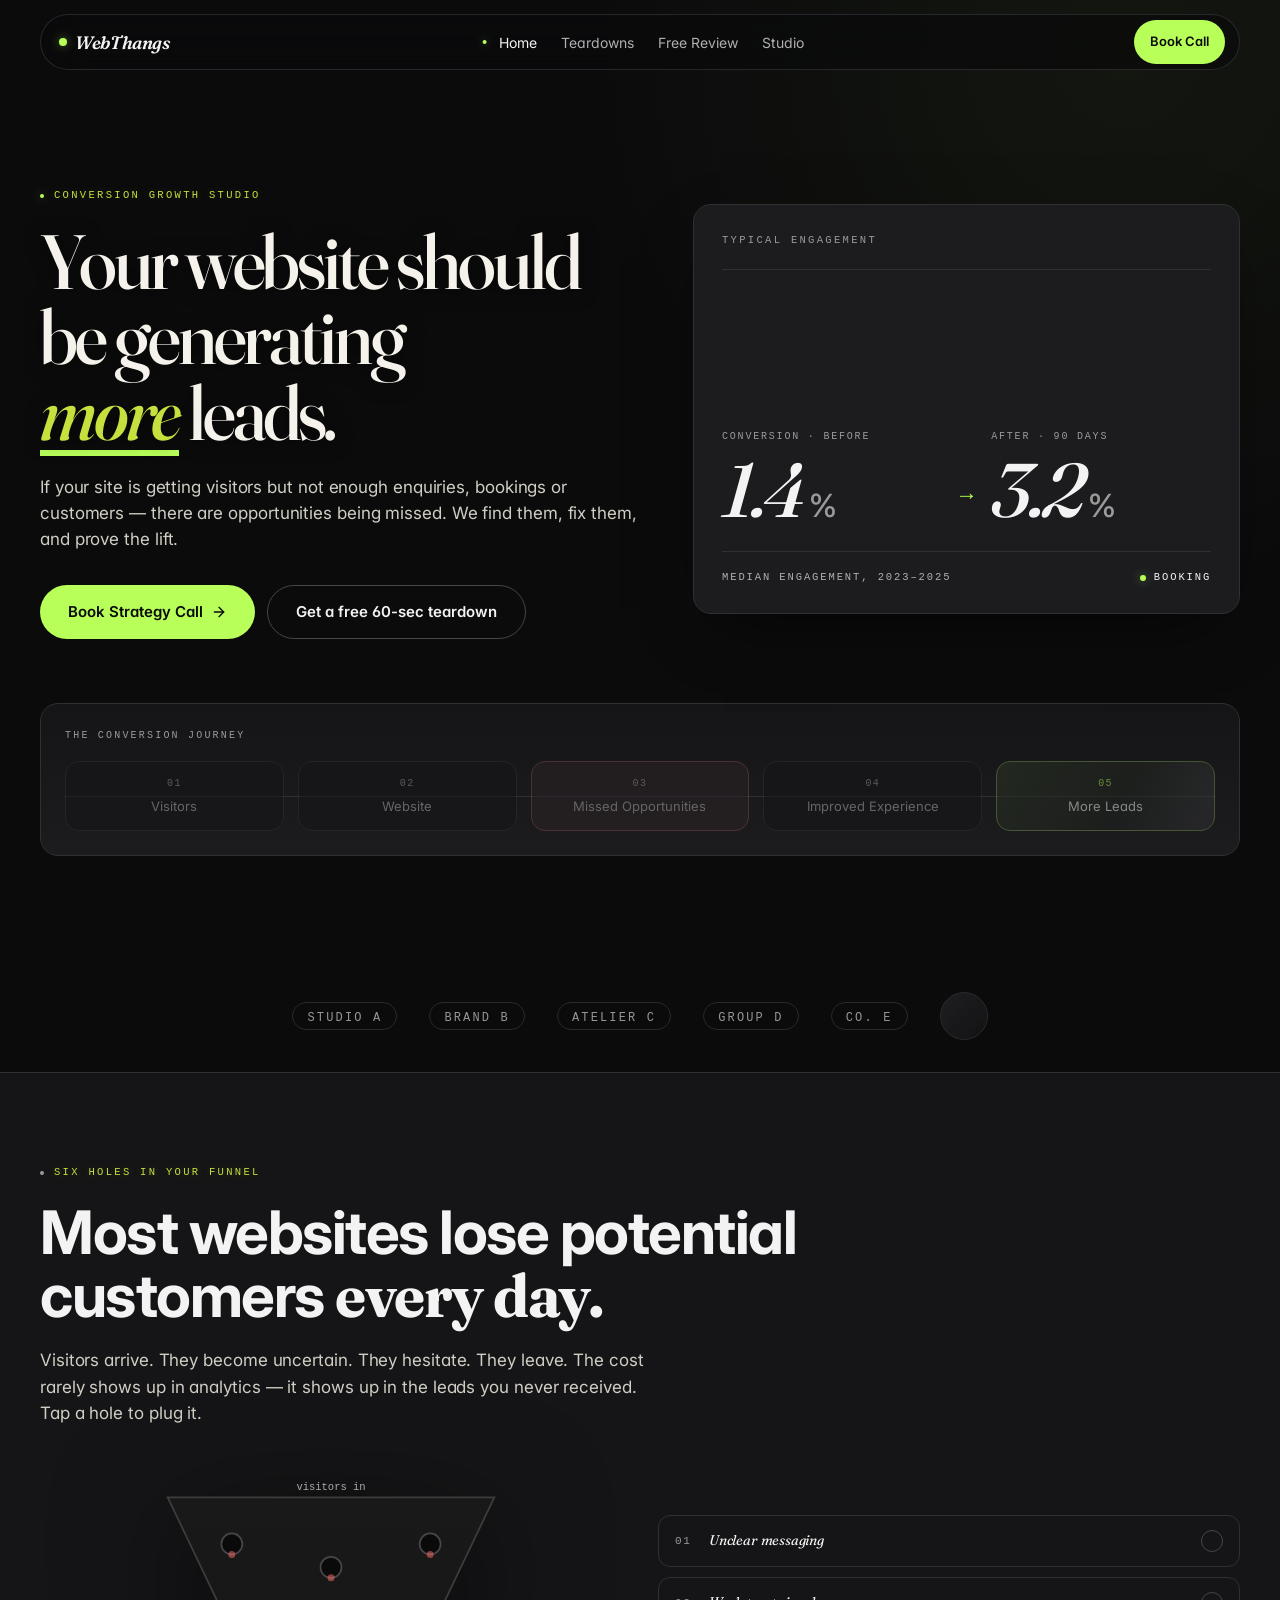
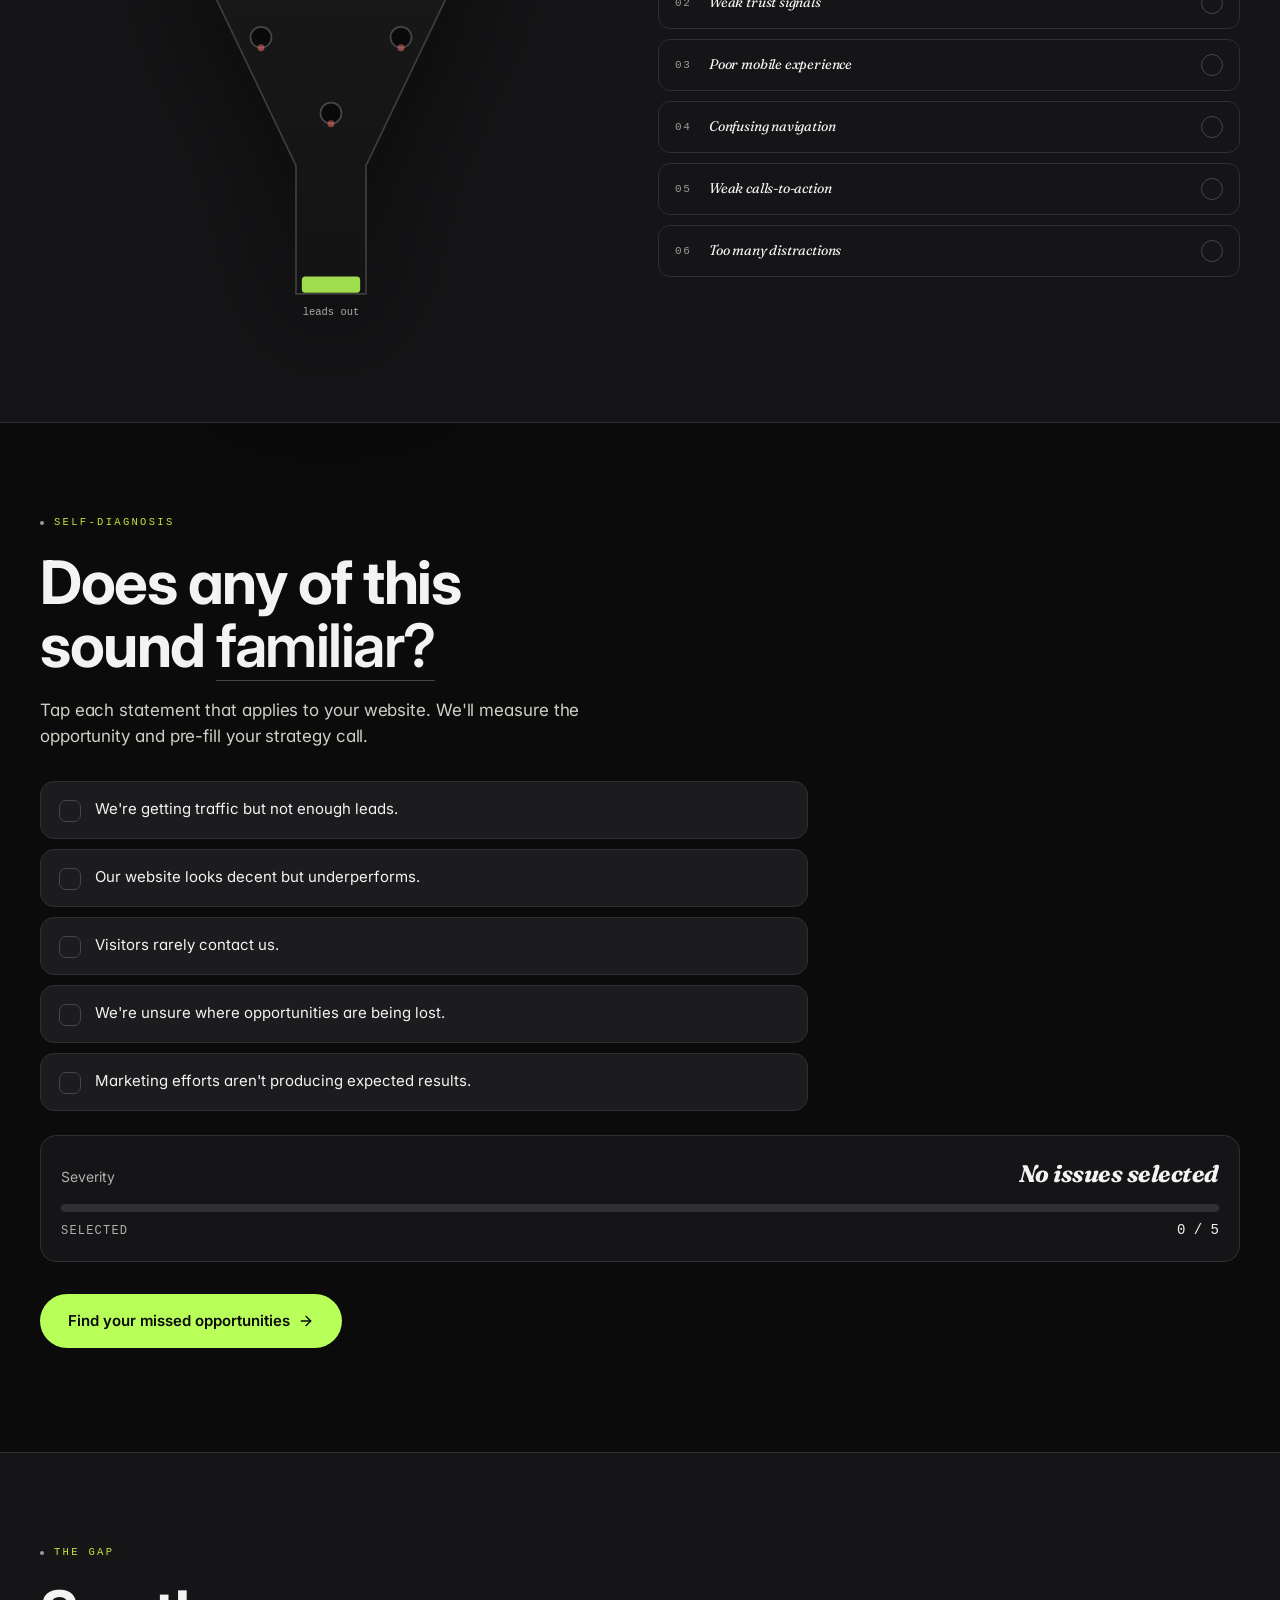
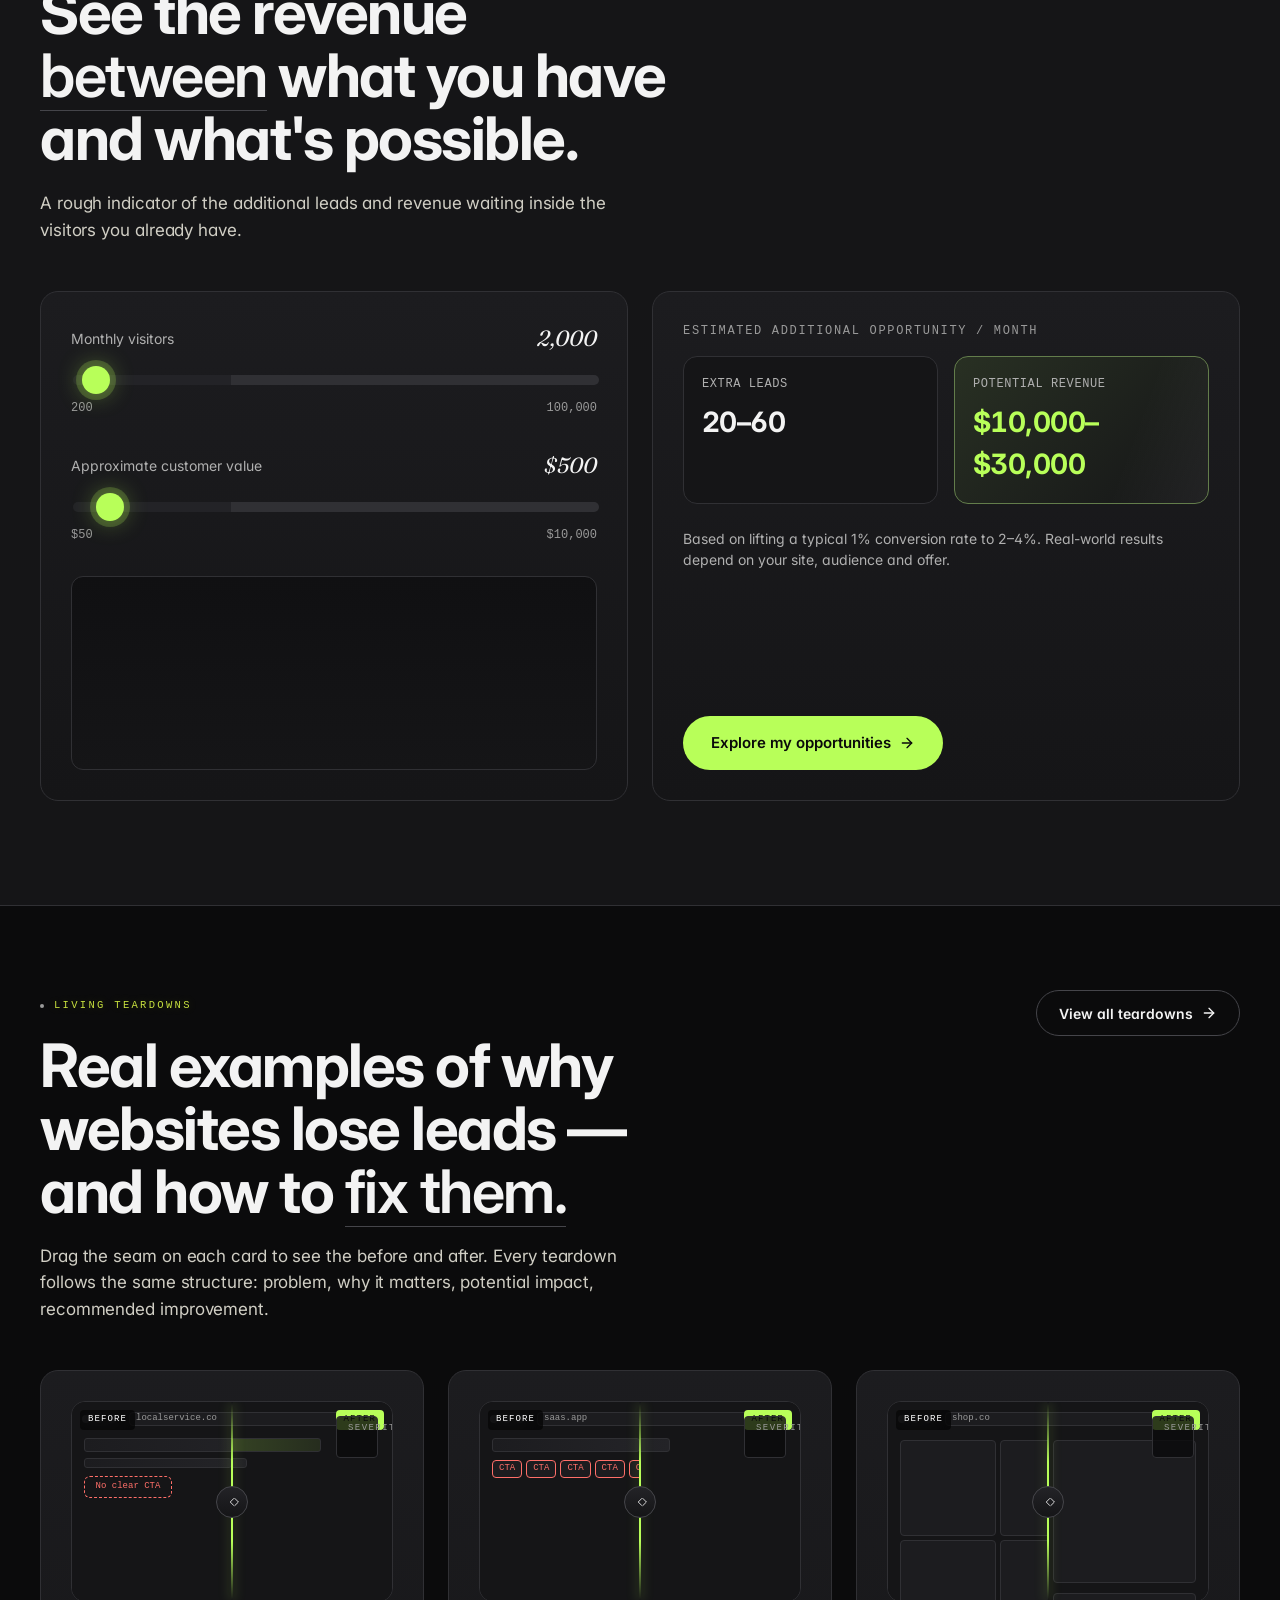
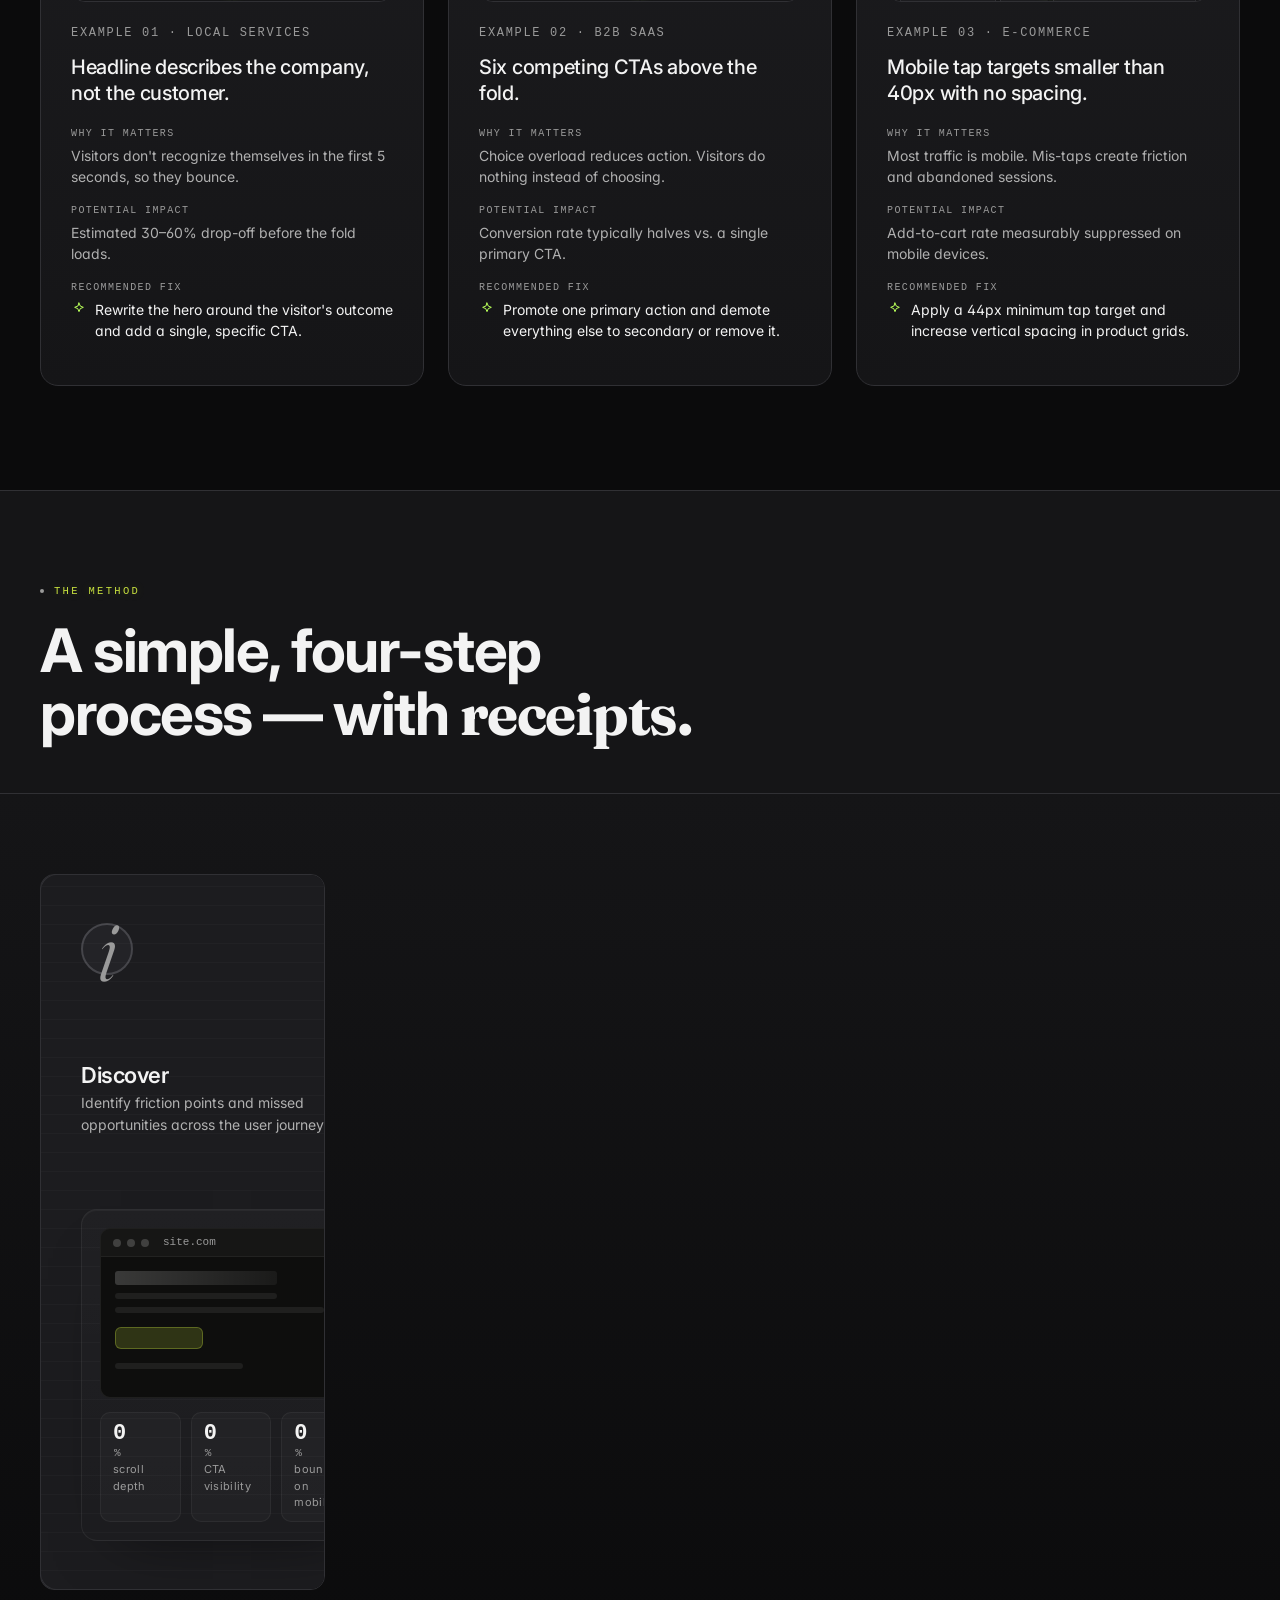
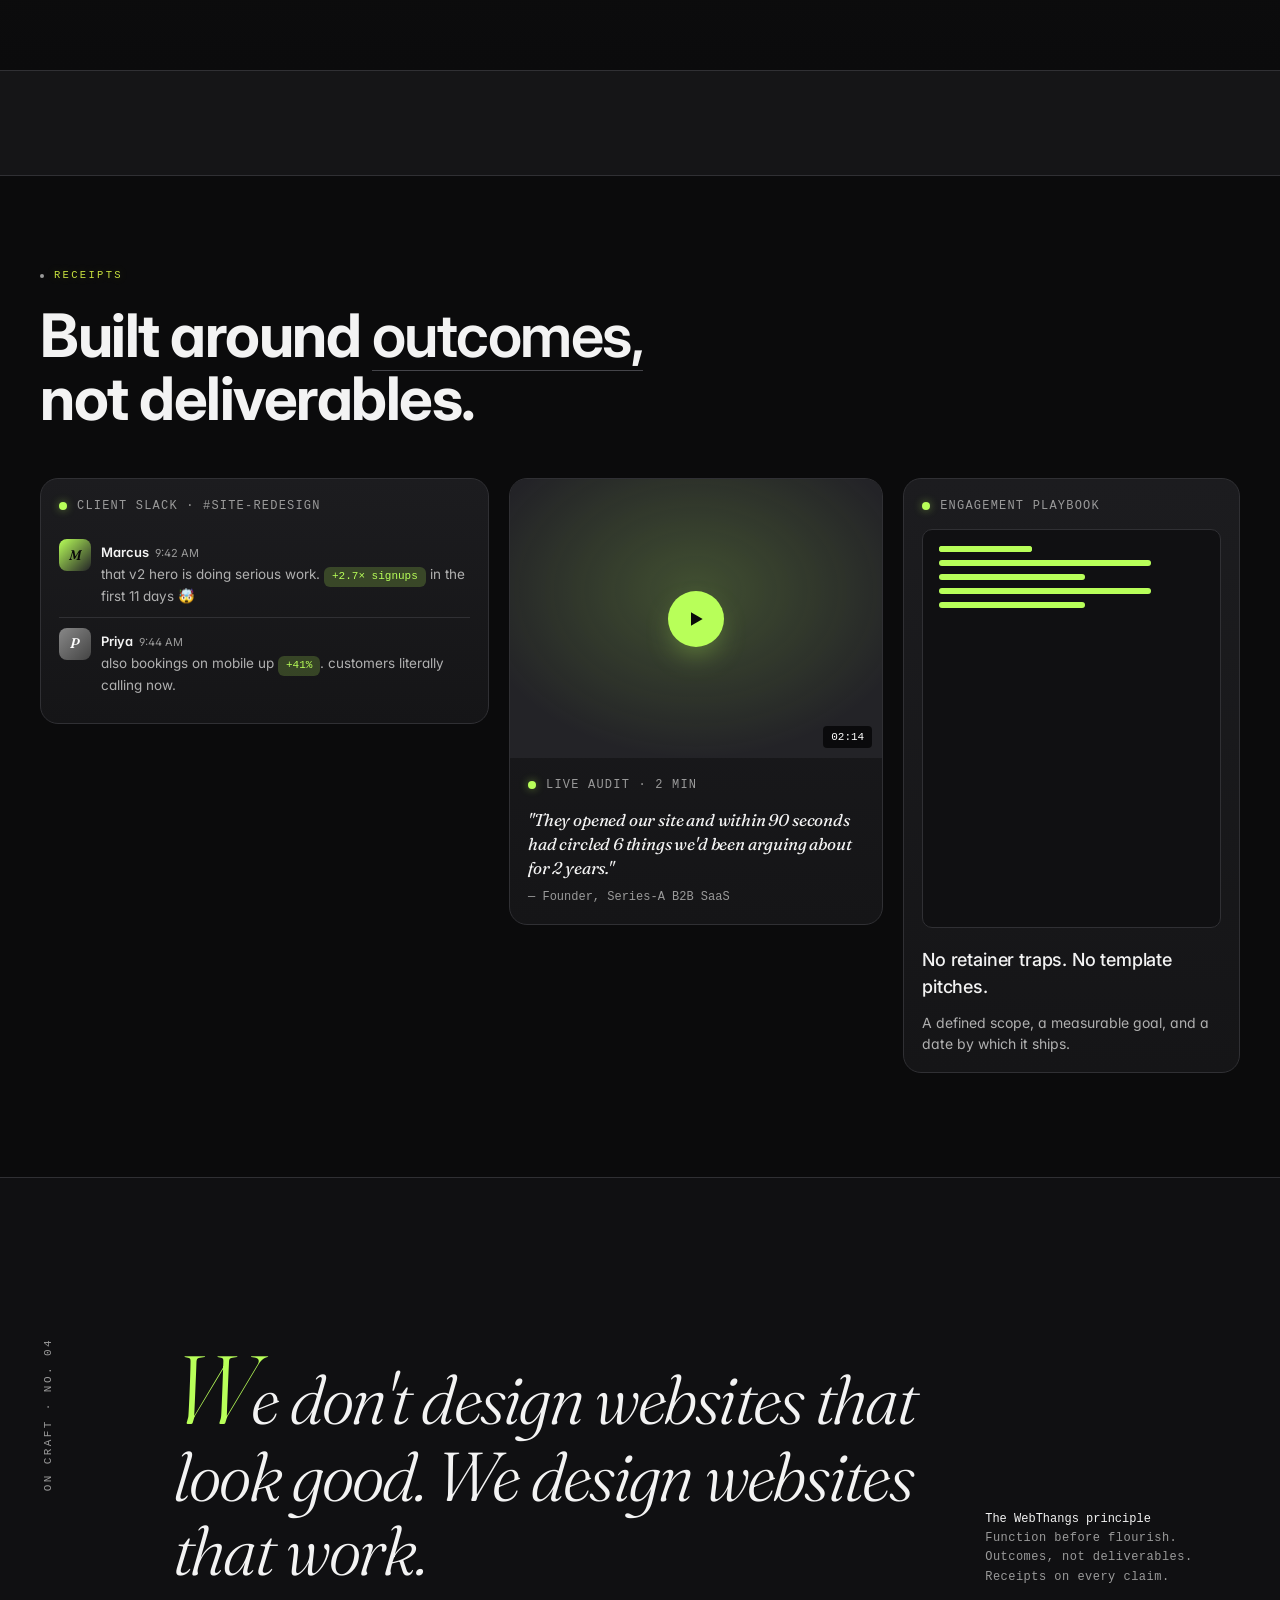
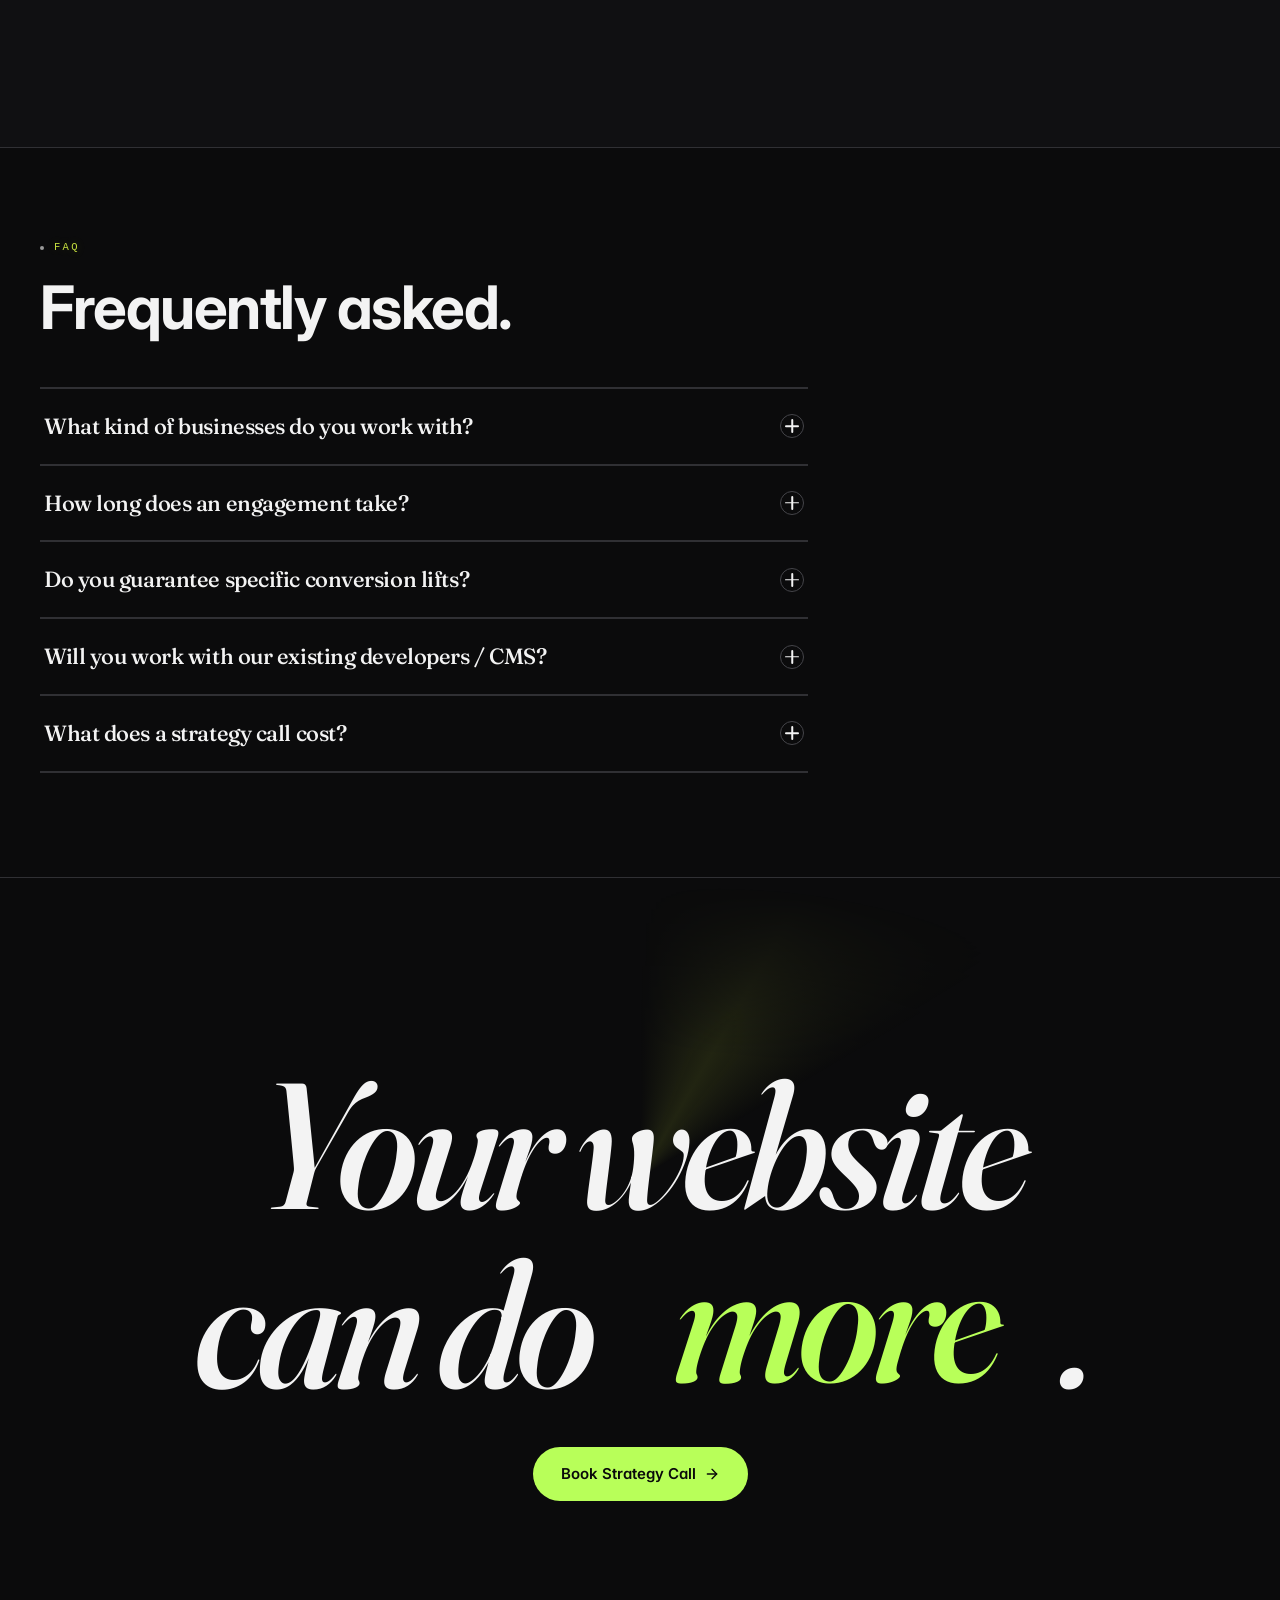
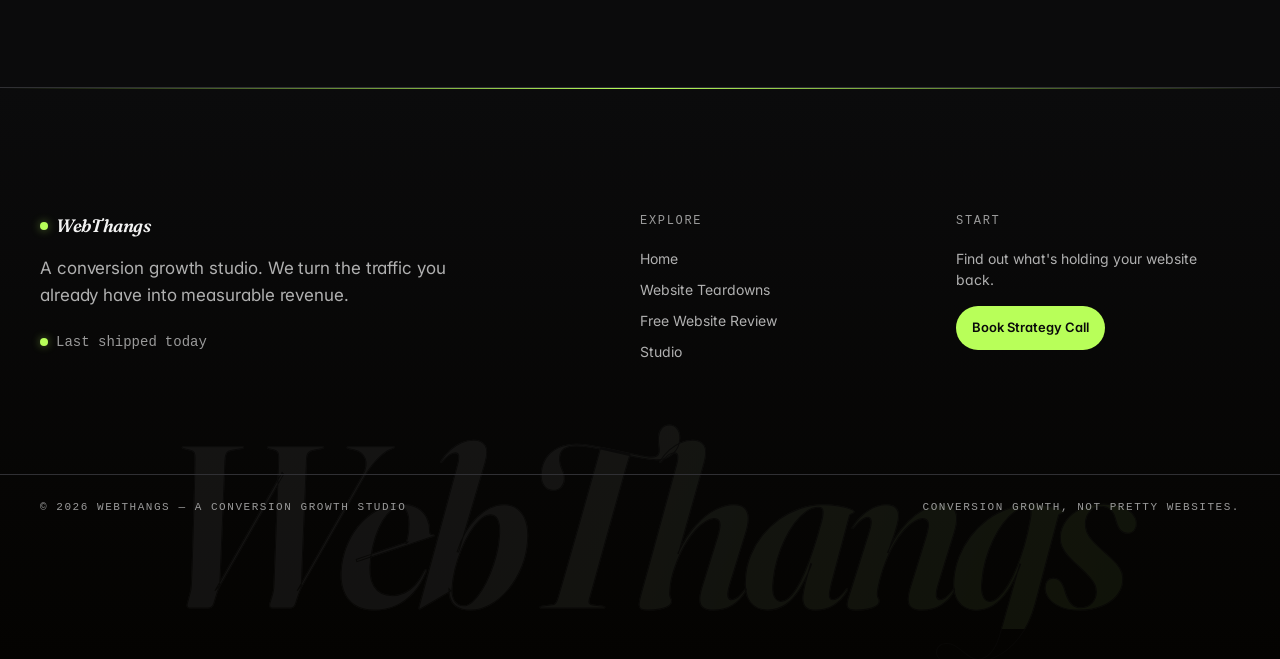
<file: index.html>
<!doctype html>
<html lang="en">
<head>
<meta charset="utf-8" />
<meta name="viewport" content="width=device-width, initial-scale=1, viewport-fit=cover" />
<title>WebThangs — Turn website visitors into customers</title>
<meta name="description" content="WebThangs is a conversion growth studio. We help businesses generate more leads from the traffic they already have." />
<meta property="og:title" content="WebThangs — Turn website visitors into customers" />
<meta property="og:description" content="A conversion growth studio. Live audits, real teardowns, measurable lift." />
<meta property="og:type" content="website" />
<meta name="theme-color" content="#0B0B0B" />

<link rel="preconnect" href="https://fonts.googleapis.com" />
<link rel="preconnect" href="https://fonts.gstatic.com" crossorigin />
<link rel="stylesheet" href="assets/fonts/inter.css" />
<link rel="stylesheet" href="assets/fonts/fraunces.css" />
<link rel="stylesheet" href="assets/fonts/jetbrains.css" />
<link rel="stylesheet" href="assets/styles.css" />
</head>
<body>
<a class="skip-link" href="#main">Skip to main content</a>

<div id="site-header"></div>

<main id="main" tabindex="-1">

<!-- HERO ─────────────────────────────────────────────────── -->
<section class="relative overflow-hidden">
  <div class="hero-glow" aria-hidden="true"></div>
  <div class="container-wt section-y relative">
    <div class="hero-grid">
      <div>
        <span class="eyebrow">Conversion Growth Studio</span>
        <h1 class="h-hero mt-5 text-balance" data-words>Your website should be generating <span class="hero-accent">more</span> leads.</h1>
        <p class="body-lg mt-6 reading">If your site is getting visitors but not enough enquiries, bookings or customers — there are opportunities being missed. We find them, fix them, and prove the lift.</p>
        <div class="mt-8 flex flex-wrap items-center gap-3">
          <a class="btn btn-primary btn-lg" href="book.html">Book Strategy Call
            <svg class="icon" viewBox="0 0 24 24" fill="none" stroke="currentColor" stroke-width="2" stroke-linecap="round" stroke-linejoin="round"><line x1="5" y1="12" x2="19" y2="12"/><polyline points="12 5 19 12 12 19"/></svg>
          </a>
          <a class="btn btn-secondary btn-lg" href="free-review.html">Get a free 60-sec teardown</a>
        </div>
      </div>

      <!-- Editorial hero card (static; replaces looping audit-mock) -->
      <aside class="audit-mock">
        <div class="editorial">
          <div>
            <div class="label">Conversion · before</div>
            <div class="value">1.4<span class="unit">%</span></div>
          </div>
          <div class="arrow">→</div>
          <div>
            <div class="label">After · 90 days</div>
            <div class="value after">3.2<span class="unit">%</span></div>
          </div>
        </div>
        <div class="foot">
          <span class="tag">Median engagement, 2023–2025</span>
          <span class="live">Booking</span>
        </div>
      </aside>
    </div>

    <!-- Journey rail -->
    <div class="journey-rail">
      <div class="label">The conversion journey</div>
      <div class="journey-track">
        <div class="journey-node"><span class="num">01</span><span>Visitors</span></div>
        <div class="journey-node"><span class="num">02</span><span>Website</span></div>
        <div class="journey-node warn"><span class="num">03</span><span>Missed Opportunities</span></div>
        <div class="journey-node"><span class="num">04</span><span>Improved Experience</span></div>
        <div class="journey-node accent"><span class="num">05</span><span>More Leads</span></div>
      </div>
    </div>
  </div>

<!-- AUDIT: trust band — placeholder slots for real logos / headshot -->
<section aria-label="Studios and brands we've shipped lift for" class="container-wt">
  <div class="trust-band">
    <span class="trust-logo" data-trust-logo="1">Studio A</span>
    <span class="trust-logo" data-trust-logo="2">Brand B</span>
    <span class="trust-logo" data-trust-logo="3">Atelier C</span>
    <span class="trust-logo" data-trust-logo="4">Group D</span>
    <span class="trust-logo" data-trust-logo="5">Co. E</span>
    <span class="trust-portrait" data-portrait="founder" aria-label="Founder portrait placeholder"></span>
  </div>
</section>

<!-- PROBLEM (Funnel) ──────────────────────────────────────── -->
<section class="bg-surface border-y">
  <div class="container-wt section-y">
    <div class="max-w-3xl">
      <span class="eyebrow">Six Holes In Your Funnel</span>
      <h2 class="h-section mt-5 text-balance">Most websites lose potential customers <span class="font-serif allow-italic u-color-fg">every day.</span></h2>
      <p class="body-lg mt-5 reading">Visitors arrive. They become uncertain. They hesitate. They leave. The cost rarely shows up in analytics — it shows up in the leads you never received. Tap a hole to plug it.</p>
    </div>

    <div class="funnel-wrap">
      <!-- Funnel SVG -->
      <svg class="funnel-svg" viewBox="0 0 360 380" role="img" aria-label="Conversion funnel diagram showing six holes where visitors drop off">
        <defs>
          <linearGradient id="funnelGrad" x1="0" y1="0" x2="0" y2="1">
            <stop offset="0%" stop-color="#191919"/>
            <stop offset="100%" stop-color="#131313"/>
          </linearGradient>
        </defs>
        <!-- funnel body -->
        <path d="M40,20 L320,20 L210,250 L210,360 L150,360 L150,250 Z"
              fill="url(#funnelGrad)" stroke="#3d3d3d" stroke-width="1.5"/>
        <!-- holes -->
        <g class="funnel-hole" data-idx="1" transform="translate(95,60)">
          <circle class="hole-circle" r="9" fill="#0a0a0a" stroke="#ff6f69" stroke-width="1.5"/>
          <circle class="drip" cx="0" cy="9" r="3" fill="#ff6f69"/>
        </g>
        <g class="funnel-hole" data-idx="2" transform="translate(180,80)">
          <circle class="hole-circle" r="9" fill="#0a0a0a" stroke="#ff6f69" stroke-width="1.5"/>
          <circle class="drip u-drip-d4" cx="0" cy="9" r="3" fill="#ff6f69"/>
        </g>
        <g class="funnel-hole" data-idx="3" transform="translate(265,60)">
          <circle class="hole-circle" r="9" fill="#0a0a0a" stroke="#ff6f69" stroke-width="1.5"/>
          <circle class="drip u-drip-d8" cx="0" cy="9" r="3" fill="#ff6f69"/>
        </g>
        <g class="funnel-hole" data-idx="4" transform="translate(120,140)">
          <circle class="hole-circle" r="9" fill="#0a0a0a" stroke="#ff6f69" stroke-width="1.5"/>
          <circle class="drip u-drip-d2" cx="0" cy="9" r="3" fill="#ff6f69"/>
        </g>
        <g class="funnel-hole" data-idx="5" transform="translate(240,140)">
          <circle class="hole-circle" r="9" fill="#0a0a0a" stroke="#ff6f69" stroke-width="1.5"/>
          <circle class="drip u-drip-d12" cx="0" cy="9" r="3" fill="#ff6f69"/>
        </g>
        <g class="funnel-hole" data-idx="6" transform="translate(180,205)">
          <circle class="hole-circle" r="9" fill="#0a0a0a" stroke="#ff6f69" stroke-width="1.5"/>
          <circle class="drip u-drip-d6" cx="0" cy="9" r="3" fill="#ff6f69"/>
        </g>
        <!-- output drop -->
        <rect x="155" y="345" width="50" height="14" rx="3" fill="#b8ff59" opacity="0.85"/>
        <text x="180" y="378" font-family="ui-monospace,monospace" font-size="9" fill="#ababab" text-anchor="middle">leads out</text>
        <text x="180" y="14" font-family="ui-monospace,monospace" font-size="9" fill="#ababab" text-anchor="middle">visitors in</text>
      </svg>

      <ol class="funnel-labels">
        <li class="funnel-label" data-idx="1"><span class="num">01</span><span>Unclear messaging</span><span class="check"><svg width="12" height="12" viewBox="0 0 24 24" fill="none" stroke="currentColor" stroke-width="3" stroke-linecap="round" stroke-linejoin="round"><polyline points="20 6 9 17 4 12"/></svg></span></li>
        <li class="funnel-label" data-idx="2"><span class="num">02</span><span>Weak trust signals</span><span class="check"><svg width="12" height="12" viewBox="0 0 24 24" fill="none" stroke="currentColor" stroke-width="3" stroke-linecap="round" stroke-linejoin="round"><polyline points="20 6 9 17 4 12"/></svg></span></li>
        <li class="funnel-label" data-idx="3"><span class="num">03</span><span>Poor mobile experience</span><span class="check"><svg width="12" height="12" viewBox="0 0 24 24" fill="none" stroke="currentColor" stroke-width="3" stroke-linecap="round" stroke-linejoin="round"><polyline points="20 6 9 17 4 12"/></svg></span></li>
        <li class="funnel-label" data-idx="4"><span class="num">04</span><span>Confusing navigation</span><span class="check"><svg width="12" height="12" viewBox="0 0 24 24" fill="none" stroke="currentColor" stroke-width="3" stroke-linecap="round" stroke-linejoin="round"><polyline points="20 6 9 17 4 12"/></svg></span></li>
        <li class="funnel-label" data-idx="5"><span class="num">05</span><span>Weak calls-to-action</span><span class="check"><svg width="12" height="12" viewBox="0 0 24 24" fill="none" stroke="currentColor" stroke-width="3" stroke-linecap="round" stroke-linejoin="round"><polyline points="20 6 9 17 4 12"/></svg></span></li>
        <li class="funnel-label" data-idx="6"><span class="num">06</span><span>Too many distractions</span><span class="check"><svg width="12" height="12" viewBox="0 0 24 24" fill="none" stroke="currentColor" stroke-width="3" stroke-linecap="round" stroke-linejoin="round"><polyline points="20 6 9 17 4 12"/></svg></span></li>
      </ol>
    </div>
  </div>
</section>

<!-- TRIAGE ───────────────────────────────────────────────── -->
<section>
  <div class="container-wt section-y">
    <div class="max-w-3xl">
      <span class="eyebrow">Self-Diagnosis</span>
      <h2 class="h-section mt-5 text-balance">Does any of this sound <span class="font-serif italic u-color-primary">familiar?</span></h2>
      <p class="body-lg mt-5 reading">Tap each statement that applies to your website. We'll measure the opportunity and pre-fill your strategy call.</p>
    </div>

    <ul class="triage">
      <li class="triage-item" data-issue="Traffic but not enough leads">
        <span class="triage-check"><svg viewBox="0 0 24 24" fill="none" stroke="currentColor" stroke-width="3" stroke-linecap="round" stroke-linejoin="round"><polyline points="20 6 9 17 4 12"/></svg></span>
        <span class="triage-text">We're getting traffic but not enough leads.</span>
      </li>
      <li class="triage-item" data-issue="Looks decent but underperforms">
        <span class="triage-check"><svg viewBox="0 0 24 24" fill="none" stroke="currentColor" stroke-width="3" stroke-linecap="round" stroke-linejoin="round"><polyline points="20 6 9 17 4 12"/></svg></span>
        <span class="triage-text">Our website looks decent but underperforms.</span>
      </li>
      <li class="triage-item" data-issue="Visitors rarely contact us">
        <span class="triage-check"><svg viewBox="0 0 24 24" fill="none" stroke="currentColor" stroke-width="3" stroke-linecap="round" stroke-linejoin="round"><polyline points="20 6 9 17 4 12"/></svg></span>
        <span class="triage-text">Visitors rarely contact us.</span>
      </li>
      <li class="triage-item" data-issue="Unsure where opportunities are lost">
        <span class="triage-check"><svg viewBox="0 0 24 24" fill="none" stroke="currentColor" stroke-width="3" stroke-linecap="round" stroke-linejoin="round"><polyline points="20 6 9 17 4 12"/></svg></span>
        <span class="triage-text">We're unsure where opportunities are being lost.</span>
      </li>
      <li class="triage-item" data-issue="Marketing not producing results">
        <span class="triage-check"><svg viewBox="0 0 24 24" fill="none" stroke="currentColor" stroke-width="3" stroke-linecap="round" stroke-linejoin="round"><polyline points="20 6 9 17 4 12"/></svg></span>
        <span class="triage-text">Marketing efforts aren't producing expected results.</span>
      </li>
    </ul>

    <div class="triage-meter">
      <div class="triage-readout"><span>Severity</span><strong id="triageLabel">No issues selected</strong></div>
      <div class="triage-bar"><div class="triage-bar-fill"></div></div>
      <div class="triage-readout u-mt-2"><span class="font-mono text-xs uppercase u-track-wide">Selected</span><span id="triageCount" class="font-mono text-sm u-color-fg">0 / 5</span></div>
    </div>

    <div class="mt-8">
      <a class="btn btn-primary btn-lg" href="book.html">
        <span id="triageCta">Find your missed opportunities</span>
        <svg class="icon" viewBox="0 0 24 24" fill="none" stroke="currentColor" stroke-width="2" stroke-linecap="round" stroke-linejoin="round"><line x1="5" y1="12" x2="19" y2="12"/><polyline points="12 5 19 12 12 19"/></svg>
      </a>
    </div>
  </div>
</section>

<!-- ESTIMATOR ────────────────────────────────────────────── -->
<section class="bg-surface border-y">
  <div class="container-wt section-y">
    <div class="max-w-3xl">
      <span class="eyebrow">The Gap</span>
      <h2 class="h-section mt-5 text-balance">See the revenue <span class="font-serif italic u-color-primary">between</span> what you have and what's possible.</h2>
      <p class="body-lg mt-5 reading">A rough indicator of the additional leads and revenue waiting inside the visitors you already have.</p>
    </div>

    <div class="mt-12 u-grid-2">
      <div class="card-wt">
        <div class="u-col">
          <div>
            <div class="u-row-between u-mb-3">
              <label class="text-sm text-muted-foreground" for="visitors">Monthly visitors</label>
              <span id="visitorsOut" class="u-metric">2,000</span>
            </div>
            <input id="visitors" class="range" type="range" min="200" max="100000" step="100" value="2000" />
            <div class="flex justify-between text-xs text-text-muted tabular-nums font-mono u-mt-2"><span>200</span><span>100,000</span></div>
          </div>
          <div>
            <div class="u-row-between u-mb-3">
              <label class="text-sm text-muted-foreground" for="value">Approximate customer value</label>
              <span id="valueOut" class="u-metric">$500</span>
            </div>
            <input id="value" class="range" type="range" min="50" max="10000" step="50" value="500" />
            <div class="flex justify-between text-xs text-text-muted tabular-nums font-mono u-mt-2"><span>$50</span><span>$10,000</span></div>
          </div>
        </div>
        <svg id="gapChart" class="gap-chart mt-8" viewBox="0 0 600 220" preserveAspectRatio="none" aria-hidden="true"></svg>
      </div>
      <div class="card-wt u-col-between">
        <div>
          <div class="text-xs uppercase tracking-wider text-text-muted font-mono">Estimated additional opportunity / month</div>
          <div class="mt-4 u-grid-2-tight">
            <div class="stat"><div class="label">Extra leads</div><div class="value" id="leadsOut">20–60</div></div>
            <div class="stat accent"><div class="label">Potential revenue</div><div class="value" id="revOut">$10,000–$30,000</div></div>
          </div>
          <p class="mt-6 text-sm text-muted-foreground">Based on lifting a typical 1% conversion rate to 2–4%. Real-world results depend on your site, audience and offer.</p>
        </div>
        <div class="mt-8"><a class="btn btn-primary btn-lg" href="book.html">Explore my opportunities <svg class="icon" viewBox="0 0 24 24" fill="none" stroke="currentColor" stroke-width="2" stroke-linecap="round" stroke-linejoin="round"><line x1="5" y1="12" x2="19" y2="12"/><polyline points="12 5 19 12 12 19"/></svg></a></div>
      </div>
    </div>
  </div>
</section>

<style>
@media(min-width:900px){
  section .grid-2{grid-template-columns:1.1fr 1fr!important;}
}
</style>

<!-- TEARDOWN PREVIEW ─────────────────────────────────────── -->
<section id="teardowns-preview">
  <div class="container-wt section-y">
    <div class="md-row">
      <div class="max-w-2xl">
        <span class="eyebrow">Living Teardowns</span>
        <h2 class="h-section mt-5 text-balance">Real examples of why websites lose leads — and how to <span class="font-serif italic u-color-primary">fix them.</span></h2>
        <p class="body-lg mt-5 reading">Drag the seam on each card to see the before and after. Every teardown follows the same structure: problem, why it matters, potential impact, recommended improvement.</p>
      </div>
      <a class="btn btn-secondary self-start" href="teardowns.html">View all teardowns
        <svg class="icon" viewBox="0 0 24 24" fill="none" stroke="currentColor" stroke-width="2" stroke-linecap="round" stroke-linejoin="round"><line x1="5" y1="12" x2="19" y2="12"/><polyline points="12 5 19 12 12 19"/></svg>
      </a>
    </div>

    <div class="teardown-grid">

      <article class="card-wt hover-lift">
        <div class="tc-thumb">
          <div class="sev" data-sev="4"></div>
          <div class="seam-wrap" data-seam="50">
            <div class="seam-before">
              <div class="fake-browser">
                <div class="bar"><span class="b"></span><span class="b"></span><span class="b"></span><span class="url">localservice.co</span></div>
                <div class="body"><div class="skel h u-skel-60"></div><div class="skel u-skel-50"></div><div class="no-cta">No clear CTA</div></div>
              </div>
            </div>
            <div class="seam-after">
              <div class="fake-browser">
                <div class="bar"><span class="b"></span><span class="b"></span><span class="b"></span><span class="url">localservice.co</span></div>
                <div class="body"><div class="skel h u-skel-80"></div><div class="skel u-skel-55"></div><div class="good-cta">Book now</div></div>
              </div>
            </div>
            <span class="seam-tag before">Before</span>
            <span class="seam-tag after">After</span>
            <div class="seam-line"></div>
            <div class="seam-handle"><svg width="14" height="14" viewBox="0 0 24 24" fill="none" stroke="currentColor" stroke-width="2.5" stroke-linecap="round" stroke-linejoin="round"><polyline points="15 18 9 12 15 6"/><polyline points="9 18 15 12 9 6" transform="translate(8 0)"/></svg></div>
          </div>
        </div>
        <div class="text-xs uppercase tracking-wider text-text-muted font-mono">Example 01 · Local services</div>
        <h3 class="mt-3 text-xl leading-snug font-serif italic" style="font-weight:500">Headline describes the company, not the customer.</h3>
        <dl class="mt-5 row" style="display:grid;gap:16px;font-size:14px">
          <div><dt>Why it matters</dt><dd>Visitors don't recognize themselves in the first 5 seconds, so they bounce.</dd></div>
          <div><dt>Potential impact</dt><dd>Estimated 30–60% drop-off before the fold loads.</dd></div>
          <div><dt>Recommended fix</dt><dd class="accent"><svg viewBox="0 0 24 24" fill="none" stroke="currentColor" stroke-width="2" stroke-linecap="round" stroke-linejoin="round"><path d="M12 3l1.9 4.6L18.5 9.5l-4.6 1.9L12 16l-1.9-4.6L5.5 9.5l4.6-1.9z"/></svg><span>Rewrite the hero around the visitor's outcome and add a single, specific CTA.</span></dd></div>
        </dl>
      </article>

      <article class="card-wt hover-lift">
        <div class="tc-thumb">
          <div class="sev" data-sev="5"></div>
          <div class="seam-wrap" data-seam="50">
            <div class="seam-before">
              <div class="fake-browser">
                <div class="bar"><span class="b"></span><span class="b"></span><span class="b"></span><span class="url">saas.app</span></div>
                <div class="body"><div class="skel h" style="width:50%"></div>
                  <div class="cta-row"><span class="cta-chip bad">CTA</span><span class="cta-chip bad">CTA</span><span class="cta-chip bad">CTA</span><span class="cta-chip bad">CTA</span><span class="cta-chip bad">CTA</span><span class="cta-chip bad">CTA</span></div>
                </div>
              </div>
            </div>
            <div class="seam-after">
              <div class="fake-browser">
                <div class="bar"><span class="b"></span><span class="b"></span><span class="b"></span><span class="url">saas.app</span></div>
                <div class="body"><div class="skel h u-skel-60"></div>
                  <div class="cta-row"><span class="cta-chip on">Start free</span></div>
                  <div class="skel" style="width:40%;margin-top:4px"></div>
                </div>
              </div>
            </div>
            <span class="seam-tag before">Before</span>
            <span class="seam-tag after">After</span>
            <div class="seam-line"></div>
            <div class="seam-handle"><svg width="14" height="14" viewBox="0 0 24 24" fill="none" stroke="currentColor" stroke-width="2.5" stroke-linecap="round" stroke-linejoin="round"><polyline points="15 18 9 12 15 6"/><polyline points="9 18 15 12 9 6" transform="translate(8 0)"/></svg></div>
          </div>
        </div>
        <div class="text-xs uppercase tracking-wider text-text-muted font-mono">Example 02 · B2B SaaS</div>
        <h3 class="mt-3 text-xl leading-snug font-serif italic" style="font-weight:500">Six competing CTAs above the fold.</h3>
        <dl class="mt-5 row" style="display:grid;gap:16px;font-size:14px">
          <div><dt>Why it matters</dt><dd>Choice overload reduces action. Visitors do nothing instead of choosing.</dd></div>
          <div><dt>Potential impact</dt><dd>Conversion rate typically halves vs. a single primary CTA.</dd></div>
          <div><dt>Recommended fix</dt><dd class="accent"><svg viewBox="0 0 24 24" fill="none" stroke="currentColor" stroke-width="2" stroke-linecap="round" stroke-linejoin="round"><path d="M12 3l1.9 4.6L18.5 9.5l-4.6 1.9L12 16l-1.9-4.6L5.5 9.5l4.6-1.9z"/></svg><span>Promote one primary action and demote everything else to secondary or remove it.</span></dd></div>
        </dl>
      </article>

      <article class="card-wt hover-lift">
        <div class="tc-thumb">
          <div class="sev" data-sev="3"></div>
          <div class="seam-wrap" data-seam="50">
            <div class="seam-before">
              <div class="fake-browser">
                <div class="bar"><span class="b"></span><span class="b"></span><span class="b"></span><span class="url">shop.co</span></div>
                <div class="body"><div class="grid-mini"><div class="cell"></div><div class="cell"></div><div class="cell"></div><div class="cell"></div><div class="cell"></div><div class="cell"></div></div></div>
              </div>
            </div>
            <div class="seam-after">
              <div class="fake-browser">
                <div class="bar"><span class="b"></span><span class="b"></span><span class="b"></span><span class="url">shop.co</span></div>
                <div class="body"><div class="grid-mini lg"><div class="cell"></div><div class="cell"></div><div class="cell"></div><div class="cell"></div></div></div>
              </div>
            </div>
            <span class="seam-tag before">Before</span>
            <span class="seam-tag after">After</span>
            <div class="seam-line"></div>
            <div class="seam-handle"><svg width="14" height="14" viewBox="0 0 24 24" fill="none" stroke="currentColor" stroke-width="2.5" stroke-linecap="round" stroke-linejoin="round"><polyline points="15 18 9 12 15 6"/><polyline points="9 18 15 12 9 6" transform="translate(8 0)"/></svg></div>
          </div>
        </div>
        <div class="text-xs uppercase tracking-wider text-text-muted font-mono">Example 03 · E-commerce</div>
        <h3 class="mt-3 text-xl leading-snug font-serif italic" style="font-weight:500">Mobile tap targets smaller than 40px with no spacing.</h3>
        <dl class="mt-5 row" style="display:grid;gap:16px;font-size:14px">
          <div><dt>Why it matters</dt><dd>Most traffic is mobile. Mis-taps create friction and abandoned sessions.</dd></div>
          <div><dt>Potential impact</dt><dd>Add-to-cart rate measurably suppressed on mobile devices.</dd></div>
          <div><dt>Recommended fix</dt><dd class="accent"><svg viewBox="0 0 24 24" fill="none" stroke="currentColor" stroke-width="2" stroke-linecap="round" stroke-linejoin="round"><path d="M12 3l1.9 4.6L18.5 9.5l-4.6 1.9L12 16l-1.9-4.6L5.5 9.5l4.6-1.9z"/></svg><span>Apply a 44px minimum tap target and increase vertical spacing in product grids.</span></dd></div>
        </dl>
      </article>

    </div>
  </div>
</section>

<!-- METHOD ───────────────────────────────────────────────── -->
<section id="how-it-works" class="bg-surface border-y">
  <div class="container-wt section-y">
    <div class="max-w-3xl">
      <span class="eyebrow">The Method</span>
      <h2 class="h-section mt-5 text-balance">A simple, four-step process — with <span class="font-serif allow-italic u-color-fg">receipts.</span></h2>
    </div>

    <div class="method method-strip"><div class="method-track">

      <div class="method-step">
        <span class="method-num">i</span>
        <div>
          <h3>Discover</h3>
          <p>Identify friction points and missed opportunities across the user journey.</p>
        </div>
        <div class="vignette v-discover" data-vignette="discover">
          <div class="v-browser">
            <div class="v-bar"><i></i><i></i><i></i><span class="v-url">site.com</span></div>
            <div class="v-wire">
              <div class="v-headline"></div>
              <div class="v-line w70"></div>
              <div class="v-line w90"></div>
              <div class="v-cta"></div>
              <div class="v-line w55"></div>
              <div class="v-heat h1"></div>
              <div class="v-heat h2"></div>
              <div class="v-heat h3"></div>
              <div class="v-cursor" aria-hidden="true"></div>
            </div>
          </div>
          <div class="v-stats">
            <div><span class="v-num" data-count-to="78">0</span><span class="v-suf">%</span><em>scroll depth</em></div>
            <div><span class="v-num" data-count-to="42">0</span><span class="v-suf">%</span><em>CTA visibility</em></div>
            <div><span class="v-num" data-count-to="91">0</span><span class="v-suf">%</span><em>bounce on mobile</em></div>
          </div>
        </div>
      </div>

      <div class="method-step">
        <span class="method-num">ii</span>
        <div>
          <h3>Review</h3>
          <p>Analyze the website experience and user journey, end-to-end.</p>
        </div>
        <div class="vignette v-review" data-vignette="review">
          <div class="v-score">
            <div class="v-score-arc" aria-hidden="true">
              <svg viewBox="0 0 100 100"><circle cx="50" cy="50" r="44" class="track"/><circle cx="50" cy="50" r="44" class="fill" pathLength="100"/></svg>
              <div class="v-score-num"><span data-count-from="62" data-count-to="91">62</span><em>conversion score</em></div>
            </div>
          </div>
          <ul class="v-checks">
            <li data-status="pass"><span class="dot"></span><span>Headline scan</span><b>Pass</b></li>
            <li data-status="fail"><span class="dot"></span><span>CTA hierarchy</span><b>3 competing</b></li>
            <li data-status="fail"><span class="dot"></span><span>Mobile tap targets</span><b>32px avg</b></li>
            <li data-status="warn"><span class="dot"></span><span>Trust signals</span><b>Thin</b></li>
            <li data-status="pass"><span class="dot"></span><span>Page weight</span><b>1.2 MB</b></li>
          </ul>
        </div>
      </div>

      <div class="method-step">
        <span class="method-num">iii</span>
        <div>
          <h3>Recommend</h3>
          <p>Prioritize the most impactful improvements with projected lift.</p>
        </div>
        <div class="vignette v-recommend" data-vignette="recommend">
          <ul class="v-stack">
            <li><span class="r-tag">Rewrite hero copy</span><span class="r-bar"><i style="--w:78%"></i></span><span class="r-lift" data-count-to="18">+0%</span></li>
            <li><span class="r-tag">Single primary CTA</span><span class="r-bar"><i style="--w:62%"></i></span><span class="r-lift" data-count-to="12">+0%</span></li>
            <li><span class="r-tag minus">Remove 4 footer CTAs</span><span class="r-bar"><i style="--w:34%"></i></span><span class="r-lift" data-count-to="6">+0%</span></li>
            <li><span class="r-tag">Mobile spacing fix</span><span class="r-bar"><i style="--w:48%"></i></span><span class="r-lift" data-count-to="9">+0%</span></li>
          </ul>
          <div class="v-total">Projected lift <b><span data-count-to="45">0</span>%</b></div>
        </div>
      </div>

      <div class="method-step">
        <span class="method-num">iv</span>
        <div>
          <h3>Improve</h3>
          <p>Implement changes designed to support measurable business goals.</p>
        </div>
        <div class="vignette v-improve" data-vignette="improve">
          <div class="v-diff">
            <div class="v-diff-row del"><span class="g">−</span><code>&lt;h1&gt;We do many things&lt;/h1&gt;</code></div>
            <div class="v-diff-row add"><span class="g">+</span><code>&lt;h1&gt;Get more bookings in 30 days.&lt;/h1&gt;</code><span class="v-caret" aria-hidden="true"></span></div>
            <div class="v-diff-row del"><span class="g">−</span><code>&lt;Cta /&gt; &lt;Cta /&gt; &lt;Cta /&gt;</code></div>
            <div class="v-diff-row add"><span class="g">+</span><code>&lt;Cta primary="Book a call" /&gt;</code></div>
          </div>
          <div class="v-ship">
            <span class="v-ship-dot"></span>
            <span class="v-ship-text">deployed · <b>+34%</b> bookings in 14 days</span>
            <span class="v-ship-tag">live</span>
          </div>
        </div>
      </div>
    </div></div>
  </div>
</section>

<!-- RECEIPTS (Why work with us) ──────────────────────────── -->
<section>
  <div class="container-wt section-y">
    <div class="max-w-3xl">
      <span class="eyebrow">Receipts</span>
      <h2 class="h-section mt-5 text-balance">Built around <span class="font-serif italic u-color-primary">outcomes,</span> not deliverables.</h2>
    </div>

    <div class="receipts">
      <div class="receipt r-slack">
        <div class="r-head"><span class="r-dot"></span> client slack · #site-redesign</div>
        <div class="msg">
          <div class="av">M</div>
          <div>
            <div><span class="who">Marcus</span><span class="when">9:42 AM</span></div>
            <div class="text">that v2 hero is doing serious work. <span class="lift">+2.7× signups</span> in the first 11 days 🤯</div>
          </div>
        </div>
        <div class="msg">
          <div class="av" style="background:linear-gradient(135deg,#888,#444);color:#fff">P</div>
          <div>
            <div><span class="who">Priya</span><span class="when">9:44 AM</span></div>
            <div class="text">also bookings on mobile up <span class="lift">+41%</span>. customers literally calling now.</div>
          </div>
        </div>
      </div>

      <div class="receipt r-loom">
        <div class="video">
          <div class="play"><svg width="20" height="20" viewBox="0 0 24 24" fill="currentColor"><polygon points="6 4 20 12 6 20"/></svg></div>
          <div class="ts">02:14</div>
        </div>
        <div class="meta">
          <div class="r-head"><span class="r-dot"></span> live audit · 2 min</div>
          <p class="quote">"They opened our site and within 90 seconds had circled 6 things we'd been arguing about for 2 years."</p>
          <p class="by">— Founder, Series-A B2B SaaS</p>
        </div>
      </div>

      <div class="receipt r-play">
        <div class="r-head"><span class="r-dot"></span> engagement playbook</div>
        <div class="play-art">
          <div class="pl h"></div>
          <div class="pl m"></div>
          <div class="pl s"></div>
          <div class="pl m"></div>
          <div class="pl s"></div>
        </div>
        <h3 class="font-serif italic" style="font-size:18px;font-weight:500;letter-spacing:-0.01em">No retainer traps. No template pitches.</h3>
        <p class="mt-3 text-sm text-muted-foreground">A defined scope, a measurable goal, and a date by which it ships.</p>
      </div>
    </div>
  </div>
</section>

<!-- PULL QUOTE — editorial broadsheet (full-bleed asymmetric) ─────── -->
<section>
  <div class="container-wt">
    <div class="pull-quote-editorial">
      <p class="pq-eyebrow">On craft · No. 04</p>
      <blockquote>We don't design websites that look good. We design websites that <em class="font-serif" style="font-style:italic">work.</em></blockquote>
      <div class="pq-meta">
        <strong>The WebThangs principle</strong><br/>
        Function before flourish.<br/>
        Outcomes, not deliverables.<br/>
        Receipts on every claim.
      </div>
    </div>
  </div>
</section>

<!-- FAQ ──────────────────────────────────────────────────── -->
<section>
  <div class="container-wt section-y">
    <div class="max-w-3xl">
      <span class="eyebrow">FAQ</span>
      <h2 class="h-section mt-5 text-balance">Frequently asked.</h2>
    </div>
    <div class="faq mt-12">
      <details><summary>What kind of businesses do you work with?<span class="plus"></span></summary><div class="answer">Service businesses, B2B SaaS, e-commerce, and agencies — anyone with traffic that isn't converting at its potential. We focus on the quality of the opportunity, not the industry.</div></details>
      <details><summary>How long does an engagement take?<span class="plus"></span></summary><div class="answer">Most projects ship measurable improvements within 4–6 weeks. Full rebuilds run 8–12 weeks. We define the timeline upfront and stick to it.</div></details>
      <details><summary>Do you guarantee specific conversion lifts?<span class="plus"></span></summary><div class="answer">No honest agency does. What we guarantee is a clear hypothesis for every change, a measurement plan to validate it, and the honesty to call something that didn't work.</div></details>
      <details><summary>Will you work with our existing developers / CMS?<span class="plus"></span></summary><div class="answer">Yes. We work in Webflow, WordPress, Shopify, Next.js, and most custom stacks. If your team prefers to implement, we'll hand off Figma + Loom walkthroughs and review their work.</div></details>
      <details><summary>What does a strategy call cost?<span class="plus"></span></summary><div class="answer">Nothing. It's a focused 30–45 minute conversation about your goals and the biggest opportunities we can see. If there's a genuine fit, we'll talk scope. If not, we'll tell you what to do anyway.</div></details>
    </div>
  </div>
</section>

<!-- FINAL CTA ────────────────────────────────────────────── -->
<section class="final-cta">
  <div class="glow" aria-hidden="true"></div>
  <div class="container-wt relative">
    <h2 class="final-line">Your website can do <span class="final-rotator" data-words="more,leads,calls,bookings,revenue"><span>more</span></span>.</h2>
    <div class="mt-10 flex justify-center">
      <a class="btn btn-primary btn-lg" href="book.html">Book Strategy Call
        <svg class="icon" viewBox="0 0 24 24" fill="none" stroke="currentColor" stroke-width="2" stroke-linecap="round" stroke-linejoin="round"><line x1="5" y1="12" x2="19" y2="12"/><polyline points="12 5 19 12 12 19"/></svg>
      </a>
    </div>
  </div>
</section>

</main>

<div id="site-footer"></div>

<script src="assets/partials.js" defer></script>
<script src="assets/app.js" defer></script>
</body></html>
</file>
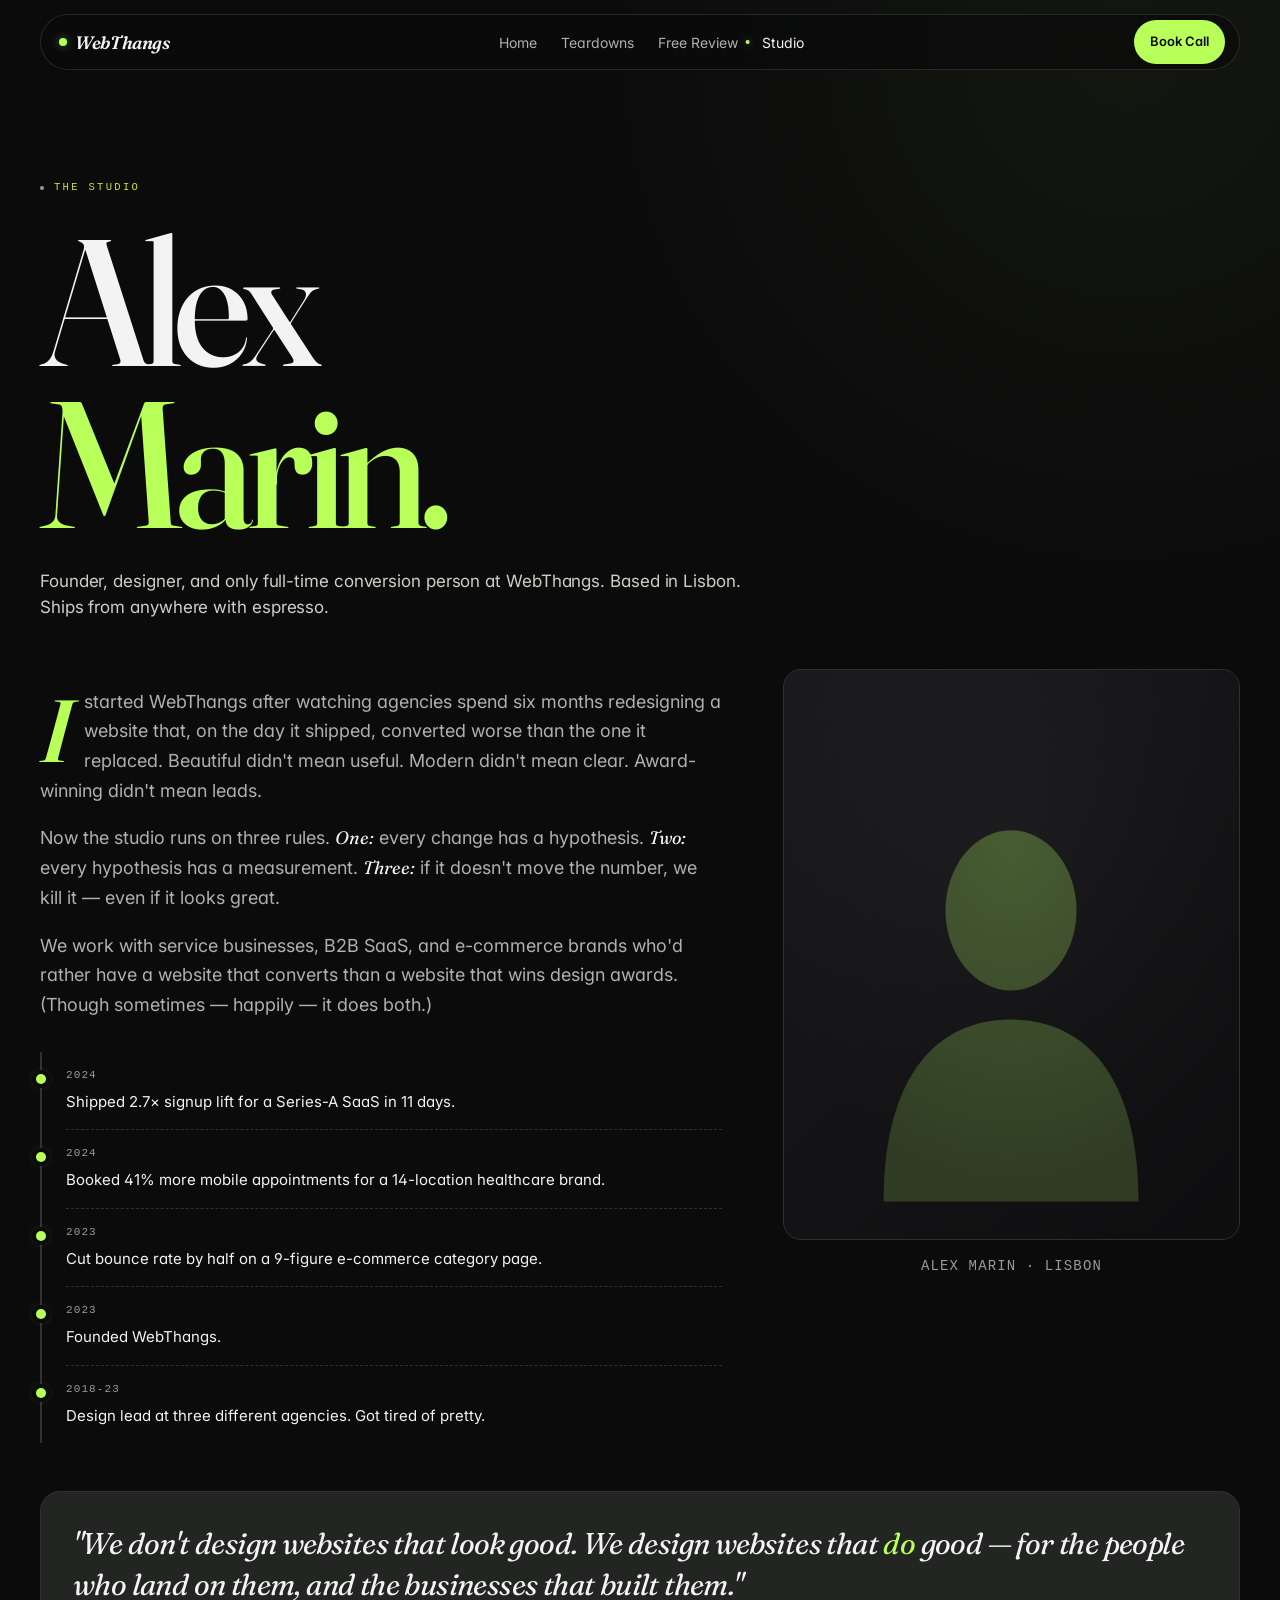
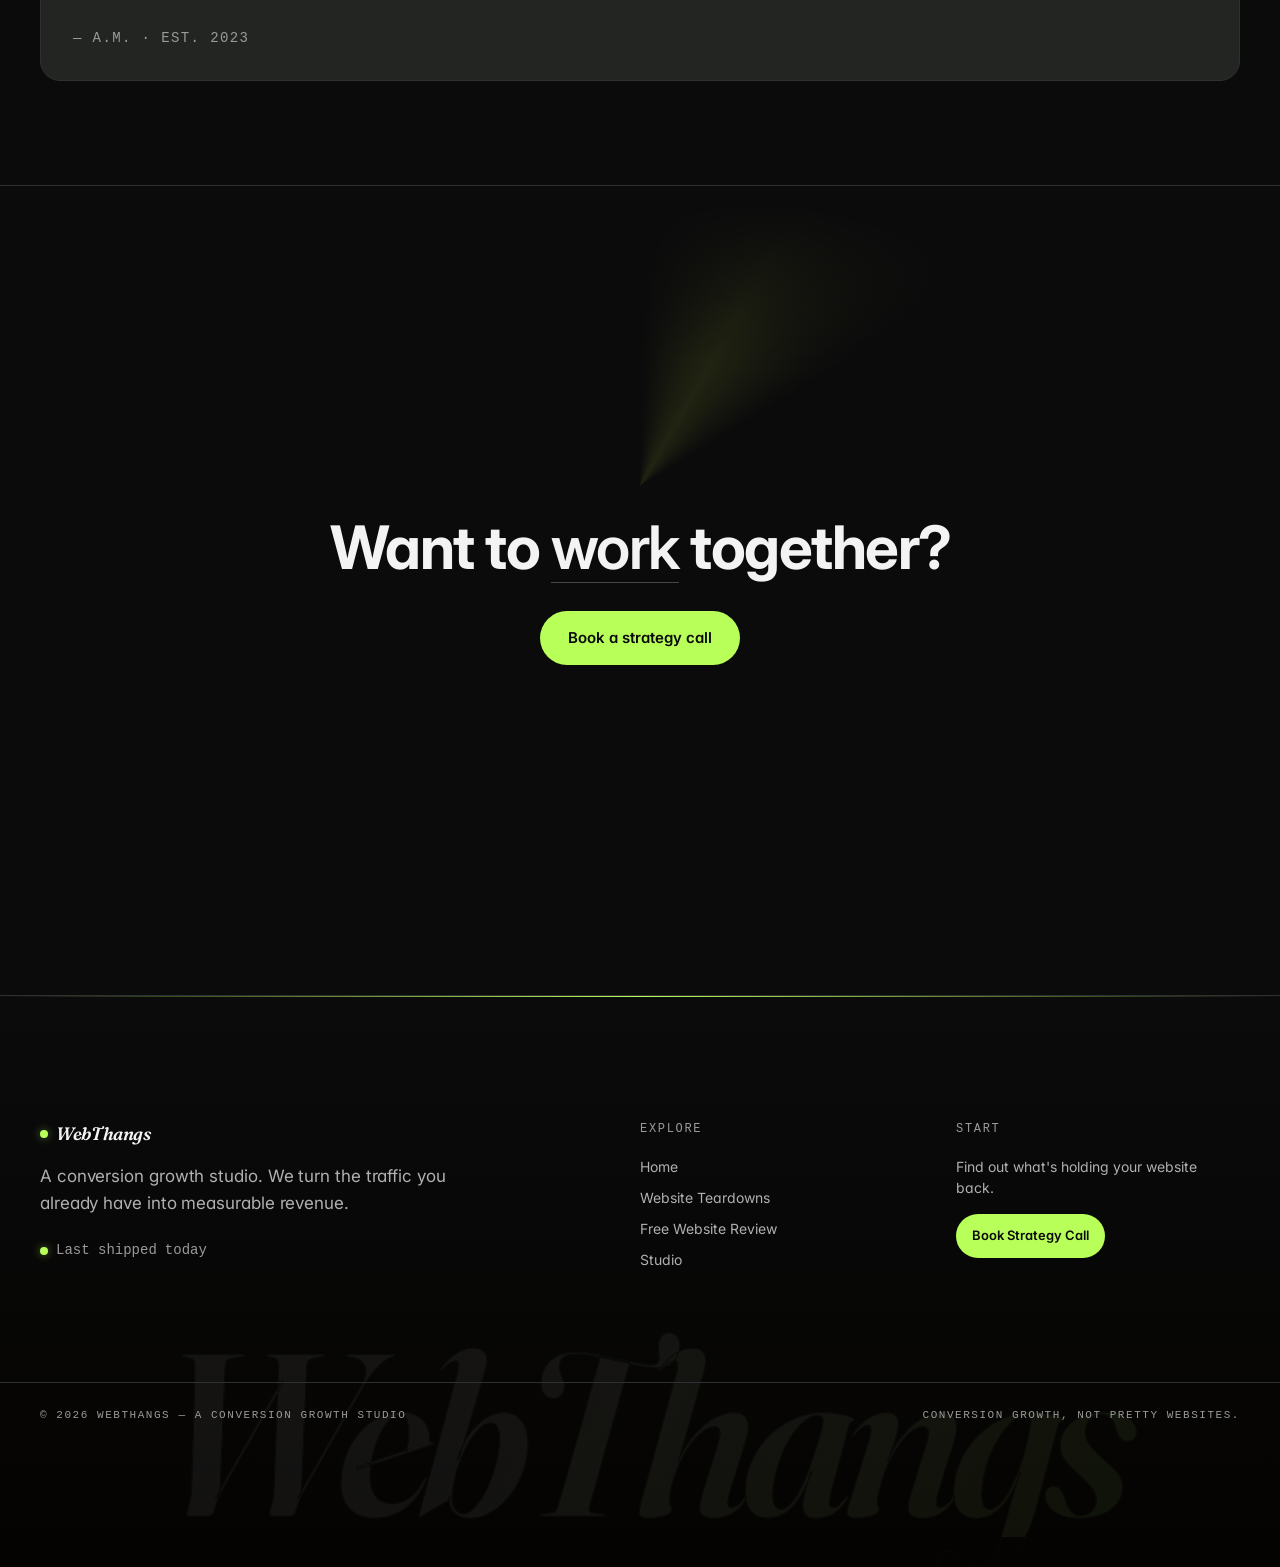
<file: about.html>
<!doctype html>
<html lang="en">
<head>
<meta charset="utf-8" />
<meta name="viewport" content="width=device-width, initial-scale=1, viewport-fit=cover" />
<title>Studio — WebThangs</title>
<meta name="description" content="WebThangs is a conversion growth studio. Simplicity converts. Clarity builds trust. We design websites that work." />
<meta property="og:title" content="Studio — WebThangs" />
<meta property="og:description" content="A conversion growth studio. Simplicity converts. Clarity builds trust." />
<meta name="theme-color" content="#0B0B0B" />

<link rel="preconnect" href="https://fonts.googleapis.com" />
<link rel="preconnect" href="https://fonts.gstatic.com" crossorigin />
<link rel="stylesheet" href="assets/fonts/inter.css" />
<link rel="stylesheet" href="assets/fonts/fraunces.css" />
<link rel="stylesheet" href="assets/fonts/jetbrains.css" />
<link rel="stylesheet" href="assets/styles.css" />
</head>
<body>
<a class="skip-link" href="#main">Skip to main content</a>
<div id="site-header"></div>
<main id="main" tabindex="-1">

<section class="relative overflow-hidden">
  <div class="hero-glow" aria-hidden="true"></div>
  <div class="container-wt section-y relative">
    <span class="eyebrow">The Studio</span>
    <h1 class="about-display mt-6">Alex<br><span style="color:var(--primary)">Marin.</span></h1>
    <p class="mt-6 body-lg" style="max-width:46rem">Founder, designer, and only full-time conversion person at WebThangs. Based in Lisbon. Ships from anywhere with espresso.</p>

    <div class="about-grid">
      <div class="about-body">
        <p>I started WebThangs after watching agencies spend six months redesigning a website that, on the day it shipped, converted worse than the one it replaced. Beautiful didn't mean useful. Modern didn't mean clear. Award-winning didn't mean leads.</p>
        <p>Now the studio runs on three rules. <em style="font-family:var(--font-serif);color:var(--foreground)">One:</em> every change has a hypothesis. <em style="font-family:var(--font-serif);color:var(--foreground)">Two:</em> every hypothesis has a measurement. <em style="font-family:var(--font-serif);color:var(--foreground)">Three:</em> if it doesn't move the number, we kill it — even if it looks great.</p>
        <p>We work with service businesses, B2B SaaS, and e-commerce brands who'd rather have a website that converts than a website that wins design awards. (Though sometimes — happily — it does both.)</p>

        <ul class="timeline-y mt-10">
          <li><div class="yr">2024</div><div class="out">Shipped 2.7× signup lift for a Series-A SaaS in 11 days.</div></li>
          <li><div class="yr">2024</div><div class="out">Booked 41% more mobile appointments for a 14-location healthcare brand.</div></li>
          <li><div class="yr">2023</div><div class="out">Cut bounce rate by half on a 9-figure e-commerce category page.</div></li>
          <li><div class="yr">2023</div><div class="out">Founded WebThangs.</div></li>
          <li><div class="yr">2018-23</div><div class="out">Design lead at three different agencies. Got tired of pretty.</div></li>
        </ul>
      </div>

      <div>
        <div class="about-portrait">
          <div class="silhouette">
            <svg viewBox="0 0 200 240" fill="currentColor">
              <ellipse cx="100" cy="80" rx="36" ry="44"/>
              <path d="M30,240 C30,170 60,140 100,140 C140,140 170,170 170,240 Z"/>
            </svg>
          </div>
        </div>
        <p class="mt-4 text-sm text-text-muted font-mono" style="text-align:center;letter-spacing:.08em;text-transform:uppercase">Alex Marin · Lisbon</p>
      </div>
    </div>

    <div class="manifesto mt-16">
      "We don't design websites that look good. We design websites that <em style="color:var(--primary)">do</em> good — for the people who land on them, and the businesses that built them."
      <span class="sig">— A.M. · est. 2023</span>
    </div>
  </div>
</section>

<section class="final-cta">
  <div class="glow" aria-hidden="true"></div>
  <div class="container-wt relative text-center">
    <h2 class="h-section">Want to <span class="font-serif italic" style="color:var(--primary)">work</span> together?</h2>
    <div class="mt-8 flex justify-center"><a class="btn btn-primary btn-lg" href="book.html">Book a strategy call</a></div>
  </div>
</section>

</main>
<div id="site-footer"></div>
<script src="assets/partials.js" defer></script>
<script src="assets/app.js" defer></script>
</body></html>
</file>
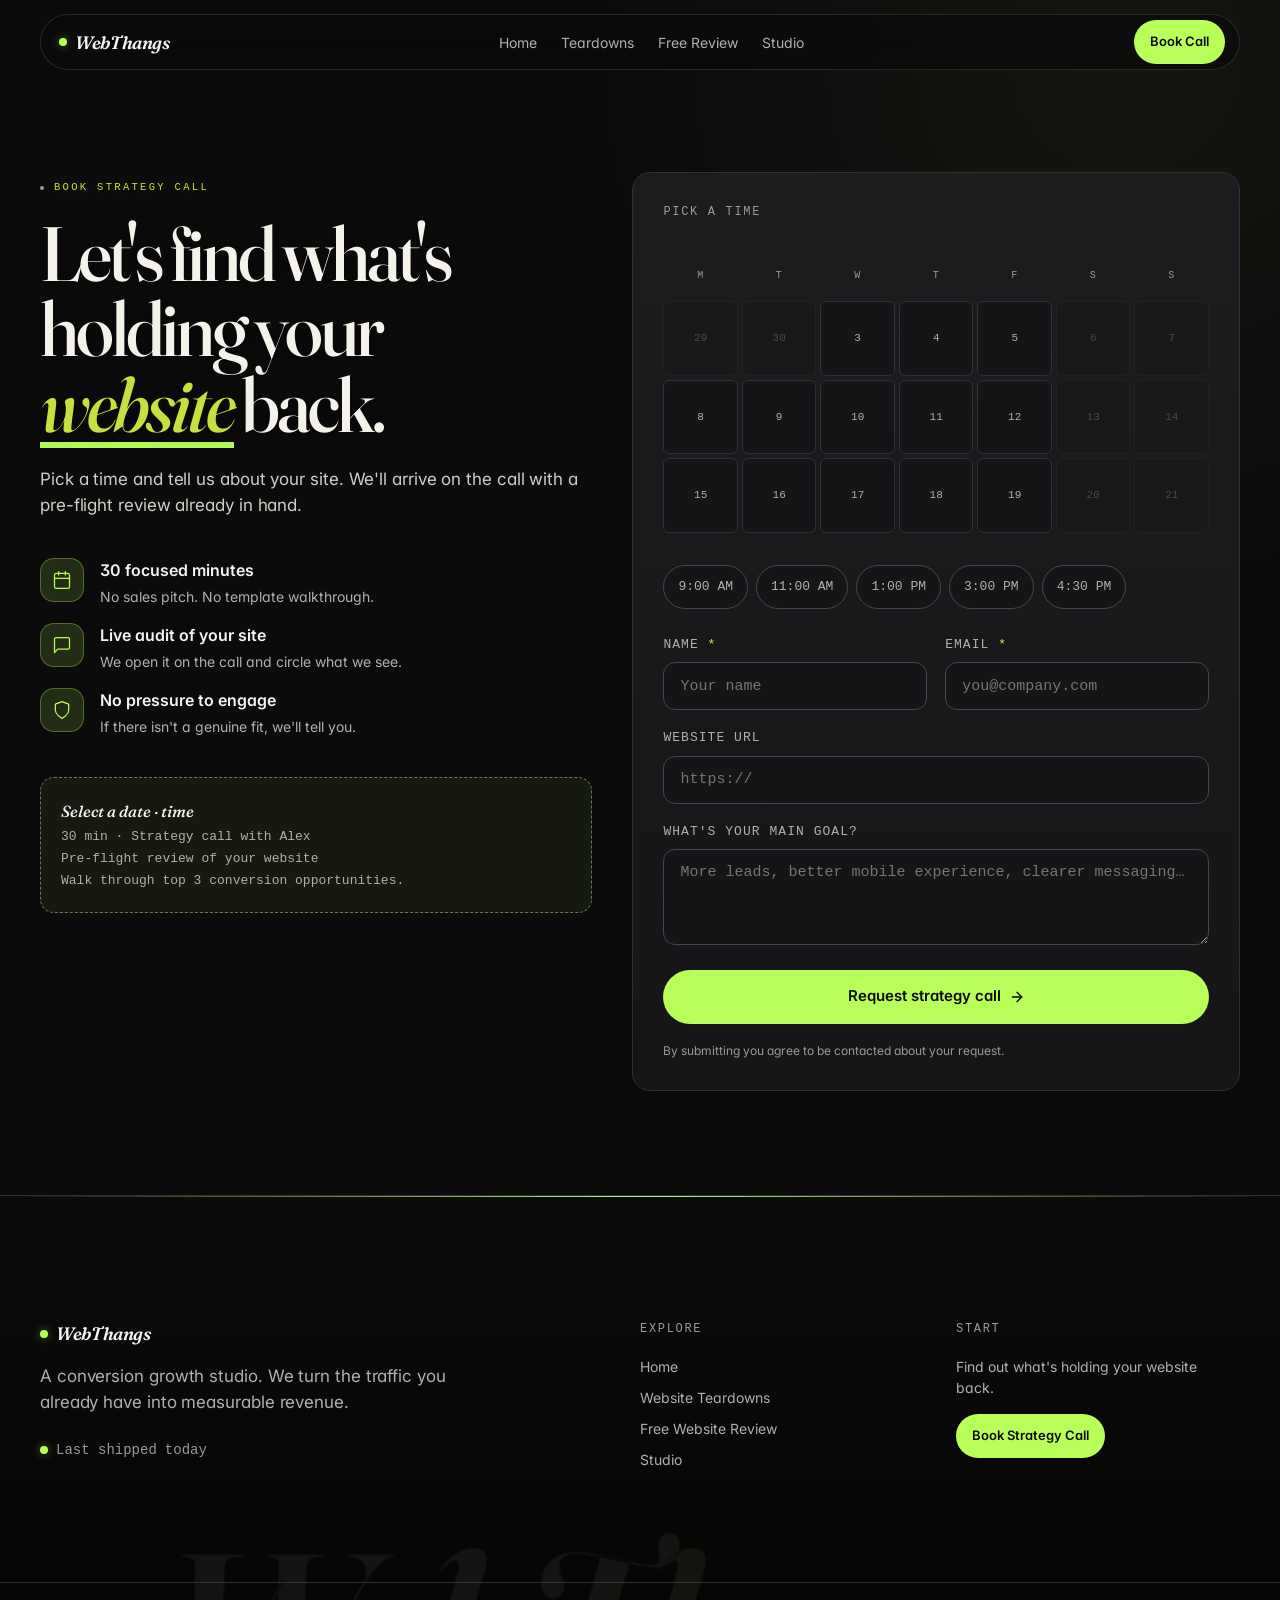
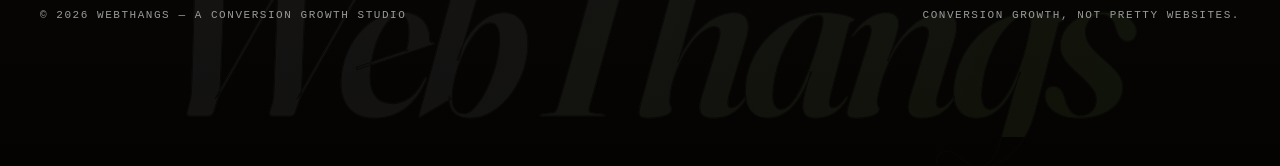
<file: book.html>
<!doctype html>
<html lang="en">
<head>
<meta charset="utf-8" />
<meta name="viewport" content="width=device-width, initial-scale=1, viewport-fit=cover" />
<title>Book a Strategy Call — WebThangs</title>
<meta name="description" content="Book a 30-minute strategy call. We'll review your goals and the conversion opportunities inside your current website." />
<meta property="og:title" content="Book a Strategy Call — WebThangs" />
<meta property="og:description" content="A focused 30 minute call about your goals and conversion opportunities." />
<meta name="theme-color" content="#0B0B0B" />

<link rel="preconnect" href="https://fonts.googleapis.com" />
<link rel="preconnect" href="https://fonts.gstatic.com" crossorigin />
<link rel="stylesheet" href="assets/fonts/inter.css" />
<link rel="stylesheet" href="assets/fonts/fraunces.css" />
<link rel="stylesheet" href="assets/fonts/jetbrains.css" />
<link rel="stylesheet" href="assets/styles.css" />
</head>
<body>
<a class="skip-link" href="#main">Skip to main content</a>
<div id="site-header"></div>
<main id="main" tabindex="-1">

<section class="relative overflow-hidden">
  <div class="hero-glow" aria-hidden="true"></div>
  <div class="container-wt section-y relative">
    <div class="book-grid">
      <div>
        <span class="eyebrow">Book Strategy Call</span>
        <h1 class="h-hero mt-5 text-balance" data-words>Let's find what's holding your <span class="hero-accent">website</span> back.</h1>
        <p class="body-lg mt-6 reading">Pick a time and tell us about your site. We'll arrive on the call with a pre-flight review already in hand.</p>

        <ul class="bp-list mt-10">
          <li><span class="icon-pill"><svg width="20" height="20" viewBox="0 0 24 24" fill="none" stroke="currentColor" stroke-width="2" stroke-linecap="round" stroke-linejoin="round"><rect x="3" y="4" width="18" height="18" rx="2"/><line x1="16" y1="2" x2="16" y2="6"/><line x1="8" y1="2" x2="8" y2="6"/><line x1="3" y1="10" x2="21" y2="10"/></svg></span><div><div class="t">30 focused minutes</div><p class="b">No sales pitch. No template walkthrough.</p></div></li>
          <li><span class="icon-pill"><svg width="20" height="20" viewBox="0 0 24 24" fill="none" stroke="currentColor" stroke-width="2" stroke-linecap="round" stroke-linejoin="round"><path d="M21 15a2 2 0 0 1-2 2H7l-4 4V5a2 2 0 0 1 2-2h14a2 2 0 0 1 2 2z"/></svg></span><div><div class="t">Live audit of your site</div><p class="b">We open it on the call and circle what we see.</p></div></li>
          <li><span class="icon-pill"><svg width="20" height="20" viewBox="0 0 24 24" fill="none" stroke="currentColor" stroke-width="2" stroke-linecap="round" stroke-linejoin="round"><path d="M12 22s8-4 8-10V5l-8-3-8 3v7c0 6 8 10 8 10z"/></svg></span><div><div class="t">No pressure to engage</div><p class="b">If there isn't a genuine fit, we'll tell you.</p></div></li>
        </ul>

        <div class="agenda mt-10" id="agendaText">
          <strong>Select a date · time</strong><br>30 min · Strategy call with Alex<br>Pre-flight review of your website<br>Walk through top 3 conversion opportunities.
        </div>
      </div>

      <div>
        <form class="card-wt" data-form data-success="#bk-success" style="display:grid;gap:18px">
          <div class="text-xs uppercase tracking-wider text-text-muted font-mono">Pick a time</div>

          <!-- Mini calendar -->
          <div class="calendar-mini">
            <div class="cal-day head">M</div><div class="cal-day head">T</div><div class="cal-day head">W</div><div class="cal-day head">T</div><div class="cal-day head">F</div><div class="cal-day head">S</div><div class="cal-day head">S</div>
            <div class="cal-day dis">29</div><div class="cal-day dis">30</div><div class="cal-day" data-day="Wed Jun 3">3</div><div class="cal-day" data-day="Thu Jun 4">4</div><div class="cal-day" data-day="Fri Jun 5">5</div><div class="cal-day dis">6</div><div class="cal-day dis">7</div>
            <div class="cal-day" data-day="Mon Jun 8">8</div><div class="cal-day" data-day="Tue Jun 9">9</div><div class="cal-day" data-day="Wed Jun 10">10</div><div class="cal-day" data-day="Thu Jun 11">11</div><div class="cal-day" data-day="Fri Jun 12">12</div><div class="cal-day dis">13</div><div class="cal-day dis">14</div>
            <div class="cal-day" data-day="Mon Jun 15">15</div><div class="cal-day" data-day="Tue Jun 16">16</div><div class="cal-day" data-day="Wed Jun 17">17</div><div class="cal-day" data-day="Thu Jun 18">18</div><div class="cal-day" data-day="Fri Jun 19">19</div><div class="cal-day dis">20</div><div class="cal-day dis">21</div>
          </div>

          <div class="time-pills">
            <button type="button" class="time-pill">9:00 AM</button>
            <button type="button" class="time-pill">11:00 AM</button>
            <button type="button" class="time-pill">1:00 PM</button>
            <button type="button" class="time-pill">3:00 PM</button>
            <button type="button" class="time-pill">4:30 PM</button>
          </div>

          <div style="display:grid;gap:18px;grid-template-columns:repeat(auto-fit,minmax(180px,1fr));margin-top:8px">
            <label class="field-label">Name <span class="req">*</span><input required class="input-wt" placeholder="Your name" style="margin-top:8px"/></label>
            <label class="field-label">Email <span class="req">*</span><input required type="email" class="input-wt" placeholder="you@company.com" style="margin-top:8px"/></label>
          </div>
          <label class="field-label">Website URL<input id="bookUrl" type="url" class="input-wt" placeholder="https://" style="margin-top:8px"/></label>
          <label class="field-label">What's your main goal?<textarea id="bookGoal" class="input-wt" placeholder="More leads, better mobile experience, clearer messaging…" style="margin-top:8px"></textarea></label>
          <button type="submit" class="btn btn-primary btn-lg">Request strategy call
            <svg class="icon" viewBox="0 0 24 24" fill="none" stroke="currentColor" stroke-width="2" stroke-linecap="round" stroke-linejoin="round"><line x1="5" y1="12" x2="19" y2="12"/><polyline points="12 5 19 12 12 19"/></svg>
          </button>
          <p class="text-xs text-text-muted">By submitting you agree to be contacted about your request.</p>
        </form>

        <div id="bk-success" class="card-wt success-card mt-6">
          <svg viewBox="0 0 24 24" fill="none" stroke="currentColor" stroke-width="2" stroke-linecap="round" stroke-linejoin="round"><path d="M22 11.08V12a10 10 0 1 1-5.93-9.14"/><polyline points="22 4 12 14.01 9 11.01"/></svg>
          <h2 class="mt-4 h-sub font-serif italic" style="font-weight:500">Request received.</h2>
          <p class="mt-3 text-muted-foreground">We'll confirm by email within a few hours.</p>
          <a class="btn btn-secondary mt-6" href="teardowns.html">Explore teardowns</a>
        </div>
      </div>
    </div>
  </div>
</section>

</main>
<div id="site-footer"></div>
<script src="assets/partials.js" defer></script>
<script src="assets/app.js" defer></script>
</body></html>
</file>
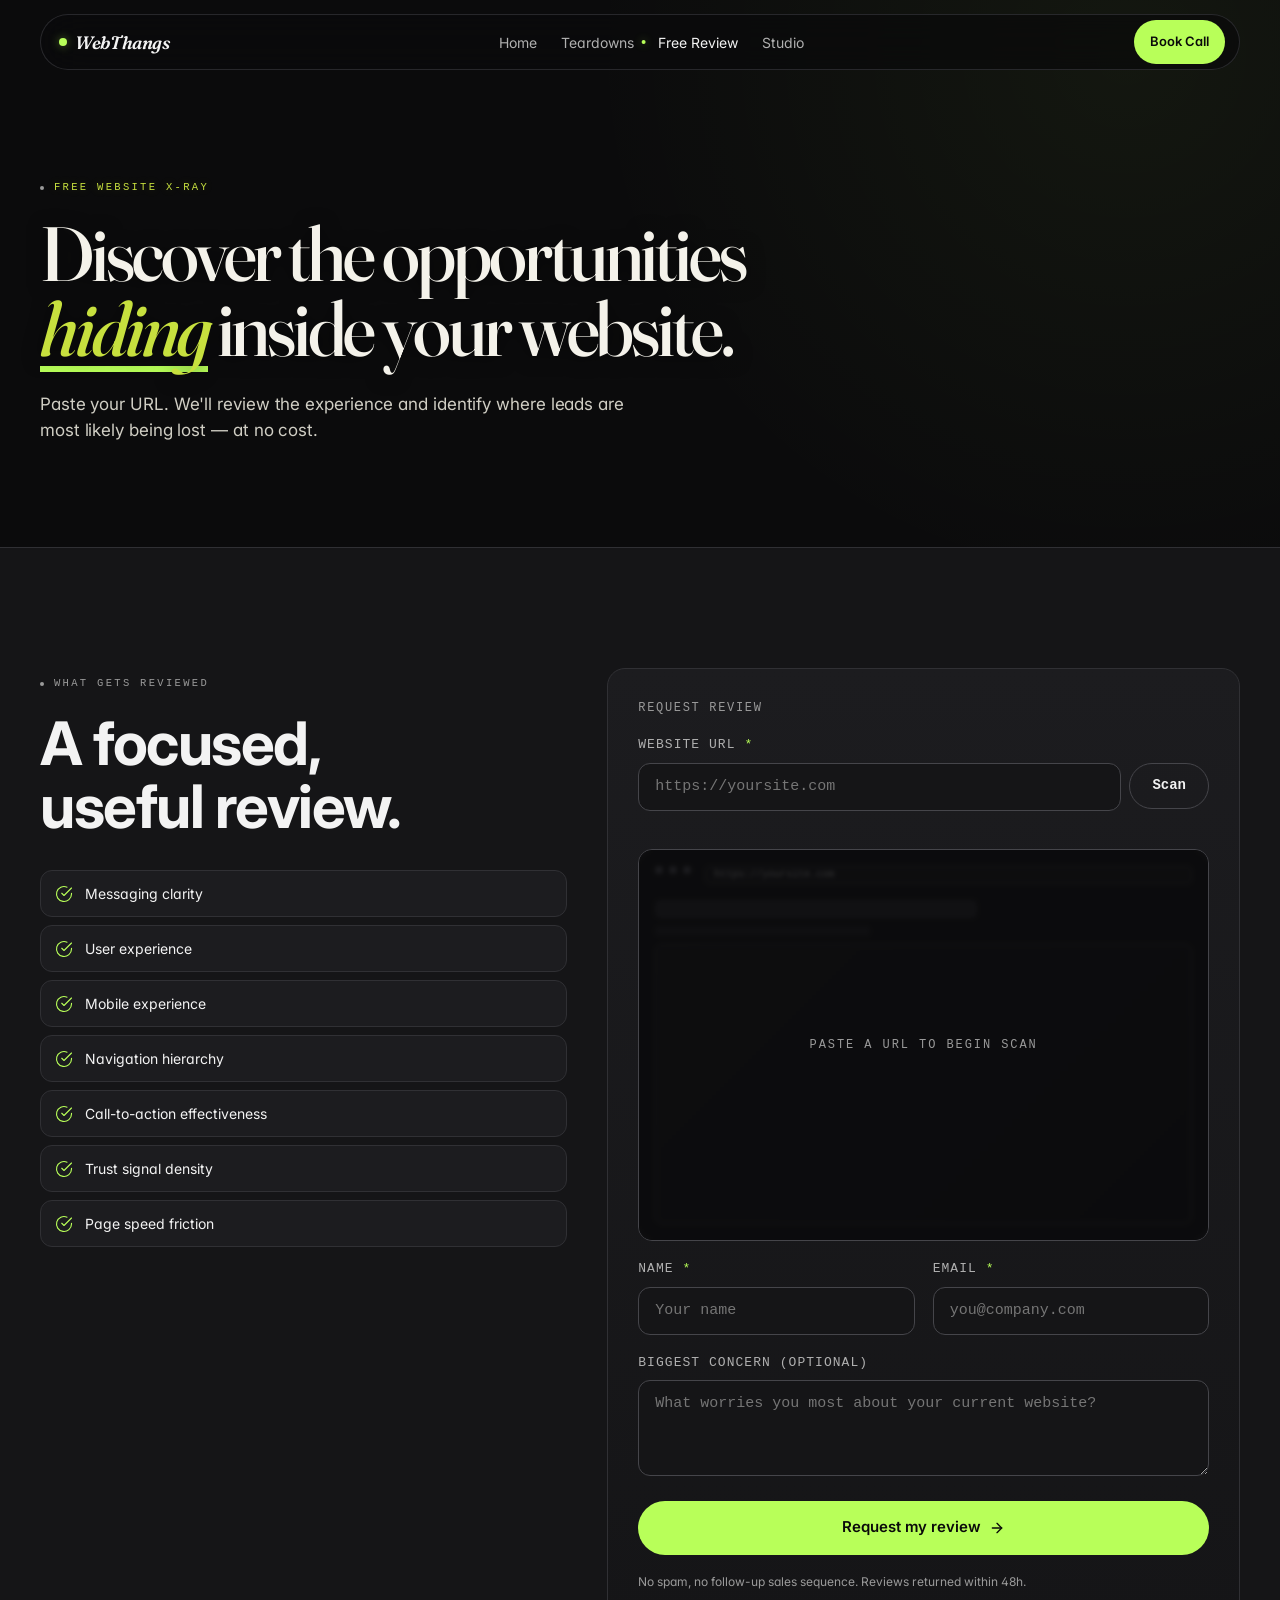
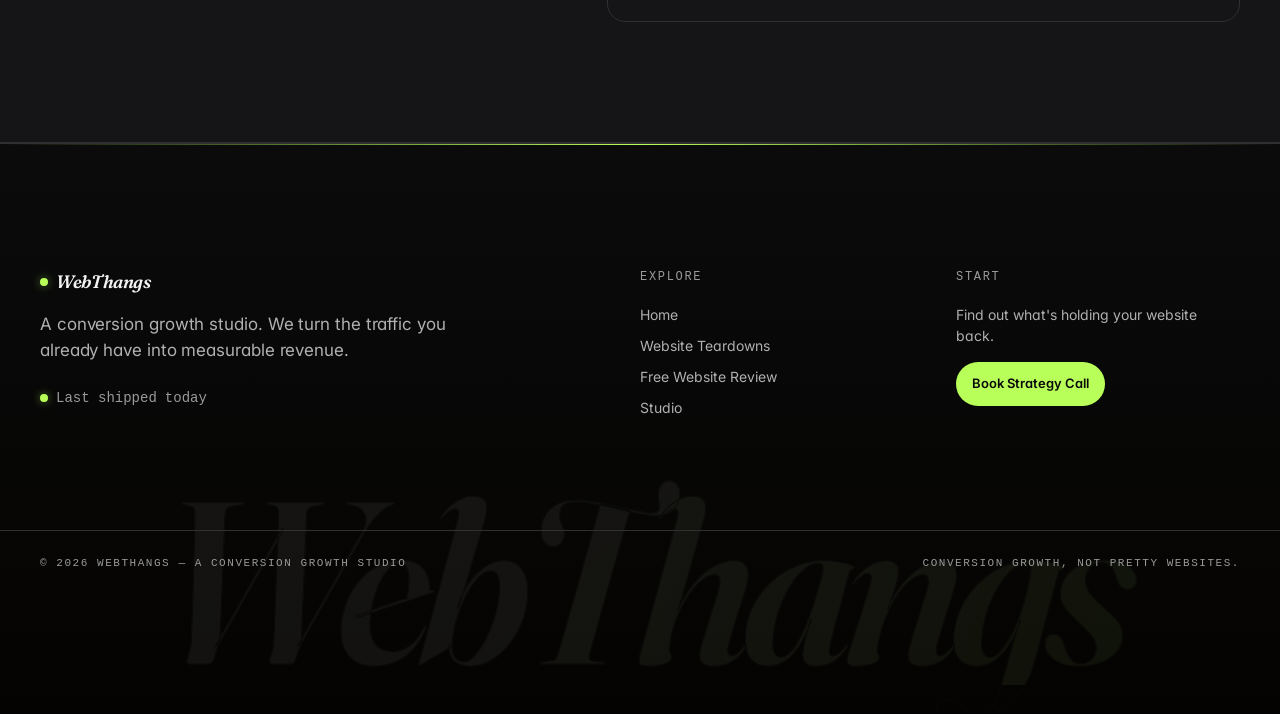
<file: free-review.html>
<!doctype html>
<html lang="en">
<head>
<meta charset="utf-8" />
<meta name="viewport" content="width=device-width, initial-scale=1, viewport-fit=cover" />
<title>Free Website Review — WebThangs</title>
<meta name="description" content="Send us your website. We'll x-ray it for conversion opportunities — at no cost." />
<meta property="og:title" content="Free Website Review — WebThangs" />
<meta property="og:description" content="Send us your website. We'll x-ray it for conversion opportunities." />
<meta name="theme-color" content="#0B0B0B" />

<link rel="preconnect" href="https://fonts.googleapis.com" />
<link rel="preconnect" href="https://fonts.gstatic.com" crossorigin />
<link rel="stylesheet" href="assets/fonts/inter.css" />
<link rel="stylesheet" href="assets/fonts/fraunces.css" />
<link rel="stylesheet" href="assets/fonts/jetbrains.css" />
<link rel="stylesheet" href="assets/styles.css" />
</head>
<body>
<a class="skip-link" href="#main">Skip to main content</a>
<div id="site-header"></div>
<main id="main" tabindex="-1">

<section class="relative overflow-hidden">
  <div class="hero-glow" aria-hidden="true"></div>
  <div class="container-wt section-y relative">
    <div class="max-w-3xl">
      <span class="eyebrow">Free Website X-Ray</span>
      <h1 class="h-hero mt-5 text-balance" data-words>Discover the opportunities <span class="hero-accent">hiding</span> inside your website.</h1>
      <p class="body-lg mt-6 reading">Paste your URL. We'll review the experience and identify where leads are most likely being lost — at no cost.</p>
    </div>
  </div>
</section>

<section class="bg-surface border-y">
  <div class="container-wt section-y review-grid">
    <div>
      <span class="eyebrow">What gets reviewed</span>
      <h2 class="h-section mt-5 text-balance">A focused, useful review.</h2>
      <ul class="review-areas">
        <li class="review-area"><svg viewBox="0 0 24 24" fill="none" stroke="currentColor" stroke-width="2" stroke-linecap="round" stroke-linejoin="round"><path d="M22 11.08V12a10 10 0 1 1-5.93-9.14"/><polyline points="22 4 12 14.01 9 11.01"/></svg><span>Messaging clarity</span></li>
        <li class="review-area"><svg viewBox="0 0 24 24" fill="none" stroke="currentColor" stroke-width="2" stroke-linecap="round" stroke-linejoin="round"><path d="M22 11.08V12a10 10 0 1 1-5.93-9.14"/><polyline points="22 4 12 14.01 9 11.01"/></svg><span>User experience</span></li>
        <li class="review-area"><svg viewBox="0 0 24 24" fill="none" stroke="currentColor" stroke-width="2" stroke-linecap="round" stroke-linejoin="round"><path d="M22 11.08V12a10 10 0 1 1-5.93-9.14"/><polyline points="22 4 12 14.01 9 11.01"/></svg><span>Mobile experience</span></li>
        <li class="review-area"><svg viewBox="0 0 24 24" fill="none" stroke="currentColor" stroke-width="2" stroke-linecap="round" stroke-linejoin="round"><path d="M22 11.08V12a10 10 0 1 1-5.93-9.14"/><polyline points="22 4 12 14.01 9 11.01"/></svg><span>Navigation hierarchy</span></li>
        <li class="review-area"><svg viewBox="0 0 24 24" fill="none" stroke="currentColor" stroke-width="2" stroke-linecap="round" stroke-linejoin="round"><path d="M22 11.08V12a10 10 0 1 1-5.93-9.14"/><polyline points="22 4 12 14.01 9 11.01"/></svg><span>Call-to-action effectiveness</span></li>
        <li class="review-area"><svg viewBox="0 0 24 24" fill="none" stroke="currentColor" stroke-width="2" stroke-linecap="round" stroke-linejoin="round"><path d="M22 11.08V12a10 10 0 1 1-5.93-9.14"/><polyline points="22 4 12 14.01 9 11.01"/></svg><span>Trust signal density</span></li>
        <li class="review-area"><svg viewBox="0 0 24 24" fill="none" stroke="currentColor" stroke-width="2" stroke-linecap="round" stroke-linejoin="round"><path d="M22 11.08V12a10 10 0 1 1-5.93-9.14"/><polyline points="22 4 12 14.01 9 11.01"/></svg><span>Page speed friction</span></li>
      </ul>
    </div>

    <div>
      <form class="card-wt" data-form data-success="#fr-success" style="display:grid;gap:18px">
        <div class="text-xs uppercase tracking-wider text-text-muted font-mono">Request review</div>
        <label class="field-label">Website URL <span class="req">*</span>
          <div style="display:flex;gap:8px;margin-top:8px">
            <input id="siteUrl" required type="url" class="input-wt" placeholder="https://yoursite.com" style="flex:1"/>
            <button type="button" id="scanBtn" class="btn btn-secondary">Scan</button>
          </div>
        </label>

        <!-- X-ray preview -->
        <div class="xray" id="xray" aria-hidden="true">
          <div class="xray-screen">
            <div class="xs-bar"><i></i><i></i><i></i><div class="xs-url">https://yoursite.com</div></div>
            <div class="xs-h"></div>
            <div class="xs-sub"></div>
            <div class="xs-box"></div>
          </div>
          <div class="xray-sweep"></div>
          <div class="xray-pin" style="left:14%;top:30%">headline?</div>
          <div class="xray-pin" style="left:55%;top:48%">cta count</div>
          <div class="xray-pin" style="left:30%;top:72%">tap target</div>
          <div class="xray-pin" style="left:70%;top:80%">trust</div>
          <div class="xray-overlay">Paste a URL to begin scan</div>
        </div>

        <div style="display:grid;gap:18px;grid-template-columns:repeat(auto-fit,minmax(220px,1fr))">
          <label class="field-label">Name <span class="req">*</span><input required class="input-wt" placeholder="Your name" style="margin-top:8px"/></label>
          <label class="field-label">Email <span class="req">*</span><input required type="email" class="input-wt" placeholder="you@company.com" style="margin-top:8px"/></label>
        </div>

        <label class="field-label">Biggest concern (optional)<textarea class="input-wt" placeholder="What worries you most about your current website?" style="margin-top:8px"></textarea></label>

        <button type="submit" class="btn btn-primary btn-lg">Request my review
          <svg class="icon" viewBox="0 0 24 24" fill="none" stroke="currentColor" stroke-width="2" stroke-linecap="round" stroke-linejoin="round"><line x1="5" y1="12" x2="19" y2="12"/><polyline points="12 5 19 12 12 19"/></svg>
        </button>
        <p class="text-xs text-text-muted">No spam, no follow-up sales sequence. Reviews returned within 48h.</p>
      </form>

      <div id="fr-success" class="card-wt success-card mt-6">
        <svg viewBox="0 0 24 24" fill="none" stroke="currentColor" stroke-width="2" stroke-linecap="round" stroke-linejoin="round"><path d="M22 11.08V12a10 10 0 1 1-5.93-9.14"/><polyline points="22 4 12 14.01 9 11.01"/></svg>
        <h2 class="mt-4 h-sub font-serif italic" style="font-weight:500">Scan queued.</h2>
        <p class="mt-3 text-muted-foreground">You'll get your review by email within 48 hours.</p>
        <a class="btn btn-secondary mt-6" href="teardowns.html">See teardown examples</a>
      </div>
    </div>
  </div>
</section>

</main>
<div id="site-footer"></div>
<script src="assets/partials.js" defer></script>
<script src="assets/app.js" defer></script>
</body></html>
</file>
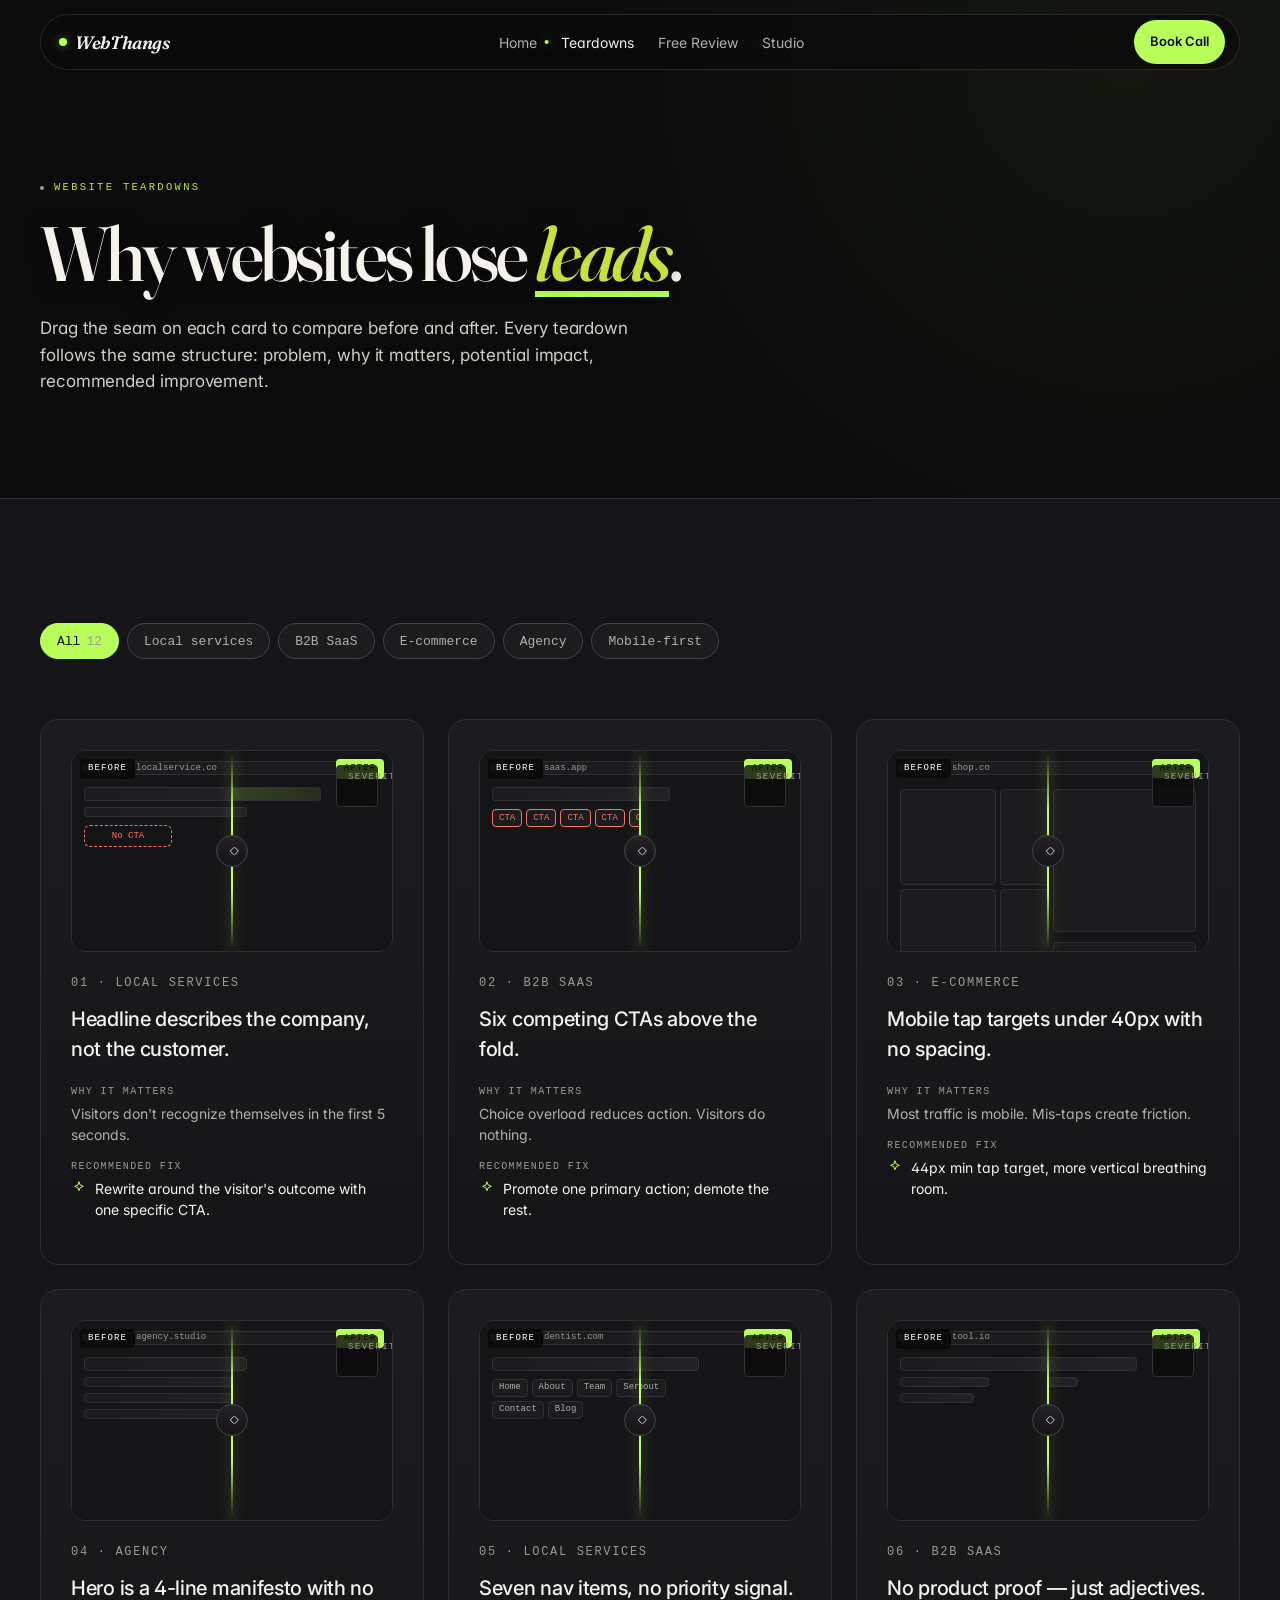
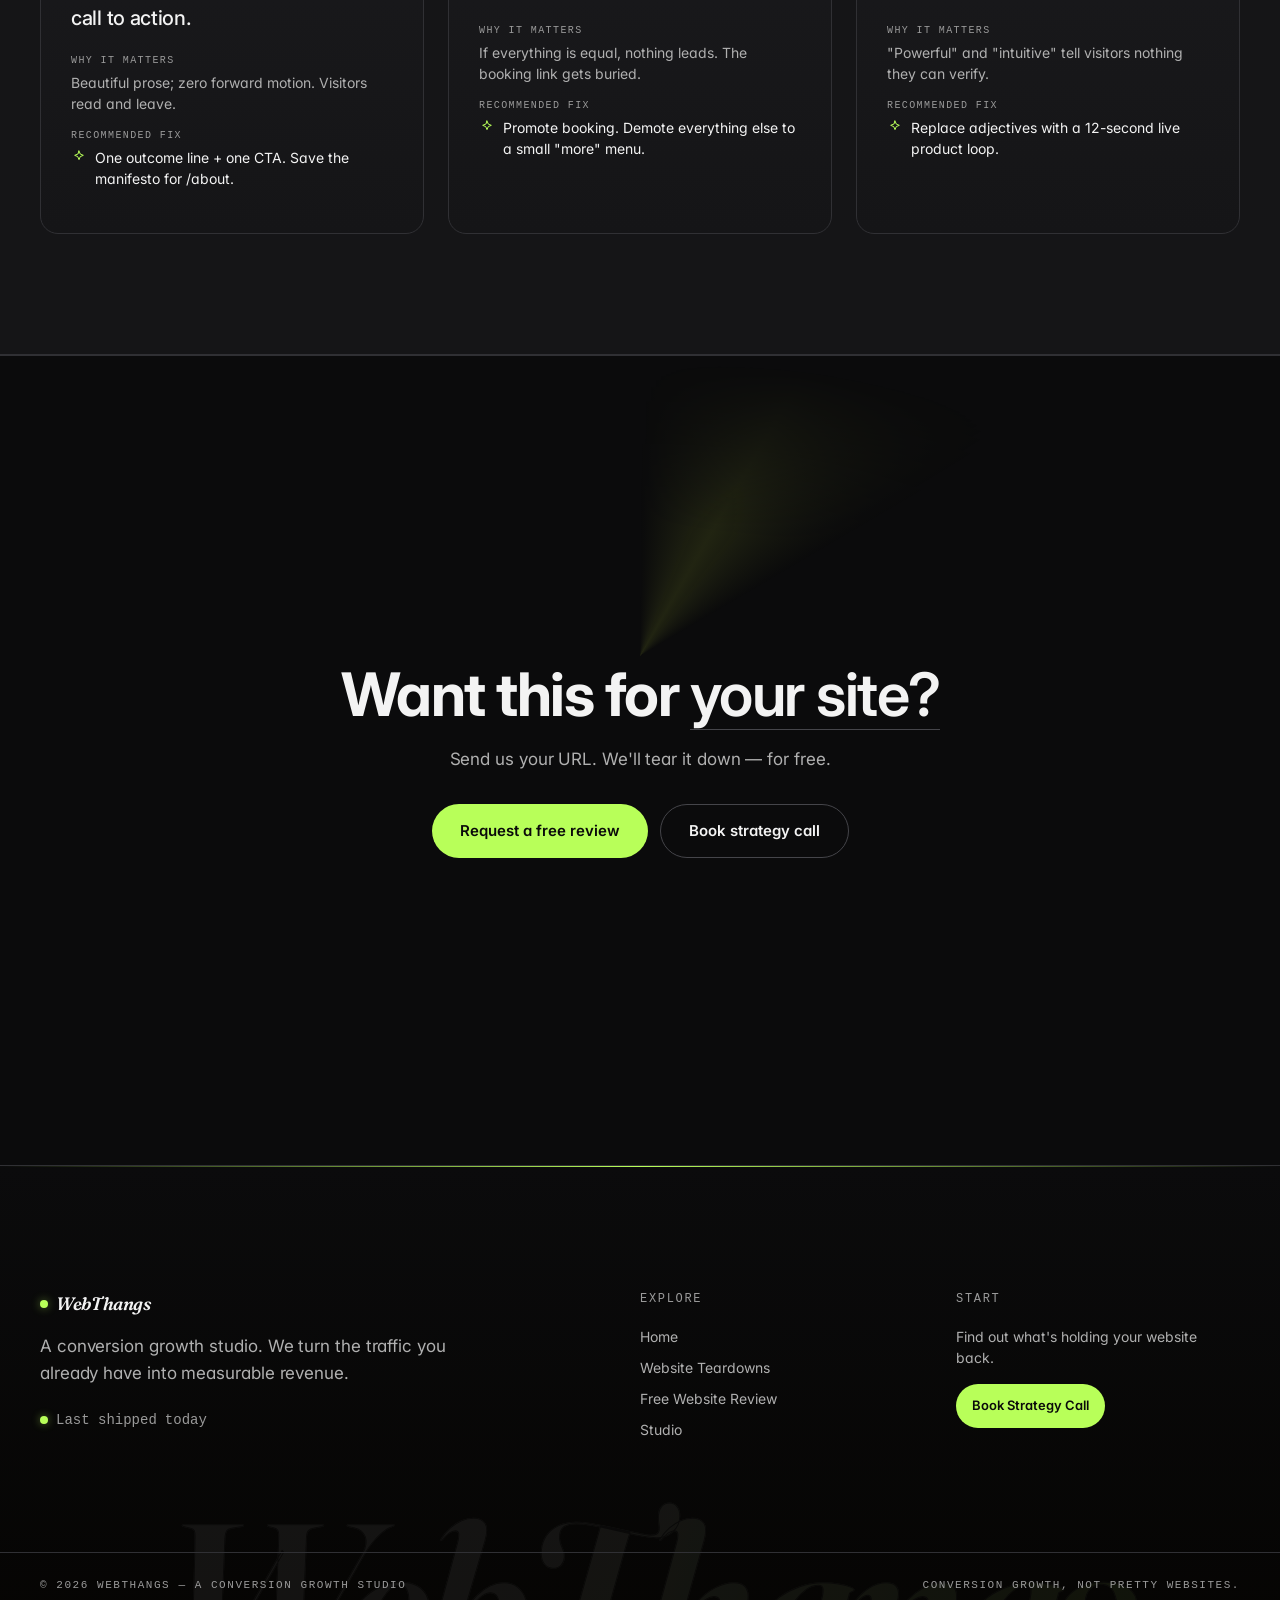
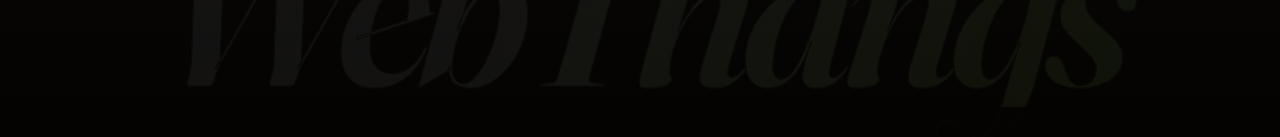
<file: teardowns.html>
<!doctype html>
<html lang="en">
<head>
<meta charset="utf-8" />
<meta name="viewport" content="width=device-width, initial-scale=1, viewport-fit=cover" />
<title>Website Teardowns — WebThangs</title>
<meta name="description" content="Real examples of why websites lose leads — and exactly how to fix them. Drag the seam to see before and after." />
<meta property="og:title" content="Website Teardowns — WebThangs" />
<meta property="og:description" content="Real examples of why websites lose leads — and how to fix them." />
<meta name="theme-color" content="#0B0B0B" />

<link rel="preconnect" href="https://fonts.googleapis.com" />
<link rel="preconnect" href="https://fonts.gstatic.com" crossorigin />
<link rel="stylesheet" href="assets/fonts/inter.css" />
<link rel="stylesheet" href="assets/fonts/fraunces.css" />
<link rel="stylesheet" href="assets/fonts/jetbrains.css" />
<link rel="stylesheet" href="assets/styles.css" />
</head>
<body>
<a class="skip-link" href="#main">Skip to main content</a>
<div id="site-header"></div>
<main id="main" tabindex="-1">

<section class="relative overflow-hidden">
  <div class="hero-glow" aria-hidden="true"></div>
  <div class="container-wt section-y relative">
    <div class="max-w-3xl">
      <span class="eyebrow">Website Teardowns</span>
      <h1 class="h-hero mt-5 text-balance" data-words>Why websites lose <span class="hero-accent">leads</span>.</h1>
      <p class="body-lg mt-6 reading">Drag the seam on each card to compare before and after. Every teardown follows the same structure: problem, why it matters, potential impact, recommended improvement.</p>
    </div>
  </div>
</section>

<section class="bg-surface border-y">
  <div class="container-wt section-y">
    <div class="chip-rail" id="filterRail">
      <button class="chip on" data-filter="all">All <span class="text-text-muted">12</span></button>
      <button class="chip" data-filter="local">Local services</button>
      <button class="chip" data-filter="saas">B2B SaaS</button>
      <button class="chip" data-filter="ecom">E-commerce</button>
      <button class="chip" data-filter="agency">Agency</button>
      <button class="chip" data-filter="mobile">Mobile-first</button>
    </div>

    <div class="teardown-grid" id="teardownGrid">

      <!-- Card 1 -->
      <article class="card-wt hover-lift" data-cat="local mobile">
        <div class="tc-thumb">
          <div class="sev" data-sev="4"></div>
          <div class="seam-wrap" style="--seam:50%">
            <div class="seam-before"><div class="fake-browser"><div class="bar"><span class="b"></span><span class="b"></span><span class="b"></span><span class="url">localservice.co</span></div><div class="body"><div class="skel h" style="width:60%"></div><div class="skel" style="width:50%"></div><div class="no-cta">No CTA</div></div></div></div>
            <div class="seam-after"><div class="fake-browser"><div class="bar"><span class="b"></span><span class="b"></span><span class="b"></span><span class="url">localservice.co</span></div><div class="body"><div class="skel h" style="width:80%;background:linear-gradient(90deg,rgba(184,255,89,.35),rgba(184,255,89,.1))"></div><div class="skel" style="width:55%"></div><div class="good-cta">Book now</div></div></div></div>
            <span class="seam-tag before">Before</span><span class="seam-tag after">After</span>
            <div class="seam-line"></div><div class="seam-handle"><svg width="14" height="14" viewBox="0 0 24 24" fill="none" stroke="currentColor" stroke-width="2.5"><polyline points="15 18 9 12 15 6" stroke-linecap="round" stroke-linejoin="round"/><polyline points="9 18 15 12 9 6" transform="translate(8 0)" stroke-linecap="round" stroke-linejoin="round"/></svg></div>
          </div>
        </div>
        <div class="text-xs uppercase tracking-wider text-text-muted font-mono">01 · Local services</div>
        <h3 class="mt-3 text-xl font-serif italic" style="font-weight:500;letter-spacing:-0.015em">Headline describes the company, not the customer.</h3>
        <dl class="mt-5 row" style="display:grid;gap:14px;font-size:14px">
          <div><dt>Why it matters</dt><dd>Visitors don't recognize themselves in the first 5 seconds.</dd></div>
          <div><dt>Recommended fix</dt><dd class="accent"><svg viewBox="0 0 24 24" fill="none" stroke="currentColor" stroke-width="2"><path d="M12 3l1.9 4.6L18.5 9.5l-4.6 1.9L12 16l-1.9-4.6L5.5 9.5l4.6-1.9z" stroke-linecap="round" stroke-linejoin="round"/></svg><span>Rewrite around the visitor's outcome with one specific CTA.</span></dd></div>
        </dl>
      </article>

      <!-- Card 2 -->
      <article class="card-wt hover-lift" data-cat="saas">
        <div class="tc-thumb">
          <div class="sev" data-sev="5"></div>
          <div class="seam-wrap" style="--seam:50%">
            <div class="seam-before"><div class="fake-browser"><div class="bar"><span class="b"></span><span class="b"></span><span class="b"></span><span class="url">saas.app</span></div><div class="body"><div class="skel h" style="width:50%"></div><div class="cta-row"><span class="cta-chip bad">CTA</span><span class="cta-chip bad">CTA</span><span class="cta-chip bad">CTA</span><span class="cta-chip bad">CTA</span><span class="cta-chip bad">CTA</span><span class="cta-chip bad">CTA</span></div></div></div></div>
            <div class="seam-after"><div class="fake-browser"><div class="bar"><span class="b"></span><span class="b"></span><span class="b"></span><span class="url">saas.app</span></div><div class="body"><div class="skel h" style="width:60%"></div><div class="cta-row"><span class="cta-chip on">Start free</span></div><div class="skel" style="width:40%;margin-top:4px"></div></div></div></div>
            <span class="seam-tag before">Before</span><span class="seam-tag after">After</span>
            <div class="seam-line"></div><div class="seam-handle"><svg width="14" height="14" viewBox="0 0 24 24" fill="none" stroke="currentColor" stroke-width="2.5" stroke-linecap="round" stroke-linejoin="round"><polyline points="15 18 9 12 15 6"/><polyline points="9 18 15 12 9 6" transform="translate(8 0)"/></svg></div>
          </div>
        </div>
        <div class="text-xs uppercase tracking-wider text-text-muted font-mono">02 · B2B SaaS</div>
        <h3 class="mt-3 text-xl font-serif italic" style="font-weight:500;letter-spacing:-0.015em">Six competing CTAs above the fold.</h3>
        <dl class="mt-5 row" style="display:grid;gap:14px;font-size:14px">
          <div><dt>Why it matters</dt><dd>Choice overload reduces action. Visitors do nothing.</dd></div>
          <div><dt>Recommended fix</dt><dd class="accent"><svg viewBox="0 0 24 24" fill="none" stroke="currentColor" stroke-width="2" stroke-linecap="round" stroke-linejoin="round"><path d="M12 3l1.9 4.6L18.5 9.5l-4.6 1.9L12 16l-1.9-4.6L5.5 9.5l4.6-1.9z"/></svg><span>Promote one primary action; demote the rest.</span></dd></div>
        </dl>
      </article>

      <!-- Card 3 -->
      <article class="card-wt hover-lift" data-cat="ecom mobile">
        <div class="tc-thumb">
          <div class="sev" data-sev="3"></div>
          <div class="seam-wrap" style="--seam:50%">
            <div class="seam-before"><div class="fake-browser"><div class="bar"><span class="b"></span><span class="b"></span><span class="b"></span><span class="url">shop.co</span></div><div class="body"><div class="grid-mini"><div class="cell"></div><div class="cell"></div><div class="cell"></div><div class="cell"></div><div class="cell"></div><div class="cell"></div></div></div></div></div>
            <div class="seam-after"><div class="fake-browser"><div class="bar"><span class="b"></span><span class="b"></span><span class="b"></span><span class="url">shop.co</span></div><div class="body"><div class="grid-mini lg"><div class="cell"></div><div class="cell"></div><div class="cell"></div><div class="cell"></div></div></div></div></div>
            <span class="seam-tag before">Before</span><span class="seam-tag after">After</span>
            <div class="seam-line"></div><div class="seam-handle"><svg width="14" height="14" viewBox="0 0 24 24" fill="none" stroke="currentColor" stroke-width="2.5" stroke-linecap="round" stroke-linejoin="round"><polyline points="15 18 9 12 15 6"/><polyline points="9 18 15 12 9 6" transform="translate(8 0)"/></svg></div>
          </div>
        </div>
        <div class="text-xs uppercase tracking-wider text-text-muted font-mono">03 · E-commerce</div>
        <h3 class="mt-3 text-xl font-serif italic" style="font-weight:500;letter-spacing:-0.015em">Mobile tap targets under 40px with no spacing.</h3>
        <dl class="mt-5 row" style="display:grid;gap:14px;font-size:14px">
          <div><dt>Why it matters</dt><dd>Most traffic is mobile. Mis-taps create friction.</dd></div>
          <div><dt>Recommended fix</dt><dd class="accent"><svg viewBox="0 0 24 24" fill="none" stroke="currentColor" stroke-width="2" stroke-linecap="round" stroke-linejoin="round"><path d="M12 3l1.9 4.6L18.5 9.5l-4.6 1.9L12 16l-1.9-4.6L5.5 9.5l4.6-1.9z"/></svg><span>44px min tap target, more vertical breathing room.</span></dd></div>
        </dl>
      </article>

      <!-- Card 4 -->
      <article class="card-wt hover-lift" data-cat="agency">
        <div class="tc-thumb">
          <div class="sev" data-sev="4"></div>
          <div class="seam-wrap" style="--seam:50%">
            <div class="seam-before"><div class="fake-browser"><div class="bar"><span class="b"></span><span class="b"></span><span class="b"></span><span class="url">agency.studio</span></div><div class="body"><div class="skel h" style="width:90%"></div><div class="skel" style="width:85%"></div><div class="skel" style="width:80%"></div><div class="skel" style="width:75%"></div></div></div></div>
            <div class="seam-after"><div class="fake-browser"><div class="bar"><span class="b"></span><span class="b"></span><span class="b"></span><span class="url">agency.studio</span></div><div class="body"><div class="skel h" style="width:55%"></div><div class="good-cta">View work</div></div></div></div>
            <span class="seam-tag before">Before</span><span class="seam-tag after">After</span>
            <div class="seam-line"></div><div class="seam-handle"><svg width="14" height="14" viewBox="0 0 24 24" fill="none" stroke="currentColor" stroke-width="2.5" stroke-linecap="round" stroke-linejoin="round"><polyline points="15 18 9 12 15 6"/><polyline points="9 18 15 12 9 6" transform="translate(8 0)"/></svg></div>
          </div>
        </div>
        <div class="text-xs uppercase tracking-wider text-text-muted font-mono">04 · Agency</div>
        <h3 class="mt-3 text-xl font-serif italic" style="font-weight:500;letter-spacing:-0.015em">Hero is a 4-line manifesto with no call to action.</h3>
        <dl class="mt-5 row" style="display:grid;gap:14px;font-size:14px">
          <div><dt>Why it matters</dt><dd>Beautiful prose; zero forward motion. Visitors read and leave.</dd></div>
          <div><dt>Recommended fix</dt><dd class="accent"><svg viewBox="0 0 24 24" fill="none" stroke="currentColor" stroke-width="2" stroke-linecap="round" stroke-linejoin="round"><path d="M12 3l1.9 4.6L18.5 9.5l-4.6 1.9L12 16l-1.9-4.6L5.5 9.5l4.6-1.9z"/></svg><span>One outcome line + one CTA. Save the manifesto for /about.</span></dd></div>
        </dl>
      </article>

      <!-- Card 5 -->
      <article class="card-wt hover-lift" data-cat="local">
        <div class="tc-thumb">
          <div class="sev" data-sev="3"></div>
          <div class="seam-wrap" style="--seam:50%">
            <div class="seam-before"><div class="fake-browser"><div class="bar"><span class="b"></span><span class="b"></span><span class="b"></span><span class="url">dentist.com</span></div><div class="body"><div class="skel h" style="width:70%"></div><div class="cta-row"><span class="cta-chip">Home</span><span class="cta-chip">About</span><span class="cta-chip">Team</span><span class="cta-chip">Services</span><span class="cta-chip">Insurance</span><span class="cta-chip">Contact</span><span class="cta-chip">Blog</span></div></div></div></div>
            <div class="seam-after"><div class="fake-browser"><div class="bar"><span class="b"></span><span class="b"></span><span class="b"></span><span class="url">dentist.com</span></div><div class="body"><div class="skel h" style="width:70%"></div><div class="cta-row"><span class="cta-chip on">Book visit</span><span class="cta-chip">Services</span><span class="cta-chip">About</span></div></div></div></div>
            <span class="seam-tag before">Before</span><span class="seam-tag after">After</span>
            <div class="seam-line"></div><div class="seam-handle"><svg width="14" height="14" viewBox="0 0 24 24" fill="none" stroke="currentColor" stroke-width="2.5" stroke-linecap="round" stroke-linejoin="round"><polyline points="15 18 9 12 15 6"/><polyline points="9 18 15 12 9 6" transform="translate(8 0)"/></svg></div>
          </div>
        </div>
        <div class="text-xs uppercase tracking-wider text-text-muted font-mono">05 · Local services</div>
        <h3 class="mt-3 text-xl font-serif italic" style="font-weight:500;letter-spacing:-0.015em">Seven nav items, no priority signal.</h3>
        <dl class="mt-5 row" style="display:grid;gap:14px;font-size:14px">
          <div><dt>Why it matters</dt><dd>If everything is equal, nothing leads. The booking link gets buried.</dd></div>
          <div><dt>Recommended fix</dt><dd class="accent"><svg viewBox="0 0 24 24" fill="none" stroke="currentColor" stroke-width="2" stroke-linecap="round" stroke-linejoin="round"><path d="M12 3l1.9 4.6L18.5 9.5l-4.6 1.9L12 16l-1.9-4.6L5.5 9.5l4.6-1.9z"/></svg><span>Promote booking. Demote everything else to a small "more" menu.</span></dd></div>
        </dl>
      </article>

      <!-- Card 6 -->
      <article class="card-wt hover-lift" data-cat="saas">
        <div class="tc-thumb">
          <div class="sev" data-sev="2"></div>
          <div class="seam-wrap" style="--seam:50%">
            <div class="seam-before"><div class="fake-browser"><div class="bar"><span class="b"></span><span class="b"></span><span class="b"></span><span class="url">tool.io</span></div><div class="body"><div class="skel h" style="width:50%"></div><div class="skel" style="width:30%"></div><div class="skel" style="width:25%"></div></div></div></div>
            <div class="seam-after"><div class="fake-browser"><div class="bar"><span class="b"></span><span class="b"></span><span class="b"></span><span class="url">tool.io</span></div><div class="body"><div class="skel h" style="width:80%"></div><div class="skel" style="width:60%"></div><div class="good-cta">See live demo</div></div></div></div>
            <span class="seam-tag before">Before</span><span class="seam-tag after">After</span>
            <div class="seam-line"></div><div class="seam-handle"><svg width="14" height="14" viewBox="0 0 24 24" fill="none" stroke="currentColor" stroke-width="2.5" stroke-linecap="round" stroke-linejoin="round"><polyline points="15 18 9 12 15 6"/><polyline points="9 18 15 12 9 6" transform="translate(8 0)"/></svg></div>
          </div>
        </div>
        <div class="text-xs uppercase tracking-wider text-text-muted font-mono">06 · B2B SaaS</div>
        <h3 class="mt-3 text-xl font-serif italic" style="font-weight:500;letter-spacing:-0.015em">No product proof — just adjectives.</h3>
        <dl class="mt-5 row" style="display:grid;gap:14px;font-size:14px">
          <div><dt>Why it matters</dt><dd>"Powerful" and "intuitive" tell visitors nothing they can verify.</dd></div>
          <div><dt>Recommended fix</dt><dd class="accent"><svg viewBox="0 0 24 24" fill="none" stroke="currentColor" stroke-width="2" stroke-linecap="round" stroke-linejoin="round"><path d="M12 3l1.9 4.6L18.5 9.5l-4.6 1.9L12 16l-1.9-4.6L5.5 9.5l4.6-1.9z"/></svg><span>Replace adjectives with a 12-second live product loop.</span></dd></div>
        </dl>
      </article>

    </div>
  </div>
</section>

<section class="final-cta">
  <div class="glow" aria-hidden="true"></div>
  <div class="container-wt relative text-center">
    <h2 class="h-section">Want this for <span class="font-serif italic" style="color:var(--primary)">your site?</span></h2>
    <p class="body-lg mt-5 mx-auto" style="max-width:42rem">Send us your URL. We'll tear it down — for free.</p>
    <div class="mt-8 flex justify-center gap-3 flex-wrap">
      <a class="btn btn-primary btn-lg" href="free-review.html">Request a free review</a>
      <a class="btn btn-secondary btn-lg" href="book.html">Book strategy call</a>
    </div>
  </div>
</section>

</main>
<div id="site-footer"></div>
<script src="assets/partials.js" defer></script>
<script src="assets/app.js" defer></script>
<script>
// Filter chips
(function(){
  const chips = document.querySelectorAll('#filterRail .chip');
  const cards = document.querySelectorAll('#teardownGrid [data-cat]');
  chips.forEach(c => c.addEventListener('click', () => {
    chips.forEach(x => x.classList.remove('on'));
    c.classList.add('on');
    const f = c.dataset.filter;
    cards.forEach(card => {
      const show = f === 'all' || card.dataset.cat.split(' ').includes(f);
      card.style.display = show ? '' : 'none';
    });
  }));
})();
</script>
</body></html>
</file>
<file: assets/fonts/inter.css>
/* Inter — Latin subset, woff2, font-display: swap.
   Hosted by Google Fonts CDN. Use <link rel="preconnect"> in HTML.
   Replaces 939KB base64 payload. */
@import url('https://fonts.googleapis.com/css2?family=Inter:wght@400;500;600;700&display=swap');
</file>
<file: assets/fonts/fraunces.css>
/* Fraunces italic 500 only — sparingly used for editorial accents.
   Replaces 1.07MB base64 payload. */
@import url('https://fonts.googleapis.com/css2?family=Fraunces:ital,opsz,wght@1,9..144,500&display=swap');
</file>
<file: assets/fonts/jetbrains.css>
/* JetBrains Mono 400 — restricted to numeric / metric contexts.
   Replaces 176KB base64 payload. */
@import url('https://fonts.googleapis.com/css2?family=JetBrains+Mono:wght@400&display=swap');
</file>
<file: assets/styles.css>
/* WebThangs — Elite build v2
   Dark editorial agency aesthetic. Two-voice typography (Inter + Fraunces).
   Single lime accent used as light, ink, and signal. Composition-led.
   Built for performance + responsiveness on every breakpoint. */

:root{
  /* Warmed gray ramp — subtle hue drift suggests depth (no flat printed feel) */
  --background: #0b0b0c;
  --background-2: #101012;
  --surface: #151517;
  --surface-2: #1c1c1f;
  --surface-3: #232327;
  --border: #303034;
  --border-strong: #45454a;
  --foreground: #f3f3f3;
  --muted-foreground: #b0b0b0;
  --text-muted: #9a9a9a; /* raised for WCAG AA */
  /* Lime reserved: CTA arrow + live pulse only. Desaturated for editorial use. */
  --primary: #b8ff59;
  --primary-soft: rgba(184,255,89,0.10);
  --primary-glow: rgba(184,255,89,0.45);
  --primary-foreground: #0a0a0a;
  --danger: #ff6f69;
  --warn: #ffb20e;
  /* Radius rhythm normalized to 2 steps */
  --radius: 14px;
  --radius-lg: 18px;
  --font-sans: "Inter","SF Pro Text","SF Pro Display",system-ui,-apple-system,Segoe UI,Roboto,sans-serif;
  --font-serif: "Fraunces","Times New Roman",ui-serif,Georgia,serif;
  --font-mono: ui-monospace,SFMono-Regular,Menlo,monospace;
  /* One signature curve */
  --ease-out: cubic-bezier(.2,.7,.2,1);
  --ease-spring: cubic-bezier(.2,.7,.2,1);
}
/* AUDIT — additional tokens introduced per implementation report */
:root{
  --r-sm: 8px;
  --r-md: 14px;
  --r-lg: 18px;
  --r-pill: 9999px;
  --success: #6fd47e;
  --accent-muted: #c7c7c7;
  --sy-intimate: 48px;
  --sy-standard: 96px;
  --sy-monumental: 144px;
  --container: clamp(960px, 75vw, 1440px);
}

*,*::before,*::after{box-sizing:border-box;border-color:var(--border);}
html,body{margin:0;padding:0;max-width:100vw;}
/* per audit: overflow-x:hidden removed; transform/SVG sources clipped where needed */
html{scroll-behavior:smooth;}
body{
  background:var(--background);color:var(--foreground);
  font-family:var(--font-sans);-webkit-font-smoothing:antialiased;
  overflow-wrap:break-word;line-height:1.5;
  font-feature-settings:"ss01","cv11";
}
/* Grain killed per audit — lazy premium move */
a{color:inherit;text-decoration:none;}
img,svg{max-width:100%;display:block;}
button{font:inherit;color:inherit;background:none;border:0;cursor:pointer;}
h1,h2,h3,h4{letter-spacing:-0.02em;margin:0;}
p{margin:0;}
ul,ol{margin:0;padding:0;list-style:none;}

::selection{background:var(--primary);color:var(--primary-foreground);}

/* Reduced motion */
@media (prefers-reduced-motion:reduce){
  *,*::before,*::after{animation-duration:.001ms!important;animation-iteration-count:1!important;transition-duration:.001ms!important;scroll-behavior:auto!important;}
}

/* View transitions */
@view-transition{navigation:auto;}
::view-transition-old(root){animation:vt-out .25s var(--ease-out) both;}
::view-transition-new(root){animation:vt-in .35s var(--ease-out) both;}
@keyframes vt-out{to{opacity:0;transform:translateY(-6px);}}
@keyframes vt-in{from{opacity:0;transform:translateY(8px);}}

/* ── Layout helpers ───────────────────────────────────────── */
.container-wt{width:100%;max-width:1280px;margin-inline:auto;padding-inline:20px;position:relative;}
@media(min-width:768px){.container-wt{padding-inline:40px;}}
.section-y{padding-block:64px;}
@media(min-width:768px){.section-y{padding-block:96px;}}
@media(min-width:1024px){.section-y{padding-block:120px;}}
.text-balance{text-wrap:balance;}
.reading{max-width:62ch;}
.relative{position:relative;}
.overflow-hidden{overflow:hidden;}
.mt-3{margin-top:12px;}.mt-4{margin-top:16px;}.mt-5{margin-top:20px;}.mt-6{margin-top:24px;}.mt-8{margin-top:32px;}.mt-10{margin-top:40px;}.mt-12{margin-top:48px;}.mt-14{margin-top:56px;}.mt-16{margin-top:64px;}.mt-20{margin-top:80px;}
.max-w-2xl{max-width:42rem;}.max-w-3xl{max-width:48rem;}.max-w-4xl{max-width:56rem;}.max-w-5xl{max-width:64rem;}
.mx-auto{margin-inline:auto;}
.text-center{text-align:center;}
.flex{display:flex;}.grid{display:grid;}
.items-center{align-items:center;}.items-start{align-items:flex-start;}.items-end{align-items:flex-end;}
.justify-between{justify-content:space-between;}.justify-center{justify-content:center;}
.gap-2{gap:8px;}.gap-3{gap:12px;}.gap-4{gap:16px;}.gap-6{gap:24px;}.gap-8{gap:32px;}
.flex-wrap{flex-wrap:wrap;}
.shrink-0{flex-shrink:0;}
.w-full{width:100%;}
.self-start{align-self:flex-start;}

/* ── Typography ───────────────────────────────────────────── */
.h-hero{font-size:clamp(40px,8.4vw,96px);line-height:1.02;font-weight:700;letter-spacing:-0.035em;}
.h-section{font-size:clamp(30px,5vw,60px);line-height:1.05;font-weight:700;letter-spacing:-0.025em;}
.h-sub{font-size:clamp(22px,2.6vw,32px);line-height:1.2;font-weight:600;letter-spacing:-0.015em;}
.body-lg{font-size:clamp(16px,1.15vw,19px);line-height:1.6;color:var(--muted-foreground);}
.text-sm{font-size:14px;}.text-xs{font-size:12px;}.text-base{font-size:16px;}.text-lg{font-size:18px;}.text-xl{font-size:20px;}.text-2xl{font-size:24px;}
.font-semibold{font-weight:600;}.font-bold{font-weight:700;}.font-medium{font-weight:500;}.font-mono{font-family:var(--font-mono);}
.font-serif{font-family:var(--font-serif);font-feature-settings:"ss01";}
.italic{font-style:italic;}
.tracking-wider{letter-spacing:0.14em;}
.uppercase{text-transform:uppercase;}
.tabular-nums{font-variant-numeric:tabular-nums;}
.text-muted-foreground{color:var(--muted-foreground);}
.text-foreground{color:var(--foreground);}
.text-primary{color:var(--primary);}
.text-text-muted{color:var(--text-muted);}
.leading-snug{line-height:1.3;}.leading-relaxed{line-height:1.65;}

/* Hero word/accent styles defined later (single source of truth) */

/* ── Cards / surfaces ─────────────────────────────────────── */
.card-wt{background:var(--surface-2);border:1px solid var(--border);border-radius:var(--radius-lg);padding:22px;transition:border-color .25s var(--ease-out),transform .25s var(--ease-out),background .25s var(--ease-out);}
@media(min-width:768px){.card-wt{padding:30px;}}
.card-wt.hover-lift:hover{transform:translateY(-4px);border-color:color-mix(in oklab,var(--primary) 35%,var(--border));}
.bg-surface{background:var(--surface);}
.bg-surface-2{background:var(--surface-2);}
.border{border:1px solid var(--border);}
.border-y{border-top:1px solid var(--border);border-bottom:1px solid var(--border);}
.border-t{border-top:1px solid var(--border);}
.rounded-xl{border-radius:12px;}.rounded-2xl{border-radius:20px;}.rounded-full{border-radius:9999px;}

/* ── Eyebrow ──────────────────────────────────────────────── */
.eyebrow{display:inline-flex;align-items:center;gap:10px;font-size:11px;font-weight:600;letter-spacing:0.18em;text-transform:uppercase;color:var(--primary);font-family:var(--font-mono);}
.eyebrow::before{content:"";width:6px;height:6px;border-radius:9999px;background:var(--primary);box-shadow:0 0 14px var(--primary-glow);}

/* ── Buttons ──────────────────────────────────────────────── */
.btn{position:relative;display:inline-flex;align-items:center;justify-content:center;gap:8px;height:46px;padding:0 22px;border-radius:9999px;font-size:14px;font-weight:600;transition:transform .2s var(--ease-out),background .2s,border-color .2s,box-shadow .25s;white-space:nowrap;overflow:hidden;isolation:isolate;}
.btn-lg{height:54px;padding:0 28px;font-size:15px;}
.btn-sm{height:36px;padding:0 16px;font-size:13px;}
.btn-primary{background:var(--primary);color:var(--primary-foreground);box-shadow:0 0 0 0 var(--primary-glow);}
/* btn sheen removed per audit */
.btn-primary:hover{transform:translateY(-2px);box-shadow:0 18px 40px -16px var(--primary-glow);}
.btn-primary:active{transform:translateY(0);}
.btn-secondary{background:transparent;color:var(--foreground);border:1px solid var(--border-strong);}
.btn-secondary:hover{border-color:color-mix(in oklab,var(--primary) 60%,var(--border));transform:translateY(-2px);}
.btn .icon{width:16px;height:16px;transition:transform .2s var(--ease-out);}
.btn:hover .icon{transform:translateX(3px);}

/* ── Header capsule ───────────────────────────────────────── */
.header{position:fixed;top:0;left:0;right:0;z-index:60;padding-top:14px;padding-bottom:14px;transition:padding .3s var(--ease-out);pointer-events:none;}
.header-row{pointer-events:auto;display:flex;height:56px;align-items:center;justify-content:space-between;gap:16px;
  background:color-mix(in oklab,var(--background) 72%,transparent);
  backdrop-filter:blur(20px) saturate(140%);
  border:1px solid color-mix(in oklab,var(--border) 80%,transparent);
  border-radius:9999px;
  padding:0 14px 0 18px;
  transition:transform .35s var(--ease-out),box-shadow .35s var(--ease-out),background .3s,border-color .3s,max-width .35s var(--ease-out);
  position:relative;
}
@supports not (backdrop-filter:blur(1px)){
  .header-row{background:color-mix(in oklab,var(--background) 96%,transparent);}
}
.header.scrolled .header-row{box-shadow:0 14px 40px -20px rgba(0,0,0,.6),0 0 0 1px color-mix(in oklab,var(--border) 100%,transparent) inset;}
.header-row::after{content:"";position:absolute;left:14px;right:14px;bottom:-1px;height:2px;border-radius:2px;background:linear-gradient(90deg,var(--primary) 0%,var(--primary) var(--scroll,0%),transparent var(--scroll,0%));opacity:.85;}
body{padding-top:84px;}
@media(min-width:768px){body{padding-top:88px;}}
.brand{display:inline-flex;align-items:center;gap:10px;font-weight:700;letter-spacing:-0.01em;font-size:16px;}
.brand-dot{position:relative;display:inline-block;width:10px;height:10px;border-radius:3px;background:var(--primary);box-shadow:0 0 14px var(--primary-glow);}
/* brand-dot orbit removed (decorative animation) */
}
.nav-desktop{position:relative;display:none;align-items:center;gap:6px;font-size:14px;}
@media(min-width:900px){.nav-desktop{display:flex;}}
.nav-link{position:relative;color:var(--muted-foreground);transition:color .2s;padding:8px 12px;border-radius:9999px;}
.nav-link:hover{color:var(--foreground);}
.nav-link.active{color:var(--foreground);}
.nav-ink{position:absolute;height:32px;border-radius:9999px;background:color-mix(in oklab,var(--primary) 18%,transparent);border:1px solid color-mix(in oklab,var(--primary) 35%,transparent);transition:transform .35s var(--ease-spring),width .35s var(--ease-spring),opacity .25s;z-index:-1;top:50%;left:0;transform-origin:left;pointer-events:none;}
.cta-desktop{display:none;}
@media(min-width:900px){.cta-desktop{display:inline-flex;}}
.menu-btn{display:inline-flex;width:42px;height:42px;align-items:center;justify-content:center;border-radius:9999px;border:1px solid var(--border-strong);background:color-mix(in oklab,var(--surface) 60%,transparent);}
@media(min-width:900px){.menu-btn{display:none;}}
.menu-btn svg line{transition:transform .3s var(--ease-spring),opacity .2s;transform-origin:center;}
.menu-btn[aria-expanded="true"] .l1{transform:translateY(6px) rotate(45deg);}
.menu-btn[aria-expanded="true"] .l2{opacity:0;}
.menu-btn[aria-expanded="true"] .l3{transform:translateY(-6px) rotate(-45deg);}
/* (legacy .mobile-menu dropdown styles removed — see editorial overlay further below) */

/* ── Hero / audit-mock styles consolidated below (single source of truth) ── */

/* Journey rail */
.journey-rail{position:relative;margin-top:48px;padding:24px;border-radius:20px;background:linear-gradient(180deg,var(--surface-2),var(--surface));border:1px solid var(--border);overflow:hidden;}
.journey-rail .label{font-size:11px;text-transform:uppercase;letter-spacing:0.18em;color:var(--text-muted);font-family:var(--font-mono);margin-bottom:16px;}
.journey-track{position:relative;display:grid;grid-template-columns:repeat(5,1fr);gap:12px;align-items:stretch;}
@media(max-width:640px){.journey-track{grid-template-columns:1fr;}}
.journey-track::before{content:"";position:absolute;left:0;right:0;top:50%;height:1px;background:var(--border);}
@media(max-width:640px){.journey-track::before{left:50%;right:auto;top:0;bottom:0;width:1px;height:auto;}}
.journey-node{position:relative;background:var(--surface-2);border:1px solid var(--border);border-radius:14px;padding:14px 14px;text-align:center;display:flex;flex-direction:column;gap:6px;align-items:center;font-size:13px;color:var(--muted-foreground);transition:all .3s var(--ease-out);}
.journey-node .num{font-family:var(--font-mono);font-size:10px;color:var(--text-muted);}
.journey-node.warn{color:var(--foreground);border-color:color-mix(in oklab,var(--danger) 40%,var(--border));background:color-mix(in oklab,var(--danger) 8%,var(--surface-2));}
.journey-node.warn::after{content:"";position:absolute;inset:-4px;border-radius:18px;border:1px solid var(--danger);opacity:.5;animation:pulse 2.2s ease-in-out infinite;}
@keyframes pulse{0%,100%{opacity:.25;transform:scale(.98);}50%{opacity:.65;transform:scale(1.02);}}
.journey-node.accent{color:var(--foreground);border-color:color-mix(in oklab,var(--primary) 50%,var(--border));background:color-mix(in oklab,var(--primary) 14%,var(--surface-2));}

/* ── Funnel (Problem grid replacement) ─────────────────────── */
.funnel-wrap{display:grid;gap:32px;margin-top:40px;align-items:center;}
@media(min-width:900px){.funnel-wrap{grid-template-columns:minmax(0,1fr) minmax(0,1fr);gap:48px;}}
.funnel-svg{width:100%;height:auto;max-width:560px;margin-inline:auto;display:block;}
.funnel-hole{cursor:pointer;transition:opacity .25s;}
.funnel-hole .hole-circle{transition:fill .25s,stroke .25s,r .3s var(--ease-spring);}
.funnel-hole .drip{animation:drip 1.8s ease-in infinite;transform-origin:center top;}
.funnel-hole.plugged .drip{animation:none;opacity:0;}
.funnel-hole.plugged .hole-circle{fill:color-mix(in oklab,var(--primary) 30%,transparent);stroke:var(--primary);}
@keyframes drip{0%{transform:translateY(0);opacity:0;}20%{opacity:1;}100%{transform:translateY(40px);opacity:0;}}
.funnel-labels{display:grid;gap:10px;}
.funnel-label{display:flex;align-items:center;gap:14px;padding:14px 16px;border:1px solid var(--border);border-radius:14px;background:var(--surface-2);cursor:pointer;transition:all .25s var(--ease-out);font-family:var(--font-serif);font-style:italic;font-size:18px;letter-spacing:-0.01em;}
.funnel-label:hover{border-color:color-mix(in oklab,var(--primary) 45%,var(--border));transform:translateX(4px);}
.funnel-label.plugged{background:color-mix(in oklab,var(--primary) 14%,var(--surface-2));border-color:color-mix(in oklab,var(--primary) 50%,var(--border));color:var(--foreground);}
.funnel-label .num{font-family:var(--font-mono);font-style:normal;font-size:11px;color:var(--text-muted);min-width:24px;}
.funnel-label .check{width:20px;height:20px;border-radius:50%;border:1.5px solid var(--border-strong);display:inline-flex;align-items:center;justify-content:center;margin-left:auto;color:var(--primary);transition:all .2s;}
.funnel-label.plugged .check{background:var(--primary);border-color:var(--primary);color:var(--primary-foreground);}

/* ── Self-diagnosis triage ─────────────────────────────────── */
.triage{margin-top:32px;display:grid;gap:10px;max-width:48rem;}
.triage-item{display:flex;align-items:flex-start;gap:14px;border:1px solid var(--border);background:var(--surface-2);border-radius:14px;padding:16px 18px;cursor:pointer;transition:all .25s var(--ease-out);user-select:none;}
.triage-item:hover{border-color:color-mix(in oklab,var(--primary) 35%,var(--border));}
.triage-item.on{border-color:color-mix(in oklab,var(--primary) 55%,var(--border));background:color-mix(in oklab,var(--primary) 8%,var(--surface-2));}
.triage-check{width:22px;height:22px;border-radius:7px;border:1.5px solid var(--border-strong);display:inline-flex;align-items:center;justify-content:center;color:var(--primary-foreground);background:transparent;flex-shrink:0;margin-top:2px;transition:all .2s var(--ease-spring);}
.triage-check svg{width:14px;height:14px;opacity:0;transform:scale(.6);transition:all .2s var(--ease-spring);}
.triage-item.on .triage-check{background:var(--primary);border-color:var(--primary);}
.triage-item.on .triage-check svg{opacity:1;transform:scale(1);}
.triage-text{font-size:15px;line-height:1.5;}
.triage-meter{margin-top:24px;padding:20px;border-radius:16px;background:var(--surface);border:1px solid var(--border);}
.triage-bar{height:8px;border-radius:9999px;background:var(--border);overflow:hidden;margin-top:12px;}
.triage-bar-fill{height:100%;background:linear-gradient(90deg,var(--primary),color-mix(in oklab,var(--primary) 60%,var(--warn)));border-radius:9999px;width:0%;transition:width .5s var(--ease-out);}
.triage-readout{display:flex;justify-content:space-between;align-items:baseline;font-size:14px;color:var(--muted-foreground);}
.triage-readout strong{color:var(--foreground);font-size:24px;font-family:var(--font-serif);font-style:italic;letter-spacing:-0.02em;}

/* ── Estimator with chart ──────────────────────────────────── */
.range{-webkit-appearance:none;appearance:none;width:100%;height:6px;border-radius:9999px;background:var(--border);outline:none;}
.range::-webkit-slider-thumb{-webkit-appearance:none;width:22px;height:22px;border-radius:50%;background:var(--primary);box-shadow:0 0 0 5px color-mix(in oklab,var(--primary) 22%,transparent);cursor:pointer;transition:transform .15s;}
.range::-webkit-slider-thumb:hover{transform:scale(1.1);}
.range::-moz-range-thumb{width:22px;height:22px;border:0;border-radius:50%;background:var(--primary);cursor:pointer;}
.stat{border:1px solid var(--border);background:var(--surface);border-radius:14px;padding:18px;}
.stat.accent{border-color:color-mix(in oklab,var(--primary) 40%,var(--border));background:color-mix(in oklab,var(--primary) 10%,transparent);}
.stat .label{font-size:12px;color:var(--muted-foreground);font-family:var(--font-mono);letter-spacing:.05em;text-transform:uppercase;}
.stat .value{margin-top:8px;font-size:clamp(20px,2.6vw,28px);font-weight:700;font-variant-numeric:tabular-nums;letter-spacing:-0.02em;}
.stat.accent .value{color:var(--primary);}
.gap-chart{width:100%;height:auto;display:block;border-radius:12px;background:linear-gradient(180deg,var(--background-2),var(--surface));border:1px solid var(--border);}

/* ── Teardown cards ───────────────────────────────────────── */
.teardown-grid{display:grid;gap:20px;margin-top:48px;}
@media(min-width:680px){.teardown-grid{grid-template-columns:repeat(2,1fr);}}
@media(min-width:1100px){.teardown-grid{grid-template-columns:repeat(3,1fr);}}
.tc-thumb{aspect-ratio:16/10;border-radius:14px;border:1px solid var(--border);background:var(--surface);overflow:hidden;position:relative;margin-bottom:22px;}
.seam-wrap{position:absolute;inset:0;cursor:ew-resize;user-select:none;touch-action:none;}
.seam-before,.seam-after{position:absolute;inset:0;}
.seam-after{clip-path:inset(0 0 0 var(--seam,50%));}
.seam-line{position:absolute;top:0;bottom:0;left:var(--seam,50%);width:2px;background:var(--primary);transform:translateX(-1px);box-shadow:0 0 12px var(--primary-glow);pointer-events:none;}
.seam-handle{position:absolute;top:50%;left:var(--seam,50%);width:32px;height:32px;border-radius:50%;background:var(--primary);transform:translate(-50%,-50%);display:flex;align-items:center;justify-content:center;color:var(--primary-foreground);box-shadow:0 6px 18px -4px var(--primary-glow);pointer-events:none;}
.seam-tag{position:absolute;top:8px;padding:3px 8px;font-size:9px;font-family:var(--font-mono);text-transform:uppercase;letter-spacing:.12em;border-radius:4px;background:rgba(0,0,0,.6);color:#fff;backdrop-filter:blur(8px);pointer-events:none;}
.seam-tag.before{left:8px;}
.seam-tag.after{right:8px;background:var(--primary);color:var(--primary-foreground);}

.fake-browser{position:absolute;inset:0;padding:10px;display:flex;flex-direction:column;background:var(--surface);}
.fake-browser .bar{display:flex;align-items:center;gap:5px;}
.fake-browser .bar .b{width:8px;height:8px;border-radius:9999px;background:var(--border-strong);}
.fake-browser .bar .url{margin-left:8px;height:14px;flex:1;border-radius:4px;background:var(--surface-2);border:1px solid var(--border);font-size:9px;font-family:var(--font-mono);color:var(--text-muted);display:flex;align-items:center;padding:0 6px;}
.fake-browser .body{margin-top:10px;flex:1;display:flex;flex-direction:column;gap:6px;padding:2px;}
.skel{height:10px;border-radius:3px;background:linear-gradient(90deg,var(--surface-2),var(--surface-3));border:1px solid var(--border);}
.skel.h{height:14px;}
.no-cta{margin-top:2px;height:22px;width:88px;border-radius:6px;border:1px dashed var(--danger);color:var(--danger);font-size:9px;display:flex;align-items:center;justify-content:center;font-family:var(--font-mono);}
.good-cta{margin-top:2px;height:24px;width:96px;border-radius:6px;background:var(--primary);color:var(--primary-foreground);font-size:9px;display:flex;align-items:center;justify-content:center;font-family:var(--font-mono);font-weight:600;}
.cta-row{display:flex;flex-wrap:wrap;gap:4px;margin-top:2px;}
.cta-chip{height:18px;padding:0 6px;font-size:9px;display:inline-flex;align-items:center;border-radius:4px;border:1px solid var(--border);background:var(--surface-2);color:var(--muted-foreground);font-family:var(--font-mono);}
.cta-chip.on{background:var(--primary);border-color:var(--primary);color:var(--primary-foreground);}
.cta-chip.bad{border-color:var(--danger);color:var(--danger);}
.grid-mini{display:grid;grid-template-columns:repeat(3,1fr);gap:4px;margin-top:2px;}
.grid-mini.lg{grid-template-columns:repeat(2,1fr);gap:10px;}
.grid-mini .cell{aspect-ratio:1;background:var(--surface-2);border:1px solid var(--border);border-radius:4px;}
.row dt{font-size:10px;text-transform:uppercase;letter-spacing:0.14em;color:var(--text-muted);margin-bottom:4px;font-family:var(--font-mono);}
.row dd{color:var(--muted-foreground);margin:0;line-height:1.5;}
.row dd.accent{color:var(--foreground);display:inline-flex;align-items:flex-start;gap:8px;}
.row dd.accent svg{color:var(--primary);width:16px;height:16px;flex-shrink:0;margin-top:2px;}

/* Severity dial */
.sev{position:absolute;top:10px;right:10px;width:42px;height:42px;z-index:5;}
.sev svg{width:100%;height:100%;transform:rotate(-90deg);}
.sev .track{stroke:var(--border-strong);stroke-width:3;fill:none;}
.sev .fill{stroke:var(--primary);stroke-width:3;fill:none;stroke-linecap:round;transition:stroke-dashoffset 1s var(--ease-out);}
.sev .num{position:absolute;inset:0;display:flex;align-items:center;justify-content:center;font-size:13px;font-weight:700;font-family:var(--font-serif);font-style:italic;}

/* ── How It Works (Method) ────────────────────────────────── */
.method{position:relative;margin-top:48px;}
.method-line{display:none;}
@media(min-width:900px){
  .method{display:grid;grid-template-columns:repeat(4,1fr);gap:20px;position:relative;}
  .method-line{display:block;position:absolute;left:0;right:0;top:60px;height:2px;background:linear-gradient(90deg,transparent,var(--border) 8%,var(--border) 92%,transparent);z-index:0;}
  .method-line::after{content:"";position:absolute;left:0;top:0;height:100%;background:var(--primary);width:var(--method-progress,0%);transition:width .6s var(--ease-out);box-shadow:0 0 16px var(--primary-glow);}
}
.method-step{position:relative;z-index:1;display:grid;gap:18px;}
@media(max-width:899px){.method-step{padding-left:48px;border-left:2px solid var(--border);padding-bottom:24px;}.method-step:last-child{padding-bottom:0;}}
.method-num{display:inline-flex;width:52px;height:52px;border-radius:50%;align-items:center;justify-content:center;background:var(--background);border:2px solid var(--border-strong);color:var(--foreground);font-family:var(--font-serif);font-style:italic;font-weight:600;font-size:22px;transition:all .35s var(--ease-spring);}
@media(max-width:899px){.method-num{position:absolute;left:-26px;top:0;}}
.method-step.live .method-num{border-color:var(--primary);background:var(--primary);color:var(--primary-foreground);box-shadow:0 0 0 6px color-mix(in oklab,var(--primary) 15%,transparent);}
.method-step h3{font-size:22px;font-weight:600;letter-spacing:-0.02em;}
.method-step p{color:var(--muted-foreground);font-size:14px;line-height:1.55;}
.method-art{border:1px solid var(--border);background:var(--surface-2);border-radius:12px;padding:14px;font-family:var(--font-mono);font-size:11px;color:var(--muted-foreground);min-height:120px;display:flex;flex-direction:column;gap:6px;overflow:hidden;}
.method-art .row-art{display:flex;justify-content:space-between;gap:8px;}
.method-art .bar-art{flex:1;height:6px;border-radius:3px;background:var(--surface-3);overflow:hidden;}
.method-art .bar-art > i{display:block;height:100%;background:var(--primary);}
.method-art .tick{color:var(--primary);}
.method-art .add{color:var(--primary);}
.method-art .rem{color:var(--danger);}

/* ── Receipts (asymmetric) ────────────────────────────────── */
.receipts{display:grid;gap:20px;margin-top:48px;}
@media(min-width:900px){.receipts{grid-template-columns:1.2fr 1fr 0.9fr;align-items:start;}}
.receipt{background:var(--surface-2);border:1px solid var(--border);border-radius:18px;padding:18px;transition:transform .3s var(--ease-out),border-color .3s;}
.receipt:hover{transform:translateY(-4px);border-color:color-mix(in oklab,var(--primary) 35%,var(--border));}
.receipt .r-head{display:flex;align-items:center;gap:10px;font-size:12px;color:var(--text-muted);font-family:var(--font-mono);margin-bottom:14px;text-transform:uppercase;letter-spacing:.1em;}
.receipt .r-dot{width:8px;height:8px;border-radius:50%;background:var(--primary);box-shadow:0 0 8px var(--primary-glow);}
.r-slack .msg{display:flex;gap:10px;align-items:flex-start;padding:10px 0;border-bottom:1px solid var(--border);}
.r-slack .msg:last-child{border-bottom:0;}
.r-slack .av{width:32px;height:32px;border-radius:8px;background:linear-gradient(135deg,var(--primary),var(--surface-3));flex-shrink:0;display:flex;align-items:center;justify-content:center;font-family:var(--font-serif);font-style:italic;font-weight:600;color:var(--primary-foreground);font-size:14px;}
.r-slack .who{font-weight:600;font-size:13px;}
.r-slack .when{font-size:11px;color:var(--text-muted);margin-left:6px;}
.r-slack .text{margin-top:2px;font-size:13.5px;line-height:1.45;color:var(--muted-foreground);}
.r-slack .lift{display:inline-block;padding:2px 8px;border-radius:6px;background:color-mix(in oklab,var(--primary) 20%,transparent);color:var(--primary);font-family:var(--font-mono);font-size:11px;}
.r-loom{padding:0;overflow:hidden;}
.r-loom .video{position:relative;aspect-ratio:4/3;background:radial-gradient(60% 60% at 50% 40%,color-mix(in oklab,var(--primary) 20%,transparent),transparent),var(--surface-3);display:flex;align-items:center;justify-content:center;}
.r-loom .play{width:56px;height:56px;border-radius:50%;background:var(--primary);color:var(--primary-foreground);display:flex;align-items:center;justify-content:center;box-shadow:0 12px 30px -8px var(--primary-glow);}
.r-loom .ts{position:absolute;bottom:10px;right:10px;background:rgba(0,0,0,.7);padding:3px 8px;border-radius:4px;font-family:var(--font-mono);font-size:11px;color:#fff;}
.r-loom .meta{padding:18px;}
.r-loom .quote{font-family:var(--font-serif);font-style:italic;font-size:17px;line-height:1.4;letter-spacing:-0.01em;}
.r-loom .by{margin-top:8px;font-size:12px;color:var(--text-muted);font-family:var(--font-mono);}
.r-play .play-art{aspect-ratio:3/4;background:var(--background-2);border-radius:10px;margin:8px 0 18px;padding:16px;display:flex;flex-direction:column;gap:8px;border:1px solid var(--border);}
.r-play .pl{height:10px;border-radius:3px;background:var(--surface-3);}
.r-play .pl.h{background:var(--primary);width:35%;}
.r-play .pl.m{width:80%;}
.r-play .pl.s{width:55%;}

/* ── FAQ ──────────────────────────────────────────────────── */
.faq{max-width:48rem;border-top:1px solid var(--border);border-bottom:1px solid var(--border);}
.faq details{border-bottom:1px solid var(--border);position:relative;transition:padding .25s var(--ease-out);}
.faq details:last-child{border-bottom:0;}
.faq details::before{content:"";position:absolute;left:-1px;top:0;bottom:0;width:2px;background:var(--primary);transform:scaleY(0);transform-origin:top;transition:transform .35s var(--ease-out);}
.faq details[open]::before{transform:scaleY(1);}
.faq summary{list-style:none;cursor:pointer;display:flex;align-items:flex-start;justify-content:space-between;gap:24px;padding:22px 0;font-size:17px;font-weight:500;line-height:1.4;font-family:var(--font-serif);letter-spacing:-0.015em;}
@media(min-width:640px){.faq summary{font-size:20px;}}
.faq summary::-webkit-details-marker{display:none;}
.faq summary .plus{display:inline-flex;width:36px;height:36px;align-items:center;justify-content:center;border-radius:9999px;border:1px solid var(--border-strong);color:var(--muted-foreground);flex-shrink:0;position:relative;transition:all .3s var(--ease-spring);}
.faq summary .plus::before,.faq summary .plus::after{content:"";position:absolute;background:currentColor;border-radius:1px;}
.faq summary .plus::before{width:12px;height:2px;}
.faq summary .plus::after{width:2px;height:12px;transition:transform .3s var(--ease-spring);}
.faq details[open] summary .plus{background:var(--primary);border-color:var(--primary);color:var(--primary-foreground);transform:rotate(90deg);}
.faq details[open] summary .plus::after{transform:rotate(90deg);}
.faq .answer{padding:0 56px 24px 0;color:var(--muted-foreground);font-size:15.5px;line-height:1.65;animation:answer .35s var(--ease-out);}
@keyframes answer{from{opacity:0;transform:translateY(-4px);}to{opacity:1;transform:translateY(0);}}

/* ── Final CTA (Editorial) ────────────────────────────────── */
.final-cta{position:relative;padding-block:100px;overflow:hidden;border-top:1px solid var(--border);}
.final-cta .glow{position:absolute;inset:auto -10% -50% -10%;height:600px;background:radial-gradient(60% 50% at 50% 100%,color-mix(in oklab,var(--primary) 28%,transparent),transparent 70%);pointer-events:none;}
.final-line{font-size:clamp(48px,11vw,150px);line-height:.95;letter-spacing:-0.045em;font-weight:700;text-align:center;text-wrap:balance;}
.final-rotator{display:inline-block;font-family:var(--font-serif);font-style:italic;font-weight:500;color:var(--primary);position:relative;min-width:1ch;}
.final-rotator > span{display:inline-block;transition:transform .5s var(--ease-spring),opacity .35s;}
.final-rotator.out > span{transform:translateY(-100%);opacity:0;}
.final-rotator.in > span{transform:translateY(100%);opacity:0;}

/* ── Footer ───────────────────────────────────────────────── */
.footer{position:relative;border-top:1px solid var(--border);background:var(--background);overflow:hidden;margin-top:0;}
.footer-grid{display:grid;gap:40px;padding-block:64px;position:relative;z-index:2;}
@media(min-width:768px){.footer-grid{grid-template-columns:1.4fr 1fr 1fr;}}
.footer-bottom{position:relative;z-index:2;border-top:1px solid var(--border);padding-block:24px;font-size:12px;color:var(--text-muted);display:flex;flex-direction:column;gap:8px;align-items:center;justify-content:space-between;font-family:var(--font-mono);}
@media(min-width:640px){.footer-bottom{flex-direction:row;}}
.footer-mark{position:absolute;left:-2vw;bottom:-2vw;font-size:clamp(96px,22vw,300px);font-weight:700;letter-spacing:-0.06em;color:transparent;-webkit-text-stroke:1px color-mix(in oklab,var(--border-strong) 100%,transparent);line-height:.85;white-space:nowrap;pointer-events:none;z-index:0;user-select:none;}
.footer:hover .footer-mark{color:color-mix(in oklab,var(--primary) 6%,transparent);-webkit-text-stroke:1px color-mix(in oklab,var(--primary) 30%,transparent);transition:all .6s var(--ease-out);}
.shipped{display:inline-flex;align-items:center;gap:8px;}
.shipped .pulse-dot{width:8px;height:8px;border-radius:50%;background:var(--primary);box-shadow:0 0 8px var(--primary-glow);animation:pulse-dot 2s ease-in-out infinite;}
@keyframes pulse-dot{0%,100%{opacity:1;}50%{opacity:.4;}}

/* ── Filter chips ─────────────────────────────────────────── */
.chip-rail{display:flex;gap:8px;overflow-x:auto;padding:4px 0 12px;margin:0 -20px;padding-inline:20px;scrollbar-width:none;-ms-overflow-style:none;}
.chip-rail::-webkit-scrollbar{display:none;}
@media(min-width:768px){.chip-rail{flex-wrap:wrap;overflow-x:visible;padding-inline:0;margin:0;}}
.chip{flex-shrink:0;height:36px;padding:0 16px;border-radius:9999px;border:1px solid var(--border-strong);background:var(--surface-2);color:var(--muted-foreground);font-size:13px;display:inline-flex;align-items:center;gap:6px;cursor:pointer;transition:all .2s;font-family:var(--font-mono);}
.chip:hover{color:var(--foreground);border-color:color-mix(in oklab,var(--primary) 40%,var(--border));}
.chip.on{background:var(--primary);color:var(--primary-foreground);border-color:var(--primary);}

/* ── Free Review / Forms ──────────────────────────────────── */
.review-grid{display:grid;gap:40px;}
@media(min-width:900px){.review-grid{grid-template-columns:minmax(0,1fr) minmax(0,1.2fr);align-items:start;}}
.review-areas{margin-top:32px;display:grid;gap:8px;}
.review-area{display:flex;align-items:center;gap:12px;padding:12px 14px;border:1px solid var(--border);border-radius:12px;background:var(--surface-2);font-size:14px;}
.review-area svg{width:18px;height:18px;color:var(--primary);flex-shrink:0;}
.field-label{display:block;font-size:13px;color:var(--muted-foreground);font-family:var(--font-mono);text-transform:uppercase;letter-spacing:.08em;}
.req{color:var(--primary);}
.input-wt{width:100%;background:var(--surface);border:1px solid var(--border-strong);color:var(--foreground);border-radius:12px;padding:14px 16px;font-size:15px;font-family:inherit;transition:border-color .2s,box-shadow .2s;min-height:48px;}
.input-wt:focus{outline:none;border-color:var(--primary);box-shadow:0 0 0 3px color-mix(in oklab,var(--primary) 18%,transparent);}
textarea.input-wt{resize:vertical;min-height:96px;}

/* X-Ray scanner */
.xray{position:relative;aspect-ratio:16/11;border-radius:14px;border:1px solid var(--border-strong);background:var(--background-2);overflow:hidden;margin-top:20px;}
.xray-screen{position:absolute;inset:0;padding:16px;display:flex;flex-direction:column;gap:8px;}
.xray-screen .xs-bar{display:flex;gap:6px;}
.xray-screen .xs-bar i{width:8px;height:8px;border-radius:50%;background:var(--border-strong);}
.xray-screen .xs-url{flex:1;height:18px;border-radius:5px;background:var(--surface);border:1px solid var(--border);margin-left:8px;font-family:var(--font-mono);font-size:10px;color:var(--text-muted);padding:0 8px;display:flex;align-items:center;overflow:hidden;white-space:nowrap;}
.xray-screen .xs-h{height:18px;width:60%;border-radius:5px;background:var(--surface-3);margin-top:8px;}
.xray-screen .xs-sub{height:10px;width:40%;border-radius:4px;background:var(--surface-2);}
.xray-screen .xs-box{flex:1;border-radius:8px;border:1px solid var(--border);background:linear-gradient(135deg,var(--surface),var(--background-2));}
.xray-sweep{position:absolute;left:0;right:0;top:0;height:48px;background:linear-gradient(180deg,transparent,color-mix(in oklab,var(--primary) 35%,transparent),transparent);pointer-events:none;opacity:0;}
.xray-sweep.on{animation:sweep 1.6s var(--ease-out) forwards;opacity:1;}
@keyframes sweep{from{top:-48px;}to{top:100%;}}
.xray-pin{position:absolute;background:var(--primary);color:var(--primary-foreground);padding:3px 8px;border-radius:6px;font-size:10px;font-family:var(--font-mono);font-weight:600;opacity:0;transform:translateY(4px);transition:all .25s;letter-spacing:.04em;}
.xray-pin.on{opacity:1;transform:translateY(0);}
.xray-overlay{position:absolute;inset:0;display:flex;align-items:center;justify-content:center;font-family:var(--font-mono);font-size:12px;color:var(--text-muted);text-transform:uppercase;letter-spacing:.16em;opacity:1;transition:opacity .4s;pointer-events:none;background:color-mix(in oklab,var(--background) 70%,transparent);backdrop-filter:blur(2px);}
.xray.scanning .xray-overlay{opacity:0;}

.success-card{display:none;text-align:left;padding:32px;}
.success-card svg{width:48px;height:48px;color:var(--primary);}

/* ── Book: Live agenda ────────────────────────────────────── */
.book-grid{display:grid;gap:40px;}
@media(min-width:1024px){.book-grid{grid-template-columns:minmax(0,1fr) minmax(0,1.1fr);align-items:start;}}
.bp-list{display:grid;gap:16px;}
.bp-list li{display:flex;gap:16px;align-items:flex-start;}
.icon-pill{display:inline-flex;width:44px;height:44px;border-radius:14px;align-items:center;justify-content:center;background:color-mix(in oklab,var(--primary) 14%,transparent);color:var(--primary);border:1px solid color-mix(in oklab,var(--primary) 30%,transparent);flex-shrink:0;}
.bp-list .t{font-weight:600;font-size:16px;}
.bp-list .b{font-size:14px;color:var(--muted-foreground);margin-top:4px;line-height:1.5;}
.agenda{padding:20px;border:1px dashed color-mix(in oklab,var(--primary) 40%,var(--border));border-radius:14px;background:color-mix(in oklab,var(--primary) 6%,transparent);font-family:var(--font-mono);font-size:13px;line-height:1.7;color:var(--muted-foreground);}
.agenda strong{color:var(--foreground);font-family:var(--font-serif);font-style:italic;font-weight:500;font-size:16px;}
.calendar-mini{display:grid;grid-template-columns:repeat(7,1fr);gap:4px;margin-top:14px;}
.cal-day{aspect-ratio:1;border:1px solid var(--border);border-radius:6px;background:var(--surface);font-size:11px;display:flex;align-items:center;justify-content:center;color:var(--muted-foreground);cursor:pointer;transition:all .2s;font-family:var(--font-mono);}
.cal-day:hover:not(.dis){border-color:var(--primary);color:var(--foreground);}
.cal-day.on{background:var(--primary);color:var(--primary-foreground);border-color:var(--primary);font-weight:600;}
.cal-day.dis{opacity:.3;cursor:default;}
.cal-day.head{aspect-ratio:auto;border:0;background:transparent;color:var(--text-muted);font-size:10px;text-transform:uppercase;letter-spacing:.1em;height:24px;}
.time-pills{display:flex;flex-wrap:wrap;gap:8px;margin-top:14px;}
.time-pill{height:36px;padding:0 14px;border-radius:9999px;border:1px solid var(--border-strong);background:var(--surface);font-size:13px;color:var(--muted-foreground);cursor:pointer;transition:all .2s;font-family:var(--font-mono);}
.time-pill:hover{color:var(--foreground);border-color:color-mix(in oklab,var(--primary) 50%,var(--border));}
.time-pill.on{background:var(--primary);color:var(--primary-foreground);border-color:var(--primary);}

/* ── About: editorial ─────────────────────────────────────── */
.about-display{font-family:var(--font-serif);font-weight:500;font-style:italic;font-size:clamp(56px,12vw,160px);line-height:.9;letter-spacing:-0.04em;}
.about-body{font-size:18px;line-height:1.75;color:var(--muted-foreground);max-width:62ch;}
.about-body p{margin-top:18px;}
.about-body p:first-child::first-letter{font-family:var(--font-serif);font-style:italic;float:left;font-size:5.5em;line-height:.82;padding-right:14px;padding-top:6px;color:var(--primary);font-weight:600;}
.about-grid{display:grid;gap:48px;margin-top:48px;align-items:start;}
@media(min-width:900px){.about-grid{grid-template-columns:minmax(0,1.4fr) minmax(0,1fr);gap:64px;}}
.about-portrait{position:relative;aspect-ratio:4/5;border-radius:18px;overflow:hidden;background:linear-gradient(135deg,var(--surface-3),var(--background-2));border:1px solid var(--border);}
.about-portrait .silhouette{position:absolute;inset:0;display:flex;align-items:flex-end;justify-content:center;}
.about-portrait .silhouette svg{width:80%;height:90%;color:color-mix(in oklab,var(--primary) 35%,var(--surface));}
.about-portrait::after{content:"";position:absolute;inset:0;background:radial-gradient(60% 60% at 50% 30%,transparent,color-mix(in oklab,var(--background) 40%,transparent));}
.timeline-y{margin-top:32px;display:grid;gap:0;border-left:2px solid var(--border);padding-left:24px;}
.timeline-y li{position:relative;padding:14px 0;border-bottom:1px dashed var(--border);}
.timeline-y li:last-child{border-bottom:0;}
.timeline-y li::before{content:"";position:absolute;left:-30px;top:22px;width:10px;height:10px;border-radius:50%;background:var(--primary);box-shadow:0 0 0 4px var(--background),0 0 10px var(--primary-glow);}
.timeline-y .yr{font-family:var(--font-mono);font-size:11px;color:var(--text-muted);letter-spacing:.1em;text-transform:uppercase;}
.timeline-y .out{margin-top:4px;font-size:15px;color:var(--foreground);}
.manifesto{margin-top:48px;padding:32px;border:1px solid var(--border);border-radius:20px;background:color-mix(in oklab,var(--primary) 5%,var(--surface-2));font-family:var(--font-serif);font-style:italic;font-size:clamp(22px,3vw,30px);line-height:1.35;letter-spacing:-0.02em;}
.manifesto .sig{display:block;margin-top:24px;font-size:14px;font-family:var(--font-mono);font-style:normal;color:var(--text-muted);letter-spacing:.1em;text-transform:uppercase;}

/* ── Reading rows ─────────────────────────────────────────── */
.md-row{display:grid;gap:24px;}
@media(min-width:768px){.md-row{grid-template-columns:1fr auto;align-items:end;gap:32px;}}

/* ── Pull quote ───────────────────────────────────────────── */
.pull-quote{font-family:var(--font-serif);font-style:italic;font-size:clamp(24px,3.4vw,40px);line-height:1.25;letter-spacing:-0.02em;max-width:42rem;color:var(--foreground);}
.pull-quote .mark{color:var(--primary);font-size:1.2em;line-height:0;vertical-align:-0.1em;margin-right:.1em;}

/* ── 404 ──────────────────────────────────────────────────── */
.nf-wrap{min-height:70vh;display:flex;align-items:center;justify-content:center;text-align:center;padding-block:80px;}
.nf-num{font-family:var(--font-serif);font-style:italic;font-size:clamp(120px,28vw,360px);line-height:.85;letter-spacing:-0.06em;color:var(--primary);}

/* Utilities */
.hidden{display:none;}
@media(max-width:899px){.md-hidden{display:none;}}
@media(min-width:900px){.md-only{display:none;}}

/* ═══════════════════════════════════════════════════════════
   Consolidated — single :root, single body, single grain pass.
   Token overrides from prior layers removed.
   ═══════════════════════════════════════════════════════════ */
body{
  background:var(--background);
  background-image:
    radial-gradient(900px circle at 88% 6%, color-mix(in oklab, var(--primary) 5%, transparent), transparent 60%);
  background-attachment:fixed;
}
/* Grain killed permanently — was a lazy premium move */

/* Reduced motion: keep ambient color, kill transforms */
@media (prefers-reduced-motion: reduce){
  *,*::before,*::after{
    animation-duration:.001ms!important;
    animation-iteration-count:1!important;
    transition-duration:.001ms!important;
  }
  .ambient-keep,.ambient-keep *{animation-duration:initial!important;animation-iteration-count:infinite!important;}
}

/* Focus rings — dual */
:focus-visible{outline:none;}
a:focus-visible,button:focus-visible,input:focus-visible,[tabindex]:focus-visible,summary:focus-visible{
  box-shadow:0 0 0 2px var(--primary), 0 0 0 6px color-mix(in oklab,var(--primary) 15%,transparent);
  border-radius:8px;
  transition:box-shadow 220ms var(--ease-settle);
}

/* ── Scroll-progress hairline + percent ──────────────────── */
.scroll-progress{
  position:fixed;top:0;left:0;height:1px;width:0%;z-index:200;
  background:linear-gradient(90deg, transparent, var(--primary) 30%, var(--primary));
  box-shadow:0 0 12px var(--primary-glow);
  pointer-events:none;
  transition:width 120ms linear;
}
.scroll-percent{
  position:fixed;right:14px;bottom:14px;z-index:200;
  font-family:var(--font-mono);font-size:10px;letter-spacing:.18em;
  color:var(--text-muted);background:color-mix(in oklab,var(--background) 70%,transparent);
  padding:6px 10px;border-radius:9999px;border:1px solid var(--border);
  backdrop-filter:blur(10px);
  opacity:0;transition:opacity 240ms var(--ease-settle);
  pointer-events:none;
}
.scroll-percent.show{opacity:.85;}

/* ── Custom cursor ───────────────────────────────────────── */
@media (hover:hover) and (pointer:fine){
  .cursor-dot,.cursor-ring{
    position:fixed;top:0;left:0;pointer-events:none;z-index:9999;
    transform:translate(-50%,-50%);
    will-change:transform,width,height;
    mix-blend-mode:difference;
  }
  .cursor-dot{width:6px;height:6px;border-radius:50%;background:#fff;}
  .cursor-ring{width:28px;height:28px;border-radius:50%;border:1px solid #fff;
    transition:width 220ms var(--ease-settle), height 220ms var(--ease-settle), border-color 220ms;}
  .cursor-ring.is-link{width:56px;height:56px;background:transparent;}
  html.has-cursor, html.has-cursor *{cursor:none!important;}
}

/* ── Page-transition curtain ─────────────────────────────── */
.page-curtain{
  position:fixed;inset:0;z-index:300;pointer-events:none;
  background:var(--background);
  transform:translateY(100%);
  display:flex;align-items:center;justify-content:center;
}
.page-curtain.in{transform:translateY(0);transition:transform 620ms var(--ease-exit);}
.page-curtain.out{transform:translateY(-100%);transition:transform 520ms var(--ease-settle);}
.page-curtain .wt{
  font-family:var(--font-serif);font-style:italic;font-weight:600;
  font-size:18vw;letter-spacing:-0.06em;color:var(--primary);opacity:.18;
}

/* ── Sticky mobile action bar ────────────────────────────── */
.mobile-cta-bar{
  position:fixed;left:12px;right:12px;bottom:12px;z-index:80;
  display:none;align-items:center;gap:10px;
  padding:10px 12px 10px 16px;
  background:color-mix(in oklab,var(--background) 80%,transparent);
  backdrop-filter:blur(24px) saturate(160%);
  border:1px solid var(--border);border-top:1px solid var(--border-strong);
  border-radius:9999px;
  box-shadow:0 24px 60px -20px rgba(0,0,0,.6);
  transform:translateY(140%);
  transition:transform 360ms var(--ease-settle);
}
.mobile-cta-bar.show{transform:translateY(0);}
.mobile-cta-bar .label{flex:1;font-size:13px;color:var(--muted-foreground);}
.mobile-cta-bar .btn{height:40px;padding:0 16px;font-size:13px;}
@media (max-width: 900px){ .mobile-cta-bar{display:flex;} }

/* ── Header upgrades ─────────────────────────────────────── */
.header-row{box-shadow:inset 0 1px 0 var(--hairline-top), 0 1px 0 transparent;}
.header.scrolled .header-row{
  background:color-mix(in oklab,var(--background) 86%,transparent);
  backdrop-filter:blur(18px) saturate(180%);
  border-color:var(--border);
  box-shadow:inset 0 1px 0 var(--hairline-top), 0 14px 32px -22px rgba(0,0,0,.7);
}
.brand{display:inline-flex;align-items:center;gap:8px;font-family:var(--font-serif);font-style:italic;font-weight:600;font-size:18px;letter-spacing:-0.02em;}
.brand .brand-dot{width:8px;height:8px;border-radius:50%;background:var(--primary);box-shadow:0 0 10px var(--primary-glow);}
.brand .ltr{display:inline-block;will-change:transform,opacity;}
.nav-link{position:relative;padding:8px 12px;font-size:14px;color:var(--muted-foreground);transition:color 220ms;}
.nav-link::before{content:"";position:absolute;left:2px;top:50%;width:4px;height:4px;border-radius:50%;background:var(--primary);transform:translate(-100%,-50%) scale(0);transition:transform 280ms var(--ease-settle);box-shadow:0 0 8px var(--primary-glow);}
.nav-link.active{color:var(--foreground);}
.nav-link.active::before{transform:translate(-160%,-50%) scale(1);}
.nav-link:hover{color:var(--foreground);}
.nav-link .nav-idx{
  position:absolute;left:12px;right:12px;top:100%;
  font-family:var(--font-mono);font-size:9px;letter-spacing:.18em;color:var(--text-muted);
  opacity:0;transform:translateY(-4px);transition:opacity 240ms,transform 280ms var(--ease-settle);
  pointer-events:none;
}
.nav-link:hover .nav-idx{opacity:.9;transform:translateY(0);}

.cta-desktop{position:relative;}
.cta-desktop::before{
  content:"";position:absolute;inset:-1px;border-radius:9999px;
  background:conic-gradient(from 0deg, transparent 0deg, var(--primary) 30deg, transparent 90deg, transparent 360deg);
  animation:conicSpin 4s linear infinite;
  -webkit-mask:linear-gradient(#000 0 0) content-box, linear-gradient(#000 0 0);
  mask:linear-gradient(#000 0 0) content-box, linear-gradient(#000 0 0);
  -webkit-mask-composite:xor;mask-composite:exclude;padding:1px;
  pointer-events:none;opacity:.85;
}
.cta-desktop:hover::before{animation-duration:1.2s;}
@keyframes conicSpin{to{transform:rotate(360deg);}}

/* ── Mobile menu — full-screen editorial overlay ─────────────── */
.mobile-menu{
  position:fixed;inset:0;z-index:100;
  opacity:0;visibility:hidden;pointer-events:none;
  transition:opacity 360ms var(--ease-out), visibility 360ms;
}
.mobile-menu.open{opacity:1;visibility:visible;pointer-events:auto;}
.mm-backdrop{
  position:absolute;inset:0;
  background:radial-gradient(140% 90% at 85% -10%, rgba(199,224,62,.08) 0%, transparent 55%),
             radial-gradient(120% 80% at 0% 110%, rgba(249,120,106,.06) 0%, transparent 60%),
             rgba(11,11,11,.94);
  backdrop-filter:blur(28px) saturate(140%);
  -webkit-backdrop-filter:blur(28px) saturate(140%);
}
.mobile-menu-inner{
  position:absolute;inset:0;display:flex;flex-direction:column;
  padding:18px 22px 22px;max-width:560px;margin:0 auto;
  transform:translateY(12px);transition:transform 420ms var(--ease-settle);
}
.mobile-menu.open .mobile-menu-inner{transform:translateY(0);}
.mm-top{display:flex;align-items:center;justify-content:space-between;height:48px;}
.mm-eyebrow{
  font-family:var(--font-mono);font-size:11px;letter-spacing:.18em;text-transform:uppercase;
  color:var(--text-muted);display:inline-flex;align-items:center;gap:10px;
}
.mm-dot{width:6px;height:6px;border-radius:999px;background:var(--primary);box-shadow:0 0 12px var(--primary-glow);}
.mm-close{
  width:44px;height:44px;border-radius:999px;
  background:rgba(255,255,255,.04);border:1px solid rgba(255,255,255,.08);
  color:var(--foreground);display:inline-flex;align-items:center;justify-content:center;
  transition:background .25s, transform .25s;
}
.mm-close:hover{background:rgba(255,255,255,.08);transform:rotate(90deg);}
.mm-nav{margin-top:28px;display:flex;flex-direction:column;border-top:1px solid rgba(255,255,255,.08);}
.mm-link{
  display:grid;grid-template-columns:auto 1fr auto;align-items:center;gap:18px;
  padding:22px 4px;border-bottom:1px solid rgba(255,255,255,.08);
  color:var(--foreground);text-decoration:none;
  opacity:0;transform:translateY(20px);
  transition:opacity 520ms var(--ease-settle), transform 520ms var(--ease-settle), background .25s, padding .3s;
}
.mobile-menu.open .mm-link{opacity:1;transform:translateY(0);}
.mobile-menu.open .mm-link:nth-child(1){transition-delay:120ms,120ms,0s,0s;}
.mobile-menu.open .mm-link:nth-child(2){transition-delay:180ms,180ms,0s,0s;}
.mobile-menu.open .mm-link:nth-child(3){transition-delay:240ms,240ms,0s,0s;}
.mobile-menu.open .mm-link:nth-child(4){transition-delay:300ms,300ms,0s,0s;}
.mm-link:hover,.mm-link:focus-visible{padding-left:10px;outline:none;}
.mm-link:hover .mm-chev,.mm-link:focus-visible .mm-chev{transform:translateX(4px);color:var(--primary);}
.mm-link.active .mm-num{color:var(--primary);}
.mm-link.active .mm-label{color:var(--primary);}
.mm-num{
  font-family:var(--font-mono);font-size:11px;letter-spacing:.12em;
  color:var(--text-muted);align-self:start;padding-top:8px;min-width:24px;
}
.mm-text{display:flex;flex-direction:column;gap:4px;}
.mm-label{
  font-family:var(--font-serif);font-style:italic;font-weight:500;
  font-size:32px;line-height:1.05;letter-spacing:-0.025em;
  color:var(--foreground);
}
.mm-desc{font-size:13px;color:var(--text-muted);letter-spacing:-.005em;}
.mm-chev{color:var(--text-muted);transition:transform .3s var(--ease-spring), color .25s;}
.mm-footer{margin-top:auto;padding-top:24px;display:flex;flex-direction:column;gap:14px;}
.mm-status{
  font-family:var(--font-mono);font-size:12px;color:var(--text-muted);
  display:inline-flex;align-items:center;gap:10px;
  opacity:0;transform:translateY(12px);transition:opacity 480ms ease 380ms, transform 480ms var(--ease-settle) 380ms;
}
.mobile-menu.open .mm-status{opacity:1;transform:translateY(0);}
.mm-cta{
  width:100%;justify-content:space-between;font-size:16px;padding:18px 22px;border-radius:14px;
  opacity:0;transform:translateY(12px);transition:opacity 520ms ease 440ms, transform 520ms var(--ease-settle) 440ms, background .25s, transform .25s;
}
.mobile-menu.open .mm-cta{opacity:1;transform:translateY(0);}
.mm-meta{
  display:flex;justify-content:space-between;align-items:center;
  font-family:var(--font-mono);font-size:11px;letter-spacing:.08em;color:var(--text-muted);
  padding-top:14px;border-top:1px solid rgba(255,255,255,.06);
  opacity:0;transition:opacity 480ms ease 540ms;
}
.mobile-menu.open .mm-meta{opacity:1;}
.mm-meta a{color:var(--text-muted);}.mm-meta a:hover{color:var(--foreground);}
@media (prefers-reduced-motion: reduce){
  .mobile-menu, .mobile-menu-inner, .mm-link, .mm-status, .mm-cta, .mm-meta{transition:none !important;transform:none !important;}
}

@keyframes menuIn{from{opacity:0;}to{opacity:1;}}

/* ── Typography overrides ────────────────────────────────── */
.h-hero{
  font-family:var(--font-serif);font-weight:500;
  font-size:clamp(44px, 9vw, 96px);line-height:.92;letter-spacing:-0.04em;
  font-variation-settings:"opsz" 144;
}
.h-hero .hero-word{display:inline-block;overflow:visible;vertical-align:bottom;padding:0 .04em 0 0;}
.h-hero .hero-word > span{display:inline-block;transform:none;will-change:auto;}
.h-hero.ready .hero-word > span{animation:none;}
.h-hero.ready .hero-word:nth-child(1) > span{animation-delay:0ms;}
.h-hero.ready .hero-word:nth-child(2) > span{animation-delay:70ms;}
.h-hero.ready .hero-word:nth-child(3) > span{animation-delay:140ms;}
.h-hero.ready .hero-word:nth-child(4) > span{animation-delay:210ms;}
.h-hero.ready .hero-word:nth-child(5) > span{animation-delay:280ms;}
.h-hero.ready .hero-word:nth-child(6) > span{animation-delay:350ms;}
.h-hero.ready .hero-word:nth-child(7) > span{animation-delay:420ms;}
.h-hero.ready .hero-word:nth-child(8) > span{animation-delay:490ms;}
@keyframes wordRise{to{transform:translateY(0);}}

.hero-accent{
  font-family:var(--font-serif);font-style:italic;font-variation-settings:"opsz" 144;
  color:var(--primary);position:relative;
}
.hero-accent .more-badge{
  position:absolute;top:-.4em;right:-.6em;
  font-family:var(--font-mono);font-style:normal;font-size:.22em;
  background:var(--primary);color:var(--primary-foreground);
  padding:.2em .5em;border-radius:9999px;letter-spacing:.05em;
  transform:scale(1);opacity:1;
  animation:none;
}
@keyframes badgePop{to{transform:scale(1);opacity:1;}}

.body-lg{font-size:17px;line-height:1.55;letter-spacing:-0.005em;color:var(--muted-foreground);}
.reading{max-width:62ch;}
@media (max-width:640px){.reading{max-width:36ch;}}

.eyebrow{font-family:var(--font-mono);font-size:11px;letter-spacing:.22em;color:var(--primary);}
.eyebrow::before{animation:dotBreathe 2.4s ease-in-out infinite;}
@keyframes dotBreathe{0%,100%{opacity:.4;}50%{opacity:1;box-shadow:0 0 14px var(--primary-glow);}}

/* ── Buttons V-NEXT ──────────────────────────────────────── */
.btn{transition:transform var(--d-micro) var(--ease-settle), box-shadow var(--d-primary) var(--ease-settle), background var(--d-micro);}
.btn-primary{
  box-shadow:inset 0 1px 0 rgba(255,255,255,0.35), 0 0 24px -4px var(--primary-glow);
}
.btn-primary::after{
  content:"";position:absolute;inset:-2px;border-radius:inherit;pointer-events:none;z-index:-1;
  background:var(--glow-primary);opacity:.5;filter:blur(6px);
  transition:opacity 300ms var(--ease-settle);
}
.btn-primary:hover::after{opacity:.8;}
.btn-primary:hover{transform:translateY(-2px);box-shadow:inset 0 1px 0 rgba(255,255,255,0.4), 0 24px 50px -16px var(--primary-glow);}
.btn-secondary{position:relative;}
.btn-secondary svg.ants{position:absolute;inset:0;width:100%;height:100%;pointer-events:none;opacity:0;transition:opacity 240ms;}
.btn-secondary:hover svg.ants{opacity:1;}
.btn-secondary svg.ants rect{fill:none;stroke:var(--primary);stroke-width:1;stroke-dasharray:6 4;animation:ants 1.2s linear infinite;rx:9999;}
@keyframes ants{to{stroke-dashoffset:-40;}}
.btn .icon-arrow{display:inline-block;animation:nudge 3.2s var(--ease-settle) infinite;}
@keyframes nudge{0%,80%,100%{transform:translateX(0);}88%{transform:translateX(4px);}}

/* ── Hero — audit mock V-NEXT ────────────────────────────── */
.hero-grid{display:grid;gap:32px;align-items:center;position:relative;z-index:1;min-width:0;}
.hero-grid > *{min-width:0;}
@media(min-width:980px){.hero-grid{grid-template-columns:minmax(0,1.05fr) minmax(280px,.95fr);gap:48px;}}
@media(max-width:979px){.hero-grid{grid-template-columns:1fr;}.audit-mock{max-width:560px;width:100%;margin-inline:auto;}}
.hero-glow{
  position:absolute;inset:-10% -20% auto auto;width:80%;height:80%;
  background:var(--glow-primary);filter:blur(40px);pointer-events:none;z-index:0;
  animation:orbDrift 28s ease-in-out infinite;
}
@keyframes orbDrift{
  0%,100%{transform:translate(0,0);}
  50%{transform:translate(-40px,30px);}
}

.audit-mock{
  position:relative;border-radius:18px;background:linear-gradient(180deg,var(--surface-2),var(--surface));
  border:1px solid var(--border);
  box-shadow:
    0 1px 0 var(--hairline-top) inset,
    0 30px 80px -30px rgba(0,0,0,.7),
    0 80px 160px -40px rgba(0,0,0,.5);
  overflow:hidden;aspect-ratio:4/3;min-height:280px;
  display:flex;flex-direction:column;contain:layout paint;
}
@supports not (aspect-ratio: 4 / 3){.audit-mock{height:360px;}}
@media(max-width:640px){.audit-mock{min-height:250px;border-radius:16px;}}
.am-bar{display:flex;gap:6px;align-items:center;padding:10px 12px;border-bottom:1px solid var(--border);background:var(--surface);}
.am-bar .b{width:9px;height:9px;border-radius:50%;background:var(--border-strong);}
.am-bar .b:nth-child(1){background:#f9786a;}
.am-bar .b:nth-child(2){background:#ffb20e;}
.am-bar .b:nth-child(3){background:var(--primary);}
.am-bar .url{margin-left:8px;flex:1;height:18px;border-radius:6px;background:var(--surface-2);border:1px solid var(--border);font-family:var(--font-mono);font-size:10px;color:var(--text-muted);display:flex;align-items:center;padding:0 8px;}
.am-bar .rec{margin-left:auto;display:inline-flex;align-items:center;gap:5px;font-family:var(--font-mono);font-size:9px;color:var(--secondary-accent);}
.am-bar .rec .dot{width:6px;height:6px;border-radius:50%;background:var(--secondary-accent);animation:recPulse 1.4s ease-in-out infinite;}
@keyframes recPulse{0%,100%{opacity:.3;}50%{opacity:1;box-shadow:0 0 10px var(--secondary-glow);}}
.am-stage{position:relative;flex:1 1 auto;padding:16px;display:flex;flex-direction:column;gap:10px;height:auto;min-height:0;}
.am-headline{height:18px;border-radius:5px;width:70%;background:linear-gradient(90deg,var(--surface-2),var(--surface-3));position:relative;}
.am-headline.flagged::after{
  content:"";position:absolute;inset:-8px -12px;border:2px solid var(--secondary-accent);border-radius:50%;
  stroke-dasharray:300;stroke-dashoffset:300;animation:circleDraw 800ms var(--ease-settle) forwards;
  pointer-events:none;
}
.am-sub{height:10px;border-radius:4px;width:55%;background:var(--surface-3);}
.am-row{display:flex;flex-wrap:wrap;gap:5px;}
.am-chip{height:18px;padding:0 8px;font-size:9px;display:inline-flex;align-items:center;border-radius:5px;border:1px solid var(--border);background:var(--surface-2);color:var(--muted-foreground);font-family:var(--font-mono);transition:all 240ms var(--ease-settle);}
.am-chip.bad{border-color:var(--secondary-accent);color:var(--secondary-accent);}
.am-chip.merged{background:var(--primary);border-color:var(--primary);color:var(--primary-foreground);font-weight:600;}
.am-hero-img{height:50px;border-radius:6px;background:linear-gradient(135deg,var(--surface-2),var(--surface-3));border:1px solid var(--border);}
.am-grid{display:grid;grid-template-columns:repeat(3,1fr);gap:5px;}
.am-grid .c{aspect-ratio:1;border-radius:4px;background:var(--surface-2);border:1px solid var(--border);}
.am-cursor{position:absolute;width:18px;height:18px;left:10%;top:80%;transition:left 1.2s var(--ease-settle), top 1.2s var(--ease-settle);filter:drop-shadow(0 2px 4px rgba(0,0,0,.5));}
.am-note{
  position:absolute;font-family:var(--font-serif);font-style:italic;font-size:12px;color:var(--secondary-accent);
  max-width:min(160px,45%);background:rgba(18,17,14,.86);padding:4px 8px;border-radius:6px;
  opacity:0;transform:translateY(6px);transition:opacity 320ms,transform 320ms var(--ease-settle);
  pointer-events:none;
}
.am-note.show{opacity:1;transform:translateY(0);}
.am-lift{position:absolute;font-family:var(--font-mono);font-size:10px;font-weight:600;color:var(--primary-foreground);background:var(--primary);padding:3px 7px;border-radius:9999px;opacity:0;transform:scale(.6);transition:opacity 320ms,transform 480ms var(--ease-settle);box-shadow:0 0 16px var(--primary-glow);}
.am-lift.show{opacity:1;transform:scale(1);}
@keyframes circleDraw{to{stroke-dashoffset:0;}}

/* Dot grid background */
.dot-grid{position:absolute;inset:0;pointer-events:none;z-index:0;opacity:.45;}
.dot-grid canvas{width:100%;height:100%;display:block;}

/* ── Journey rail V-NEXT ─────────────────────────────────── */
.journey-rail{margin-top:64px;padding:24px;border:1px solid var(--border);border-radius:18px;background:linear-gradient(180deg,var(--surface),var(--surface-2));position:relative;overflow:hidden;}
.journey-rail .label{font-family:var(--font-mono);font-size:10px;letter-spacing:.22em;text-transform:uppercase;color:var(--text-muted);margin-bottom:18px;}
.journey-track{position:relative;display:flex;gap:14px;justify-content:space-between;align-items:center;flex-wrap:wrap;}
@media(max-width:760px){.journey-track{flex-direction:column;align-items:stretch;}}
.journey-node{
  position:relative;flex:1;min-width:130px;
  display:flex;flex-direction:column;gap:6px;padding:14px 16px;
  border:1px solid var(--border);border-radius:14px;background:var(--surface);
  transition:transform 520ms var(--ease-settle),border-color 520ms,background 520ms;
  opacity:.5;
}
.journey-node.ignite{opacity:1;transform:translateY(-2px);border-color:color-mix(in oklab,var(--primary) 35%,var(--border));}
.journey-node .num{font-family:var(--font-mono);font-size:10px;color:var(--text-muted);letter-spacing:.14em;}
.journey-node.warn.ignite{border-color:color-mix(in oklab,var(--secondary-accent) 45%,var(--border));}
.journey-node.warn::after{
  content:"";position:absolute;left:50%;bottom:-2px;width:3px;height:8px;border-radius:0 0 9999px 9999px;
  background:var(--secondary-accent);transform:translateX(-50%);opacity:0;
  animation:drip 4s linear infinite;
}
@keyframes drip{
  0%{opacity:0;transform:translate(-50%,0);}
  20%{opacity:1;}
  100%{opacity:0;transform:translate(-50%,40px);}
}
.journey-node.accent{background:linear-gradient(135deg, color-mix(in oklab,var(--primary) 18%,var(--surface)), var(--surface));}
.journey-node.accent::before{
  content:"";position:absolute;inset:0;border-radius:inherit;pointer-events:none;
  background:linear-gradient(110deg, transparent 30%, rgba(255,255,255,.12) 50%, transparent 70%);
  background-size:200% 100%;animation:shimmer 3.2s linear infinite;
}
@keyframes shimmer{to{background-position:-200% 0;}}

/* ── Funnel V-NEXT ───────────────────────────────────────── */
.funnel-wrap{display:grid;grid-template-columns:1fr;gap:36px;margin-top:48px;align-items:center;}
@media(min-width:880px){.funnel-wrap{grid-template-columns:1fr 1fr;}}
.funnel-svg{width:100%;max-width:420px;margin-inline:auto;display:block;filter:drop-shadow(0 30px 60px rgba(0,0,0,.5));animation:breathe 5s ease-in-out infinite;}
@keyframes breathe{0%,100%{transform:scaleY(1);}50%{transform:scaleY(1.005);}}
.funnel-hole .hole-circle{transition:transform 320ms var(--ease-settle),filter 320ms;transform-origin:center;transform-box:fill-box;}
.funnel-hole.active .hole-circle{animation:holePulse 1s var(--ease-settle) 2;}
@keyframes holePulse{0%,100%{transform:scale(1);}50%{transform:scale(1.3);filter:drop-shadow(0 0 8px var(--secondary-glow));}}
.funnel-hole.patched .drip{opacity:0;transition:opacity 240ms;}
.funnel-hole.patched .hole-circle{stroke:var(--primary);fill:var(--primary);}
.drip{animation:dripFall 1.8s linear infinite;transform-origin:center;transform-box:fill-box;}
@keyframes dripFall{
  0%{opacity:0;transform:translateY(0);}
  15%{opacity:1;}
  100%{opacity:0;transform:translateY(180px);}
}
.funnel-labels{display:grid;gap:10px;}
.funnel-label{display:flex;align-items:center;gap:10px;padding:14px 16px;border:1px solid var(--border);border-radius:12px;background:var(--surface);cursor:pointer;transition:transform 240ms var(--ease-settle),border-color 240ms,background 240ms;min-height:48px;}
.funnel-label:hover{transform:translateY(-2px);border-color:var(--border-strong);}
.funnel-label .num{font-family:var(--font-mono);font-size:11px;color:var(--text-muted);letter-spacing:.14em;width:24px;}
.funnel-label > span:nth-child(2){flex:1;font-size:14px;}
.funnel-label .check{width:22px;height:22px;border-radius:50%;border:1px solid var(--border-strong);display:flex;align-items:center;justify-content:center;color:transparent;background:transparent;transition:all 320ms var(--ease-settle);}
.funnel-label.patched{border-color:color-mix(in oklab,var(--primary) 40%,var(--border));background:color-mix(in oklab,var(--primary) 8%,var(--surface));}
.funnel-label.patched .check{background:var(--primary);border-color:var(--primary);color:var(--primary-foreground);}

/* ── Calculator V-NEXT ───────────────────────────────────── */
.range{height:10px;border-radius:9999px;background:linear-gradient(90deg,var(--surface-3) 0%,var(--surface-3) var(--rp,30%),var(--border) var(--rp,30%));position:relative;}
.range::-webkit-slider-thumb{width:28px;height:28px;background:var(--primary);box-shadow:0 0 0 6px color-mix(in oklab,var(--primary) 20%,transparent),0 0 24px var(--primary-glow);}
.range::-moz-range-thumb{width:28px;height:28px;background:var(--primary);box-shadow:0 0 24px var(--primary-glow);}
@media(max-width:640px){
  .range::-webkit-slider-thumb{width:36px;height:36px;}
  .range::-moz-range-thumb{width:36px;height:36px;}
}
.odometer{display:inline-flex;align-items:center;gap:1px;font-variant-numeric:tabular-nums;}
.odometer .od{display:inline-block;height:1em;overflow:hidden;line-height:1;vertical-align:bottom;}
.odometer .od .col{display:flex;flex-direction:column;transition:transform 320ms var(--ease-settle);}
.odometer .od .col span{height:1em;line-height:1;}
.stat.accent{background:linear-gradient(135deg, color-mix(in oklab,var(--primary) 14%,var(--surface)), var(--surface));position:relative;overflow:hidden;}
.stat.accent::after{
  content:"";position:absolute;inset:0;background:linear-gradient(110deg,transparent 30%,rgba(255,255,255,.08) 50%,transparent 70%);background-size:250% 100%;animation:shimmer 4s linear infinite;pointer-events:none;
}

/* ── Teardown — dossier upgrade ──────────────────────────── */
.teardown-grid{gap:24px;}
.card-wt{
  background:linear-gradient(180deg,var(--surface-2),var(--surface));
  box-shadow:inset 0 1px 0 var(--hairline-top), 0 20px 50px -30px rgba(0,0,0,.6);
  position:relative;
}
.card-wt.dossier{padding-top:36px;}
.card-wt.dossier::before{
  content:"CASE FILE · " attr(data-case);
  position:absolute;top:-1px;left:24px;
  font-family:var(--font-mono);font-size:9px;letter-spacing:.22em;
  background:var(--primary);color:var(--primary-foreground);
  padding:6px 12px;border-radius:0 0 8px 8px;
  font-weight:600;
}
.card-wt.dossier .paperclip{position:absolute;top:6px;right:18px;width:18px;height:28px;color:var(--text-muted);opacity:.6;transition:transform 320ms var(--ease-settle);}
.card-wt.dossier:hover .paperclip{transform:rotate(8deg);}

/* Severity ladder */
.sev-ladder{position:absolute;top:14px;right:14px;display:flex;gap:3px;align-items:flex-end;z-index:5;}
.sev-ladder .bar{width:5px;background:var(--border-strong);border-radius:2px;transition:background 320ms var(--ease-settle), height 320ms var(--ease-settle);}
.sev-ladder .bar:nth-child(1){height:6px;}
.sev-ladder .bar:nth-child(2){height:10px;}
.sev-ladder .bar:nth-child(3){height:14px;}
.sev-ladder .bar:nth-child(4){height:18px;}
.sev-ladder .bar:nth-child(5){height:22px;}
.sev-ladder.on .bar.lit{background:var(--primary);}
.sev-ladder.on.danger .bar.lit{background:linear-gradient(180deg,var(--secondary-accent),var(--primary));}
.sev-label{position:absolute;top:8px;right:60px;font-family:var(--font-mono);font-size:9px;color:var(--text-muted);letter-spacing:.18em;z-index:5;}

/* Seam knob */
.seam-handle{
  background:linear-gradient(180deg,var(--surface-3),var(--surface));
  border:1px solid var(--border-strong);box-shadow:0 6px 18px -4px rgba(0,0,0,.7), inset 0 1px 0 var(--hairline-top);
  color:var(--foreground);
}
.seam-line{background:linear-gradient(180deg, transparent, var(--primary) 30%, var(--primary) 70%, transparent);}
.seam-wrap.hint .seam-handle{animation:seamHint 1.6s var(--ease-settle) 1;}
@keyframes seamHint{
  0%{transform:translate(-50%,-50%);}
  20%{transform:translate(calc(-50% - 12px),-50%);}
  50%{transform:translate(calc(-50% + 12px),-50%);}
  80%{transform:translate(calc(-50% - 6px),-50%);}
  100%{transform:translate(-50%,-50%);}
}

/* ── Method theatre ──────────────────────────────────────── */
@media(min-width:900px){
  .method-pin{position:relative;}
  .method{grid-template-columns:repeat(4,1fr);}
}
.method-step{position:relative;background:linear-gradient(180deg,var(--surface-2),var(--surface));border:1px solid var(--border);border-radius:16px;padding:24px;box-shadow:inset 0 1px 0 var(--hairline-top);}
.method-num{font-size:32px;background:var(--surface-3);border-color:var(--border-strong);}
.method-step.live .method-num{box-shadow:0 0 0 6px color-mix(in oklab,var(--primary) 18%,transparent),0 0 30px var(--primary-glow);}
.method-step::before{
  content:"";position:absolute;inset:0;border-radius:inherit;pointer-events:none;
  background-image:repeating-linear-gradient(0deg, transparent 0, transparent 18px, rgba(255,255,255,.025) 18px, rgba(255,255,255,.025) 19px);
}

/* ── Receipts upgrade ────────────────────────────────────── */
.receipt{background:linear-gradient(180deg,var(--surface-2),var(--surface));box-shadow:inset 0 1px 0 var(--hairline-top), 0 20px 50px -30px rgba(0,0,0,.6);transform-style:preserve-3d;perspective:1200px;}
.r-slack .typing{display:none;align-items:center;gap:4px;padding:8px 0;color:var(--text-muted);font-size:12px;}
.r-slack.typing-on .typing{display:flex;}
.r-slack .typing .d{width:5px;height:5px;border-radius:50%;background:var(--text-muted);animation:typeDot 1.2s ease-in-out infinite;}
.r-slack .typing .d:nth-child(2){animation-delay:.15s;}
.r-slack .typing .d:nth-child(3){animation-delay:.3s;}
@keyframes typeDot{0%,100%{opacity:.3;}50%{opacity:1;}}
.r-loom .video{position:relative;}
.r-loom .scrubber{position:absolute;left:0;bottom:0;height:2px;background:var(--primary);width:0;box-shadow:0 0 8px var(--primary-glow);}
.r-loom .waves{display:flex;align-items:flex-end;gap:2px;height:18px;margin-top:6px;}
.r-loom .waves i{display:block;flex:1;background:var(--primary);border-radius:1px;opacity:.6;animation:wave 1.6s ease-in-out infinite;}
.r-loom .waves i:nth-child(odd){animation-delay:.2s;}
@keyframes wave{0%,100%{height:30%;}50%{height:100%;}}
.r-play .pl{height:6px;border-radius:3px;background:var(--surface-3);overflow:hidden;position:relative;}
.r-play .pl::after{content:"";position:absolute;inset:0;background:var(--primary);transform-origin:left;animation:eq 8s ease-in-out infinite;}
.r-play .pl.h::after{animation-duration:7s;}
.r-play .pl.m::after{animation-duration:9s;animation-delay:.4s;}
.r-play .pl.s::after{animation-duration:11s;animation-delay:.8s;}
@keyframes eq{0%,100%{transform:scaleX(.3);}50%{transform:scaleX(1);}}

/* ── Pull quote chapter ──────────────────────────────────── */
.pull-quote{font-family:var(--font-serif);font-weight:500;font-size:clamp(28px,5vw,56px);line-height:1.15;letter-spacing:-0.025em;position:relative;z-index:2;}
.pull-quote .mark{font-size:1.4em;color:var(--primary);display:inline-block;}
.pull-quote .mark.l{transform:rotate(-4deg);}
.pull-quote .mark.r{transform:rotate(4deg);}
.pull-quote em{position:relative;font-style:italic;color:var(--primary);}
.pull-quote em::after{
  content:"";position:absolute;left:0;right:0;bottom:-.05em;height:.08em;background:var(--primary);
  transform-origin:left;transform:scaleX(0);transition:transform 1.4s var(--ease-settle);
  border-radius:2px;box-shadow:0 0 12px var(--primary-glow);
}
.pull-quote.in em::after{transform:scaleX(1);}
.pull-quote-bg{position:absolute;inset:0;overflow:hidden;pointer-events:none;}
.pull-quote-bg .drift{position:absolute;font-family:var(--font-serif);font-style:italic;font-weight:600;font-size:240px;color:var(--foreground);opacity:.06;white-space:nowrap;animation:driftWord 32s linear infinite;}
.pull-quote-bg .drift:nth-child(1){top:10%;left:-20%;}
.pull-quote-bg .drift:nth-child(2){top:50%;left:30%;animation-duration:38s;}
@keyframes driftWord{from{transform:translateX(0);}to{transform:translateX(40%);}}

/* ── FAQ V-NEXT ──────────────────────────────────────────── */
.faq{display:grid;gap:0;}
.faq details{border-top:1px solid var(--border);padding:0;}
.faq details:last-child{border-bottom:1px solid var(--border);}
.faq summary{
  list-style:none;cursor:pointer;display:flex;align-items:center;gap:18px;
  padding:22px 4px;font-family:var(--font-serif);font-size:22px;font-weight:500;letter-spacing:-0.02em;
  min-height:56px;
  transition:background 280ms;
}
.faq summary::-webkit-details-marker{display:none;}
.faq summary:hover{background:color-mix(in oklab,var(--primary) 4%,transparent);}
.faq summary .faq-idx{font-family:var(--font-mono);font-size:11px;letter-spacing:.18em;color:var(--text-muted);width:60px;}
.faq summary > span:not(.plus):not(.faq-idx){flex:1;}
.faq summary .plus{width:24px;height:24px;position:relative;flex-shrink:0;}
.faq summary .plus::before,.faq summary .plus::after{
  content:"";position:absolute;left:50%;top:50%;background:var(--foreground);
  transition:transform 260ms var(--ease-settle), background 260ms;
}
.faq summary .plus::before{width:14px;height:1.5px;transform:translate(-50%,-50%);}
.faq summary .plus::after{width:1.5px;height:14px;transform:translate(-50%,-50%);}
.faq details[open] summary .plus::before{transform:translate(-50%,-50%) rotate(45deg);background:var(--primary);}
.faq details[open] summary .plus::after{transform:translate(-50%,-50%) rotate(45deg);background:var(--primary);}
.faq .answer{
  padding:0 4px 24px 64px;color:var(--muted-foreground);line-height:1.65;font-size:15px;max-width:62ch;
  overflow:hidden;
}
.faq details[open]{background:color-mix(in oklab,var(--primary) 3%,transparent);}
.faq details[open] .answer{animation:faqOpen 380ms var(--ease-settle) both;}
@keyframes faqOpen{from{clip-path:inset(0 0 100% 0);opacity:.5;}to{clip-path:inset(0 0 0 0);opacity:1;}}

/* ── Final CTA V-NEXT ────────────────────────────────────── */
.final-cta{position:relative;min-height:90vh;min-height:90dvh;display:flex;align-items:center;overflow:hidden;}
@media(max-width:640px){.final-cta{min-height:80dvh;}}
.final-cta .glow{position:absolute;inset:0;background:conic-gradient(from var(--rays,0deg), transparent 0deg, rgba(199,224,62,.12) 30deg, transparent 60deg, transparent 360deg);animation:rays 18s linear infinite;mask-image:radial-gradient(ellipse at center, #000 30%, transparent 70%);}
@keyframes rays{to{--rays:360deg;}}
@property --rays{syntax:"<angle>";inherits:false;initial-value:0deg;}
.final-line{font-family:var(--font-serif);font-style:italic;font-weight:500;font-size:clamp(54px,14vw,200px);line-height:.92;text-align:center;letter-spacing:-0.04em;}
@media(max-width:640px){.final-line{font-size:clamp(48px,18vw,88px);}}
.final-rotator{display:inline-block;position:relative;perspective:600px;min-width:4ch;text-align:center;}
.final-rotator span{display:inline-block;transition:transform 480ms var(--ease-settle), opacity 320ms;color:var(--primary);}
.final-rotator span.out{transform:rotateX(90deg);opacity:0;}
.final-rotator span.in{animation:flipIn 480ms var(--ease-settle) both;}
@keyframes flipIn{from{transform:rotateX(-90deg);opacity:0;}to{transform:rotateX(0);opacity:1;}}
.final-cta .reflection{position:absolute;left:0;right:0;height:80px;bottom:30%;background:linear-gradient(180deg, rgba(199,224,62,.12), transparent);-webkit-mask:linear-gradient(180deg,#000,transparent);mask:linear-gradient(180deg,#000,transparent);opacity:.6;filter:blur(20px);}

/* ── Footer V-NEXT ───────────────────────────────────────── */
.footer{position:relative;padding-top:60px;padding-bottom:120px;border-top:1px solid var(--border);background:linear-gradient(180deg,var(--background),#040301);overflow:hidden;}
.footer::before{
  content:"";position:absolute;top:0;left:0;right:0;height:1px;
  background:linear-gradient(90deg,transparent, var(--primary) 50%, transparent);
  animation:linePulse 8s ease-in-out infinite;
}
@keyframes linePulse{0%,100%{opacity:.3;}50%{opacity:1;}}
.footer-grid{display:grid;gap:32px;grid-template-columns:1fr;}
@media(min-width:760px){.footer-grid{grid-template-columns:2fr 1fr 1fr;}}
.footer-mark{position:absolute;left:0;right:0;bottom:30px;text-align:center;font-family:var(--font-serif);font-style:italic;font-weight:600;font-size:18vw;line-height:.9;color:var(--foreground);opacity:.06;letter-spacing:-0.05em;pointer-events:none;
  background:linear-gradient(110deg,var(--foreground) 20%, var(--primary) 50%, var(--foreground) 80%);
  background-size:200% 100%;
  -webkit-background-clip:text;background-clip:text;-webkit-text-fill-color:transparent;
  animation:markSweep 10s linear infinite;
}
@keyframes markSweep{to{background-position:-200% 0;}}
.footer-bottom{margin-top:48px;padding-top:24px;border-top:1px solid var(--border);display:flex;justify-content:space-between;gap:16px;flex-wrap:wrap;font-family:var(--font-mono);font-size:11px;letter-spacing:.14em;color:var(--text-muted);text-transform:uppercase;}
.shipped{display:inline-flex;align-items:center;gap:8px;}
.pulse-dot{width:7px;height:7px;border-radius:50%;background:var(--primary);box-shadow:0 0 10px var(--primary-glow);animation:dotBreathe 2s ease-in-out infinite;}

/* ── About page V-NEXT ───────────────────────────────────── */
.about-display{font-family:var(--font-serif);font-weight:500;font-style:normal;font-size:clamp(72px,18vw,180px);line-height:.9;letter-spacing:-0.05em;}
.about-display .ltr{display:inline-block;will-change:transform,opacity;}
.about-display .dot{color:var(--primary);display:inline-block;animation:dotBreathe 2.4s ease-in-out infinite;}
.about-grid{display:grid;gap:32px;margin-top:48px;grid-template-columns:1fr;}
@media(min-width:880px){.about-grid{grid-template-columns:1.4fr .9fr;}}
.about-body p{color:var(--muted-foreground);line-height:1.65;margin-bottom:18px;max-width:62ch;}
.about-body p:first-of-type::first-letter{font-family:var(--font-serif);font-style:italic;font-size:88px;float:left;line-height:.85;padding:6px 12px 0 0;color:var(--primary);}
@media(max-width:640px){.about-body p:first-of-type::first-letter{font-size:56px;}}
.about-marquee{position:absolute;bottom:0;left:0;right:0;overflow:hidden;pointer-events:none;}
.about-marquee .track{display:flex;gap:48px;white-space:nowrap;animation:marquee 28s linear infinite;font-family:var(--font-serif);font-style:italic;font-size:32px;opacity:.05;}
@keyframes marquee{to{transform:translateX(-50%);}}

/* ── Teardowns library V-NEXT ────────────────────────────── */
.td-banner{display:flex;align-items:end;justify-content:space-between;gap:24px;flex-wrap:wrap;margin-bottom:32px;}
.td-banner h1{font-family:var(--font-serif);font-style:italic;font-weight:500;font-size:clamp(56px,12vw,160px);line-height:.9;letter-spacing:-0.04em;}
.td-counter{font-family:var(--font-mono);font-size:13px;color:var(--text-muted);letter-spacing:.18em;}
.td-counter strong{color:var(--primary);font-weight:600;}
.td-chips{display:flex;gap:8px;overflow-x:auto;scroll-snap-type:x mandatory;scroll-padding:24px;padding:8px 0;margin:24px 0;-webkit-overflow-scrolling:touch;}
.td-chips::-webkit-scrollbar{display:none;}
.td-chip{flex-shrink:0;scroll-snap-align:start;padding:10px 16px;border-radius:9999px;border:1px solid var(--border);background:var(--surface);font-size:13px;color:var(--muted-foreground);min-height:40px;display:inline-flex;align-items:center;cursor:pointer;transition:all 240ms var(--ease-settle);}
.td-chip.active{background:var(--primary);color:var(--primary-foreground);border-color:var(--primary);}
.td-search{display:flex;align-items:center;gap:10px;padding:14px 18px;border:1px solid var(--border);border-radius:14px;background:var(--surface);max-width:520px;}
.td-search input{flex:1;background:transparent;border:0;outline:none;color:var(--foreground);font-size:15px;font-family:var(--font-sans);}
.td-search .ghost{font-family:var(--font-mono);font-size:11px;color:var(--text-muted);}

/* Bento grid */
.td-bento{display:grid;gap:20px;grid-template-columns:1fr;margin-top:32px;}
@media(min-width:780px){.td-bento{grid-template-columns:repeat(3,1fr);grid-auto-rows:minmax(260px,auto);} .td-bento > .hero{grid-column:span 2;grid-row:span 2;}}

/* ── Book / Free Review theatre ──────────────────────────── */
.theatre{display:grid;gap:32px;grid-template-columns:1fr;}
@media(min-width:980px){.theatre{grid-template-columns:.85fr 1.15fr;gap:48px;align-items:start;}}
.theatre-timeline{position:relative;}
@media(min-width:980px){.theatre-timeline{position:sticky;top:120px;}}
.timeline-node{display:flex;gap:14px;padding:18px 0;border-bottom:1px solid var(--border);}
.timeline-node:last-child{border-bottom:0;}
.timeline-node .tn-num{width:36px;height:36px;border-radius:50%;border:1px solid var(--border-strong);display:flex;align-items:center;justify-content:center;font-family:var(--font-serif);font-style:italic;flex-shrink:0;transition:all 320ms var(--ease-settle);}
.timeline-node.lit .tn-num{background:var(--primary);color:var(--primary-foreground);border-color:var(--primary);box-shadow:0 0 0 6px color-mix(in oklab,var(--primary) 18%,transparent);}
.timeline-node h4{font-size:16px;font-weight:600;margin-bottom:4px;}
.timeline-node p{font-size:13px;color:var(--muted-foreground);}

.theatre-form{background:linear-gradient(180deg,var(--surface-2),var(--surface));border:1px solid var(--border);border-radius:18px;padding:24px;box-shadow:inset 0 1px 0 var(--hairline-top), 0 30px 80px -40px rgba(0,0,0,.6);}
.field{position:relative;margin-bottom:18px;}
.field input,.field textarea,.field select{width:100%;padding:22px 14px 10px;border:1px solid var(--border);border-radius:12px;background:var(--surface);color:var(--foreground);font:inherit;font-size:15px;min-height:54px;transition:border-color 240ms,box-shadow 240ms;}
.field textarea{min-height:120px;resize:vertical;}
.field label{position:absolute;left:14px;top:18px;color:var(--text-muted);font-size:13px;transition:all 240ms var(--ease-settle);pointer-events:none;background:var(--surface);padding:0 4px;}
.field input:focus,.field textarea:focus,.field select:focus{border-color:var(--primary);box-shadow:0 0 0 3px var(--primary-soft);outline:none;}
.field input:focus + label,.field input:not(:placeholder-shown) + label,.field textarea:focus + label,.field textarea:not(:placeholder-shown) + label{top:-8px;font-size:11px;color:var(--primary);font-family:var(--font-mono);letter-spacing:.1em;text-transform:uppercase;}
.field::before{content:"";position:absolute;left:0;top:8px;bottom:8px;width:2px;background:var(--primary);border-radius:2px;transform:scaleY(0);transform-origin:top;transition:transform 320ms var(--ease-settle);}
.field:focus-within::before{transform:scaleY(1);}

/* Free-review envelope */
.envelope{position:relative;width:min(360px,80%);aspect-ratio:1.6/1;margin:32px auto;}
.env-body{position:absolute;inset:0;background:linear-gradient(180deg,var(--surface-2),var(--surface));border:1px solid var(--border-strong);border-radius:14px;box-shadow:0 30px 60px -20px rgba(0,0,0,.6);overflow:hidden;}
.env-flap{position:absolute;inset:0;background:linear-gradient(180deg,var(--surface-3),var(--surface-2));border:1px solid var(--border-strong);border-bottom:0;transform-origin:top center;clip-path:polygon(0 0,100% 0,50% 70%);animation:flap 12s var(--ease-settle) infinite;}
@keyframes flap{0%,30%{transform:rotateX(0);}50%,100%{transform:rotateX(180deg);}}
.env-pages{position:absolute;inset:14px 14px 0 14px;display:grid;gap:6px;}
.env-pages .pg{height:18px;border-radius:4px;background:var(--surface-3);border:1px solid var(--border);transform:translateY(40px);opacity:0;animation:pgRise 12s var(--ease-settle) infinite;}
.env-pages .pg:nth-child(1){animation-delay:.2s;}
.env-pages .pg:nth-child(2){animation-delay:.4s;background:linear-gradient(90deg,var(--surface-3),var(--primary-soft));}
.env-pages .pg:nth-child(3){animation-delay:.6s;}
@keyframes pgRise{0%,30%{transform:translateY(40px);opacity:0;}45%,85%{transform:translateY(0);opacity:1;}100%{transform:translateY(40px);opacity:0;}}

/* 404 */
.err-display{font-family:var(--font-serif);font-style:italic;font-weight:600;font-size:clamp(120px,28vw,360px);line-height:.85;letter-spacing:-0.04em;color:var(--primary);position:relative;text-align:center;}
.err-display::after{
  content:"404";position:absolute;left:0;right:0;top:0;color:transparent;
  -webkit-text-stroke:1px var(--primary);opacity:.4;
  filter:blur(1px);
  animation:ink 4s ease-in-out infinite;
}
@keyframes ink{0%,100%{transform:translateY(0);opacity:.4;}50%{transform:translateY(8px);opacity:.15;}}
.err-cursor{display:inline-block;width:.5em;height:.9em;background:var(--primary);vertical-align:-.05em;animation:caret 1s steps(2) infinite;margin-left:.1em;}
@keyframes caret{50%{opacity:0;}}

/* Generic horizontal snap carousel snap dots */
.snap-dots{display:flex;gap:6px;justify-content:center;margin-top:14px;}
.snap-dots .d{width:4px;height:4px;border-radius:9999px;background:var(--border-strong);transition:width 280ms var(--ease-settle), background 280ms;}
.snap-dots .d.on{width:18px;background:var(--primary);box-shadow:0 0 8px var(--primary-glow);}

/* Magnetic-button host has hover-lift baseline */
.btn[data-magnetic]{will-change:transform;}

/* Live status footer pill */
.live-pill{display:inline-flex;align-items:center;gap:8px;padding:6px 12px;border-radius:9999px;border:1px solid var(--border);background:var(--surface);font-family:var(--font-mono);font-size:10px;letter-spacing:.14em;color:var(--muted-foreground);text-transform:uppercase;}
.live-pill .d{width:7px;height:7px;border-radius:50%;background:#61d46a;animation:dotBreathe 2s ease-in-out infinite;}

/* Page entry stagger after curtain */
main.page-enter > section{opacity:0;transform:translateY(24px);animation:pageEnter 720ms var(--ease-settle) forwards;}
main.page-enter > section:nth-child(1){animation-delay:60ms;}
main.page-enter > section:nth-child(2){animation-delay:140ms;}
main.page-enter > section:nth-child(3){animation-delay:220ms;}
main.page-enter > section:nth-child(4){animation-delay:300ms;}
@keyframes pageEnter{to{opacity:1;transform:translateY(0);}}



/* TrebEdit / older Android WebView compatibility fallbacks */
@supports not (color: color-mix(in oklab, black, white)){
  .header-row{background:rgba(18,17,14,.92);border-color:rgba(255,255,255,.12);}
  .mobile-menu,.mobile-cta-bar{background:rgba(18,17,14,.96);}
  .btn-secondary:hover,.card-wt.hover-lift:hover{border-color:rgba(190,241,42,.55);}
  .journey-node.warn{background:rgba(208,86,61,.10);border-color:rgba(208,86,61,.45);}
  .journey-node.accent{background:rgba(190,241,42,.14);border-color:rgba(190,241,42,.5);}
}


/* Offline-safe hero visibility patch: TrebEdit and file:// WebViews can skip idle/animation callbacks. */
.h-hero{color:var(--foreground);opacity:1!important;filter:none!important;}
.h-hero,.h-hero *{visibility:visible!important;}
.eyebrow{opacity:1;color:var(--primary);}
.hero-grid{padding-top:8px;}
.audit-mock{background:#171713;border-color:rgba(255,255,255,.16);box-shadow:0 24px 70px -30px rgba(0,0,0,.75);opacity:1!important;}
.am-bar{background:#11110f;border-color:rgba(255,255,255,.12);}
.am-bar .url{background:#20201b;border-color:rgba(255,255,255,.14);color:#a8a89a;}
.am-headline{background:linear-gradient(90deg,#d9d9c9,#777766);opacity:.95;}
.am-sub{background:#5a5a50;opacity:.9;}
.am-chip{background:#24241f;border-color:rgba(255,255,255,.18);color:#d7d7ca;}
.am-hero-img{background:linear-gradient(135deg,#34342c,#1f1f1b);border-color:rgba(255,255,255,.14);}
.am-grid .c{background:#252520;border-color:rgba(255,255,255,.12);}
.am-cursor{opacity:1;z-index:3;}
body::before,body::after{opacity:.015;}
@media(max-width:640px){.h-hero{font-size:44px;line-height:.98;letter-spacing:-.02em;}.hero-grid{gap:28px;}.body-lg{font-size:16px;}.audit-mock{min-height:260px;}}


/* Final offline hero fix: no hidden intro state, stronger first viewport. */
main.page-enter > section{opacity:1!important;transform:none!important;animation:none!important;}
main > section:first-child .section-y{padding-top:56px;padding-bottom:72px;}
@media(min-width:768px){main > section:first-child .section-y{padding-top:72px;padding-bottom:96px;}}
@media(min-width:1024px){main > section:first-child .section-y{padding-top:84px;padding-bottom:104px;}}
main > section:first-child .h-hero{font-size:clamp(42px,6vw,78px);line-height:.98;color:#f4f2ea!important;text-shadow:0 2px 18px rgba(0,0,0,.55);}
main > section:first-child .body-lg{color:#d0cec4!important;max-width:56ch;}
main > section:first-child .eyebrow{color:#c7e03e!important;text-shadow:0 0 10px rgba(199,224,62,.22);}
main > section:first-child .hero-accent{color:#c7e03e!important;}
main > section:first-child .audit-mock{filter:none!important;}
@media(max-width:640px){main > section:first-child .section-y{padding-top:48px;padding-bottom:72px;}main > section:first-child .h-hero{font-size:42px;line-height:1.02;}}

/* ─────────────────────────────────────────────────────────────
   AUDIT PASS — design system tightening
   Single visual idea executed with restraint.
   Lime reserved for: CTA arrow + "live" pulse + journey terminus.
   ───────────────────────────────────────────────────────────── */

/* 1 — Removed duplicate :root + body::before overrides; tokens live in the canonical :root at top of file. */

/* Hide any leftover noise-system DOM that JS may still scaffold */
.cursor-dot,.cursor-ring,.page-curtain,.scroll-percent,.dot-grid,.btn-secondary svg.ants{
  display:none !important;
}
html.has-cursor, html.has-cursor *{ cursor:auto !important; }

/* 4 — Eyebrow: was lime-on-lime-dot everywhere; demote text to muted, keep ONE small lime dot */
.eyebrow{
  color: var(--text-muted);
  font-weight: 500;
  letter-spacing: 0.22em;
  font-size: 10.5px;
}
.eyebrow::before{
  width:4px; height:4px;
  box-shadow:none;
  background:var(--text-muted);
}
/* The hero gets the only live signal */
.hero-grid .eyebrow{ color: var(--foreground); }
.hero-grid .eyebrow::before{
  background: var(--primary);
  box-shadow: 0 0 10px var(--primary-glow);
  animation: pulse-live 2.4s var(--ease-editorial) infinite;
}
@keyframes pulse-live{
  0%,100%{ opacity:1; transform:scale(1); }
  50%{ opacity:.55; transform:scale(.85); }
}

/* 5 — Hero accent: drop the "+" badge; replace with a serif-italic word + lime underline.
       The badge broke optical alignment of the hero line. */
.h-hero .hero-accent{
  font-family: var(--font-serif);
  font-style: italic;
  font-weight: 500;
  color: var(--foreground);
  background-image: linear-gradient(var(--primary),var(--primary));
  background-repeat: no-repeat;
  background-size: 100% 6px;
  background-position: 0 calc(100% - 6px);
  padding-bottom: 2px;
}
.h-hero .more-badge{ display:none !important; }

/* 6 — Replace italic accent color across other headings: was lime, now plain foreground.
       Lime now means action, not decoration. */
.h-section .font-serif.italic,
section h2 .font-serif.italic{
  color: var(--foreground) !important;
  background-image: linear-gradient(var(--border-strong),var(--border-strong));
  background-repeat: no-repeat;
  background-size: 100% 1px;
  background-position: 0 100%;
}

/* 7 — Severity dots: were notification badges; turn into a typographic severity bar */
.sev{
  position:absolute; top:14px; right:14px;
  display:flex; gap:3px; padding:5px 8px;
  background: color-mix(in oklab, var(--background) 80%, transparent);
  border:1px solid var(--border);
  border-radius:4px;
  font-family: var(--font-mono); font-size:9px; letter-spacing:.16em;
  color: var(--text-muted); text-transform:uppercase;
}
.sev::after{ content: "severity"; }
.sev::before{
  content:""; width:28px; height:3px; border-radius:1px;
  background: linear-gradient(90deg, var(--foreground) calc(var(--sv,3) * 20%), var(--border) calc(var(--sv,3) * 20%));
  align-self:center;
}
.sev[data-sev="1"]{ --sv:1; }
.sev[data-sev="2"]{ --sv:2; }
.sev[data-sev="3"]{ --sv:3; }
.sev[data-sev="4"]{ --sv:4; }
.sev[data-sev="5"]{ --sv:5; }

/* 8 — Funnel "drip" red animation: kill marching effect, make it a single recessed mark */
.funnel-hole .drip{ animation:none !important; opacity:.5; }
.funnel-hole .hole-circle{ stroke: var(--border-strong); }
.funnel-hole.active .hole-circle,
.funnel-hole.patched .hole-circle{ stroke: var(--primary); transition: stroke 280ms var(--ease-editorial); }

/* 9 — Journey rail: tone down the "warn" amber/red on node 3 — use type weight, not color */
.journey-node.warn{ color: var(--muted-foreground) !important; }
.journey-node.warn .num{ color: var(--text-muted) !important; }
.journey-node.accent{ color: var(--foreground); }
.journey-node.accent .num{ color: var(--primary); }

/* 10 — Buttons: keep the lime CTA, but the arrow IS the lime moment.
        Remove gimmicky shine + soften lift. Secondary loses underline noise. */
/* btn sheen removed per audit */
.btn-primary{ box-shadow: none; }
.btn-primary:hover{ transform:translateY(-1px); box-shadow:0 10px 30px -16px var(--primary-glow); }
.btn-secondary:hover{ transform: none; border-color: var(--foreground); }
.btn .icon{ transition: transform 220ms var(--ease-editorial); }

/* 11 — HERO STATIC CARD (replaces the looping audit-mock screensaver).
        One editorial composition: large before→after stat block. */
.audit-mock{
  background: var(--surface-2);
  border:1px solid var(--border);
  border-radius: var(--radius-lg);
  padding: 28px;
  min-height: 340px;
  display:flex; flex-direction:column; justify-content:space-between;
  position:relative; overflow:hidden;
}
.audit-mock > .am-bar,
.audit-mock > .am-stage,
.audit-mock .rec,
.audit-mock .am-note,
.audit-mock .am-lift,
.audit-mock .am-cursor,
.audit-mock .am-grid,
.audit-mock .am-hero-img,
.audit-mock .am-row,
.audit-mock .am-headline,
.audit-mock .am-sub{ display:none !important; }
.audit-mock::before{
  content: "Typical engagement";
  font-family: var(--font-mono); font-size:10.5px; letter-spacing:.22em;
  text-transform:uppercase; color: var(--text-muted);
}
.audit-mock::after{
  content:"";
  position:absolute; left:28px; right:28px; top:64px; height:1px;
  background: var(--border);
}
.audit-mock .editorial{
  display:grid; grid-template-columns:1fr auto 1fr; align-items:end; gap:18px;
  margin-top:auto;
}
.audit-mock .editorial .label{
  font-family: var(--font-mono); font-size:10px; letter-spacing:.18em;
  text-transform:uppercase; color: var(--text-muted); margin-bottom:10px;
}
.audit-mock .editorial .value{
  font-family: var(--font-serif); font-style:italic; font-weight:500;
  font-size: clamp(44px, 7vw, 76px); line-height:.95; letter-spacing:-0.04em;
  color: var(--foreground);
}
.audit-mock .editorial .value.after{ color: var(--foreground); }
.audit-mock .editorial .value .unit{ font-style:normal; font-family:var(--font-sans); font-size:.42em; color:var(--text-muted); margin-left:6px; letter-spacing:0; }
.audit-mock .editorial .arrow{
  align-self:end; margin-bottom:14px; color: var(--primary);
  font-family: var(--font-mono); font-size:22px;
}
.audit-mock .foot{
  display:flex; justify-content:space-between; align-items:center;
  padding-top:18px; border-top:1px solid var(--border); margin-top:24px;
}
.audit-mock .foot .tag{
  font-family:var(--font-mono); font-size:10.5px; letter-spacing:.18em;
  text-transform:uppercase; color: var(--muted-foreground);
}
.audit-mock .foot .live{
  display:inline-flex; align-items:center; gap:8px;
  font-family:var(--font-mono); font-size:10.5px; color: var(--foreground);
  text-transform:uppercase; letter-spacing:.18em;
}
.audit-mock .foot .live::before{
  content:""; width:6px; height:6px; border-radius:50%;
  background: var(--primary); box-shadow: 0 0 10px var(--primary-glow);
  animation: pulse-live 2.4s var(--ease-editorial) infinite;
}

/* 12 — Full-bleed editorial pull-quote (composition change: horizontal break) */
.pull-quote{
  font-family: var(--font-serif);
  font-style: italic;
  font-weight: 400;
  font-size: clamp(40px, 7vw, 92px);
  line-height: 1.04;
  letter-spacing:-0.03em;
  max-width: 18ch;
  text-align: left !important;
}
.pull-quote em{ font-style:italic; color: var(--foreground) !important; background-image: linear-gradient(var(--primary), var(--primary)); background-repeat:no-repeat; background-size:100% 8px; background-position:0 calc(100% - 6px); padding-bottom:2px; }
.pull-quote .mark{ display:none; }
.pull-quote-bg{ opacity:.05 !important; }
section .pull-quote{ margin-inline:auto; }

/* 13 — Method theatre: drop ambient row pulses, keep static editorial */
.method-art .bar-art i{ animation:none !important; }
.method-art .row-art{ transition: none; }

/* 14 — Receipts: kill the perspective tilt (handled in JS hover) and the loom waves equalizer (constant motion) */
.receipt{ transform:none !important; }
.r-loom .waves{ display:none !important; }
.r-slack .typing{ display:none !important; }

/* 15 — Icon refinement: thinner default stroke for editorial feel */
svg{ stroke-width: 1.5; }
.btn .icon{ stroke-width:2; }

/* 16 — Mobile CTA bar: less obtrusive */
.mobile-cta-bar{ backdrop-filter: blur(20px) saturate(140%); background: color-mix(in oklab,var(--background) 78%, transparent); }

/* 17 — Funnel patch easter-egg pill: use foreground bg, not lime — reserves lime for CTA */
.recovered{ background: var(--foreground) !important; color: var(--background) !important; box-shadow:none !important; }

/* ═══════════════════════════════════════════════════════════
   FINAL PASS — exhales + italic discipline
   ═══════════════════════════════════════════════════════════ */

/* Italic tic — limit to allowed H2s; everywhere else, regular Inter */
h3.font-serif.italic{ font-family:var(--font-sans)!important; font-style:normal!important; font-weight:500!important; letter-spacing:-0.015em; }
.h-section .font-serif.italic{ color:var(--foreground)!important; }
.h-section .font-serif.italic:not(.allow-italic){
  font-family:var(--font-sans)!important; font-style:normal!important; font-weight:600!important;
}

/* Exhale #1 — Method as full-bleed horizontal filmstrip (desktop) */
@media(min-width:1024px){
  .method-strip{
    position:relative;
    margin-inline:calc(50% - 50vw); /* full-bleed */
    padding:80px max(40px,calc(50vw - 600px));
    background:linear-gradient(180deg, var(--surface) 0%, var(--background) 100%);
    border-top:1px solid var(--border);
    border-bottom:1px solid var(--border);
    overflow:hidden;
  }
  .method-strip .method-track{
    display:grid;
    grid-auto-flow:column;
    grid-auto-columns:minmax(380px,42vw);
    gap:1px;                /* hairline seam between steps */
    background:var(--border);
    overflow-x:auto;
    scroll-snap-type:x mandatory;
    scrollbar-width:none;
    border:1px solid var(--border);
    border-radius:var(--radius);
  }
  .method-strip .method-track::-webkit-scrollbar{display:none;}
  .method-strip .method-step{
    scroll-snap-align:start;
    background:var(--surface-2);
    padding:48px 40px;
    border:0!important;
    border-left:0!important;
    margin:0!important;
    min-height:420px;
    display:flex;flex-direction:column;justify-content:space-between;
    transition:background .4s var(--ease-out);
  }
  .method-strip .method-step:hover{background:var(--surface-3);}
  .method-strip .method-num{
    font-family:var(--font-serif);font-style:italic;font-weight:300;
    font-size:88px;line-height:1;color:var(--text-muted);
    position:static!important;margin-bottom:24px;
  }
  .method-strip .method-step:last-child .method-num{color:var(--primary);}
  .method-strip .method-rail{
    display:flex;align-items:center;gap:12px;
    margin-top:24px;font-family:var(--font-mono);font-size:11px;
    color:var(--text-muted);letter-spacing:.12em;text-transform:uppercase;
  }
  .method-strip .method-rail::before{
    content:"";flex:0 0 32px;height:1px;background:var(--border-strong);
  }
}

/* Exhale #2 — Pull-quote as editorial broadsheet (full-bleed asymmetric) */
.pull-quote-editorial{
  position:relative;
  margin-inline:calc(50% - 50vw);
  padding:120px 24px;
  background:var(--background-2);
  border-top:1px solid var(--border);
  border-bottom:1px solid var(--border);
  display:grid;
  grid-template-columns:1fr;
  gap:32px;
}
@media(min-width:900px){
  .pull-quote-editorial{
    grid-template-columns:[gutter] 1fr [main] minmax(0,9fr) [side] 3fr [end];
    column-gap:48px;padding:160px max(40px,calc(50vw - 600px));
  }
  .pull-quote-editorial .pq-eyebrow{grid-column:gutter / main;writing-mode:vertical-rl;transform:rotate(180deg);align-self:start;margin:0;}
  .pull-quote-editorial blockquote{grid-column:main / side;}
  .pull-quote-editorial .pq-meta{grid-column:side / end;align-self:end;}
}
.pull-quote-editorial .pq-eyebrow{
  font-family:var(--font-mono);font-size:11px;letter-spacing:.22em;
  text-transform:uppercase;color:var(--text-muted);
}
.pull-quote-editorial blockquote{
  margin:0;font-family:var(--font-serif);font-style:italic;font-weight:300;
  font-size:clamp(34px,5.4vw,72px);line-height:1.06;letter-spacing:-0.025em;
  color:var(--foreground);text-wrap:pretty;
}
.pull-quote-editorial blockquote::first-letter{
  font-size:1.4em;color:var(--primary);
}
.pull-quote-editorial .pq-meta{
  font-family:var(--font-mono);font-size:12px;color:var(--text-muted);
  letter-spacing:.04em;line-height:1.6;
}
.pull-quote-editorial .pq-meta strong{color:var(--foreground);font-weight:500;letter-spacing:0;}

/* ═══════════════════════════════════════════════════════════
   SIGNATURE MOTION SYSTEM v3 — clip-path mask reveals,
   scrub-driven choreography, velocity marquees. No fade-up
   on every element; motion only where it tells the story. */

/* Mask-clip reveal — replaces translateY fade cliché.
   Element renders behind a clip-path that ScrollTrigger animates. */
.mask-reveal{clip-path:inset(0 0 100% 0);will-change:clip-path;}
.mask-reveal-r{clip-path:inset(0 100% 0 0);will-change:clip-path;}
.line-mask{display:block;overflow:hidden;}
.line-mask > .line-inner{display:block;transform:translateY(105%);will-change:transform;}

/* Word-by-word scrub reveal for quote */
.scrub-word{display:inline-block;opacity:.12;filter:blur(2px);transition:none;will-change:opacity,filter;}
.scrub-word.lit{opacity:1;filter:blur(0);}

/* Hero word stagger — mask up */
.hero-word{display:inline-block;overflow:hidden;vertical-align:bottom;line-height:1;}
.hero-word > span{display:inline-block;transform:translateY(110%);transition:transform 900ms cubic-bezier(.2,.7,.2,1);}
.h-hero.ready .hero-word > span{transform:translateY(0);}
.h-hero.ready .hero-word{transition-delay:0ms;}
.h-hero .hero-word:nth-child(1) > span{transition-delay:40ms;}
.h-hero .hero-word:nth-child(2) > span{transition-delay:90ms;}
.h-hero .hero-word:nth-child(3) > span{transition-delay:140ms;}
.h-hero .hero-word:nth-child(4) > span{transition-delay:190ms;}
.h-hero .hero-word:nth-child(5) > span{transition-delay:240ms;}
.h-hero .hero-word:nth-child(6) > span{transition-delay:290ms;}
.h-hero .hero-word:nth-child(7) > span{transition-delay:340ms;}
.h-hero .hero-word:nth-child(8) > span{transition-delay:390ms;}
.h-hero .hero-word:nth-child(9) > span{transition-delay:440ms;}

/* Final rotator — blur+mask split-flap */
.final-rotator{display:inline-block;overflow:hidden;vertical-align:bottom;line-height:1;position:relative;}
.final-rotator .rot-word{display:inline-block;will-change:transform,opacity,filter;}

/* Method strip horizontal pin */
.method-strip{will-change:transform;}
.method-strip.pinned{display:flex;gap:48px;padding:0 8vw;}
.method-strip.pinned .method-step{flex:0 0 70vw;max-width:520px;}

/* Pull-quote drift — velocity-driven */
.pull-quote-bg .drift{will-change:transform;}

/* Magnetic button — handled by gsap.quickTo, no CSS transition fight */
[data-magnetic]{will-change:transform;}

/* Section eyebrow underline grow on enter */
.eyebrow-grow{position:relative;}
.eyebrow-grow::after{content:"";position:absolute;left:0;right:0;bottom:-6px;height:1px;background:var(--primary);transform:scaleX(0);transform-origin:left;transition:transform 900ms cubic-bezier(.2,.7,.2,1);}
.eyebrow-grow.in::after{transform:scaleX(1);}

/* Image / card scroll skew */
[data-skew]{will-change:transform;}

/* Marquee row */
.marquee{display:flex;gap:64px;white-space:nowrap;will-change:transform;}

/* Disable defaults under prefers-reduced-motion */
@media (prefers-reduced-motion:reduce){
  .mask-reveal,.mask-reveal-r{clip-path:none!important;}
  .line-mask > .line-inner{transform:none!important;}
  .scrub-word{opacity:1!important;filter:none!important;}
  .hero-word > span{transform:none!important;}
}

/* ═══ PERF OVERRIDE — kill section/card motion ═══ */
.card-wt, .card-wt.hover-lift, .receipt{transition:border-color .2s ease!important;transform:none!important;}
.card-wt.hover-lift:hover, .receipt:hover{transform:none!important;border-color:color-mix(in oklab,var(--primary) 35%,var(--border));}
/* brand-dot orbit removed (decorative animation) */
.journey-node.warn::after, .funnel-hole .drip{animation:none!important;}
.pull-quote-bg{display:none!important;}
.scrub-word{opacity:1!important;filter:none!important;}
.line-mask{display:inline!important;overflow:visible!important;}
.line-mask > .line-inner{display:inline!important;transform:none!important;}
.mask-reveal,.mask-reveal-r{clip-path:none!important;}
.eyebrow-grow::after{transform:scaleX(1)!important;}
[data-magnetic]{transform:none!important;}
.btn-primary:hover, .btn-secondary:hover{transform:none!important;box-shadow:none!important;}
.btn .icon{transition:none!important;transform:none!important;}
.method-strip.pinned{display:block!important;padding:0!important;}
.method-strip.pinned .method-step{flex:initial!important;max-width:none!important;}

/* Cap motion on viewport <= 900px to absolute minimum */
@media (max-width: 900px){
  *{animation-duration:.001ms!important;animation-iteration-count:1!important;}
  html{scroll-behavior:auto!important;}
}

/* ── Method vignettes — replaces .method-art ───────────────── */
.vignette{
  position:relative;border-radius:16px;overflow:hidden;
  background:linear-gradient(180deg, rgba(255,255,255,.02), rgba(255,255,255,.005));
  border:1px solid rgba(255,255,255,.06);
  padding:18px;display:flex;flex-direction:column;gap:14px;min-height:240px;
  box-shadow:inset 0 1px 0 rgba(255,255,255,.04), 0 30px 60px -40px rgba(0,0,0,.6);
}
.vignette::after{
  content:"";position:absolute;inset:0;pointer-events:none;border-radius:inherit;
  background:radial-gradient(120% 60% at 50% 0%, rgba(199,224,62,.05), transparent 60%);
  opacity:0;transition:opacity .6s ease;
}
.method-step.live .vignette::after{opacity:1;}

/* DISCOVER — fake browser with heatmap */
.v-browser{
  border-radius:10px;background:#0e0e0d;border:1px solid rgba(255,255,255,.07);
  overflow:hidden;position:relative;
}
.v-bar{display:flex;align-items:center;gap:6px;padding:8px 12px;background:rgba(255,255,255,.03);border-bottom:1px solid rgba(255,255,255,.05);}
.v-bar i{width:8px;height:8px;border-radius:999px;background:rgba(255,255,255,.18);}
.v-url{margin-left:8px;font:11px/1 var(--font-mono);color:var(--text-muted);}
.v-wire{position:relative;padding:14px;display:flex;flex-direction:column;gap:8px;min-height:140px;}
.v-headline{height:14px;width:70%;border-radius:3px;background:linear-gradient(90deg, rgba(255,255,255,.18), rgba(255,255,255,.05));}
.v-line{height:6px;border-radius:3px;background:rgba(255,255,255,.07);}
.v-line.w70{width:70%;}.v-line.w90{width:90%;}.v-line.w55{width:55%;}
.v-cta{height:22px;width:88px;border-radius:6px;background:rgba(199,224,62,.18);border:1px solid rgba(199,224,62,.3);margin:6px 0;}
.v-heat{position:absolute;border-radius:999px;filter:blur(14px);opacity:0;mix-blend-mode:screen;}
.v-heat.h1{width:120px;height:120px;background:radial-gradient(circle, rgba(249,120,106,.7), transparent 70%);left:6%;top:18%;}
.v-heat.h2{width:90px;height:90px;background:radial-gradient(circle, rgba(255,180,40,.6), transparent 70%);left:42%;top:38%;}
.v-heat.h3{width:140px;height:140px;background:radial-gradient(circle, rgba(199,224,62,.45), transparent 70%);right:8%;bottom:8%;}
.method-step.live .v-heat{animation:vHeat 4s ease-in-out infinite;}
.method-step.live .v-heat.h2{animation-delay:.6s;}
.method-step.live .v-heat.h3{animation-delay:1.2s;}
@keyframes vHeat{0%,100%{opacity:.45;transform:scale(.95);}50%{opacity:.85;transform:scale(1.08);}}
.v-cursor{position:absolute;width:14px;height:14px;border-radius:50%;background:#fff;box-shadow:0 0 0 4px rgba(255,255,255,.12), 0 4px 12px rgba(0,0,0,.4);left:50%;top:50%;opacity:0;transition:left .8s var(--ease-settle),top .8s var(--ease-settle),opacity .3s;}
.method-step.live .v-cursor{opacity:1;animation:vCursor 6s ease-in-out infinite;}
@keyframes vCursor{
  0%{left:18%;top:22%;}25%{left:62%;top:30%;}50%{left:30%;top:62%;}75%{left:74%;top:72%;}100%{left:18%;top:22%;}
}
.v-stats{display:grid;grid-template-columns:repeat(3,1fr);gap:10px;}
.v-stats > div{padding:10px 12px;border-radius:10px;background:rgba(255,255,255,.025);border:1px solid rgba(255,255,255,.05);display:flex;flex-direction:column;gap:2px;}
.v-num{font:600 22px/1 var(--font-mono);color:var(--foreground);letter-spacing:-.02em;}
.v-suf{font:11px var(--font-mono);color:var(--text-muted);margin-left:1px;}
.v-stats em{font-style:normal;font-size:11px;color:var(--text-muted);letter-spacing:.03em;}

/* REVIEW — score arc + checklist */
.v-score{display:flex;justify-content:center;padding:8px 0 4px;}
.v-score-arc{position:relative;width:140px;height:140px;}
.v-score-arc svg{width:100%;height:100%;transform:rotate(-90deg);}
.v-score-arc .track{fill:none;stroke:rgba(255,255,255,.08);stroke-width:6;}
.v-score-arc .fill{fill:none;stroke:var(--primary);stroke-width:6;stroke-linecap:round;stroke-dasharray:100;stroke-dashoffset:100;transition:stroke-dashoffset 1.6s var(--ease-settle);}
.method-step.live .v-score-arc .fill{stroke-dashoffset:9;}
.v-score-num{position:absolute;inset:0;display:flex;flex-direction:column;align-items:center;justify-content:center;gap:2px;}
.v-score-num span{font:600 36px var(--font-mono);color:var(--foreground);letter-spacing:-.03em;}
.v-score-num em{font-style:normal;font-size:10px;color:var(--text-muted);letter-spacing:.08em;text-transform:uppercase;}
.v-checks{list-style:none;padding:0;margin:0;display:flex;flex-direction:column;gap:6px;}
.v-checks li{display:grid;grid-template-columns:auto 1fr auto;gap:10px;align-items:center;padding:8px 10px;border-radius:8px;background:rgba(255,255,255,.02);border:1px solid rgba(255,255,255,.04);font-size:13px;opacity:0;transform:translateX(-8px);transition:opacity .4s ease, transform .4s var(--ease-settle);}
.method-step.live .v-checks li{opacity:1;transform:translateX(0);}
.method-step.live .v-checks li:nth-child(1){transition-delay:.1s;}
.method-step.live .v-checks li:nth-child(2){transition-delay:.2s;}
.method-step.live .v-checks li:nth-child(3){transition-delay:.3s;}
.method-step.live .v-checks li:nth-child(4){transition-delay:.4s;}
.method-step.live .v-checks li:nth-child(5){transition-delay:.5s;}
.v-checks .dot{width:8px;height:8px;border-radius:50%;}
.v-checks li[data-status="pass"] .dot{background:#9be36a;box-shadow:0 0 8px rgba(155,227,106,.5);}
.v-checks li[data-status="fail"] .dot{background:#f9786a;box-shadow:0 0 8px rgba(249,120,106,.5);}
.v-checks li[data-status="warn"] .dot{background:#ffb84a;box-shadow:0 0 8px rgba(255,184,74,.45);}
.v-checks b{font:11px var(--font-mono);font-weight:500;color:var(--text-muted);}
.v-checks li[data-status="fail"] b{color:#f9786a;}
.v-checks li[data-status="warn"] b{color:#ffb84a;}

/* RECOMMEND — stacked recommendations */
.v-stack{list-style:none;padding:0;margin:0;display:flex;flex-direction:column;gap:8px;}
.v-stack li{display:grid;grid-template-columns:1fr 80px 56px;gap:12px;align-items:center;padding:10px 12px;border-radius:8px;background:rgba(255,255,255,.025);border:1px solid rgba(255,255,255,.05);font-size:13px;opacity:0;transform:translateY(8px);transition:opacity .45s ease, transform .45s var(--ease-settle);}
.method-step.live .v-stack li{opacity:1;transform:translateY(0);}
.method-step.live .v-stack li:nth-child(1){transition-delay:.1s;}
.method-step.live .v-stack li:nth-child(2){transition-delay:.2s;}
.method-step.live .v-stack li:nth-child(3){transition-delay:.3s;}
.method-step.live .v-stack li:nth-child(4){transition-delay:.4s;}
.r-tag{color:var(--foreground);}.r-tag::before{content:"+ ";color:var(--primary);font-family:var(--font-mono);}
.r-tag.minus::before{content:"− ";color:#f9786a;}
.r-bar{position:relative;height:6px;border-radius:999px;background:rgba(255,255,255,.06);overflow:hidden;}
.r-bar i{position:absolute;inset:0;width:0;background:linear-gradient(90deg, var(--primary), color-mix(in oklab, var(--primary) 60%, white));border-radius:999px;transition:width 1.1s var(--ease-settle);}
.method-step.live .r-bar i{width:var(--w);}
.r-lift{font:600 13px var(--font-mono);color:var(--primary);text-align:right;letter-spacing:-.01em;}
.v-total{margin-top:auto;padding:10px 12px;border-radius:8px;background:linear-gradient(90deg, rgba(199,224,62,.12), rgba(199,224,62,.02));border:1px solid rgba(199,224,62,.18);font-size:13px;color:var(--text-muted);display:flex;justify-content:space-between;align-items:center;}
.v-total b{font:600 18px var(--font-mono);color:var(--primary);}

/* IMPROVE — diff panel */
.v-diff{font-family:var(--font-mono);font-size:12px;line-height:1.5;display:flex;flex-direction:column;gap:2px;background:#0c0c0b;border-radius:10px;border:1px solid rgba(255,255,255,.06);padding:10px;}
.v-diff-row{display:flex;align-items:flex-start;gap:8px;padding:4px 6px;border-radius:4px;opacity:0;transform:translateY(4px);transition:opacity .45s ease, transform .45s var(--ease-settle);position:relative;}
.method-step.live .v-diff-row{opacity:1;transform:translateY(0);}
.method-step.live .v-diff-row:nth-child(1){transition-delay:.1s;}
.method-step.live .v-diff-row:nth-child(2){transition-delay:.45s;}
.method-step.live .v-diff-row:nth-child(3){transition-delay:.8s;}
.method-step.live .v-diff-row:nth-child(4){transition-delay:1.1s;}
.v-diff-row.del{background:rgba(249,120,106,.07);color:#f9b3aa;}
.v-diff-row.del code{text-decoration:line-through;text-decoration-color:rgba(249,120,106,.6);}
.v-diff-row.add{background:rgba(199,224,62,.08);color:#dcecaa;}
.v-diff-row .g{color:var(--text-muted);font-weight:600;width:12px;}
.v-diff-row code{font-family:inherit;background:none;padding:0;color:inherit;}
.v-caret{display:inline-block;width:6px;height:12px;background:var(--primary);margin-left:2px;animation:vCaret 1s steps(2) infinite;vertical-align:middle;}
@keyframes vCaret{50%{opacity:0;}}
.v-ship{margin-top:auto;display:flex;align-items:center;gap:10px;padding:10px 12px;border-radius:8px;background:rgba(255,255,255,.025);border:1px solid rgba(255,255,255,.05);font-size:12px;color:var(--text-muted);}
.v-ship-dot{width:8px;height:8px;border-radius:50%;background:var(--primary);box-shadow:0 0 0 0 rgba(199,224,62,.6);animation:vPulse 2s ease-out infinite;}
@keyframes vPulse{0%{box-shadow:0 0 0 0 rgba(199,224,62,.6);}100%{box-shadow:0 0 0 10px rgba(199,224,62,0);}}
.v-ship-text b{color:var(--primary);font-family:var(--font-mono);}
.v-ship-tag{margin-left:auto;font:600 10px var(--font-mono);letter-spacing:.1em;padding:3px 8px;border-radius:999px;background:rgba(199,224,62,.15);color:var(--primary);text-transform:uppercase;}

/* Method strip horizontal scroll polish: vignette sizes */
.method-step .vignette{margin-top:14px;}
@media (max-width:720px){
  .vignette{min-height:0;}
  .v-stats{grid-template-columns:repeat(3,1fr);}
  .v-stats > div{padding:8px 10px;}
  .v-num{font-size:18px;}
  .v-score-arc{width:120px;height:120px;}
  .v-score-num span{font-size:30px;}
}

/* ── AUDIT: accessibility focus ring (inherits component radius) ── */
*:focus-visible{outline:2px solid var(--primary);outline-offset:3px;border-radius:inherit;}
.btn:focus-visible,.nav-link:focus-visible{outline-offset:4px;}

/* ── AUDIT: skip-link ── */
.skip-link{position:absolute;left:8px;top:-100px;background:var(--primary);color:var(--primary-foreground);padding:10px 16px;border-radius:8px;z-index:1000;font-weight:600;transition:top .2s;}
.skip-link:focus{top:8px;}

/* ── AUDIT: trust band ── */
.trust-band{display:flex;flex-wrap:wrap;align-items:center;justify-content:center;gap:32px;padding:32px 0;opacity:.85;}
.trust-band .trust-logo{height:28px;color:var(--muted-foreground);font-family:var(--font-mono);font-size:12px;letter-spacing:.18em;text-transform:uppercase;border:1px solid var(--border);padding:6px 14px;border-radius:9999px;}
.trust-band .trust-portrait{width:48px;height:48px;border-radius:50%;background:linear-gradient(135deg,var(--surface-3),var(--surface));border:1px solid var(--border);}

/* ── AUDIT: tap targets ≥ 44px ── */
.time-pill,.btn-sm,.cal-day{min-height:44px;min-width:44px;}

/* ── AUDIT: stack spacing primitive ── */
.stack-xs > * + *{margin-top:8px;}
.stack-sm > * + *{margin-top:16px;}
.stack-md > * + *{margin-top:24px;}
.stack-lg > * + *{margin-top:40px;}

/* ── AUDIT: fixed-gradient background via pseudo-element (replaces background-attachment:fixed) ── */
body::before{content:"";position:fixed;inset:0;pointer-events:none;z-index:-1;background:radial-gradient(800px 600px at 20% -10%,rgba(184,255,89,.04),transparent 60%);}

/* ── AUDIT: tabular-nums on all metric contexts ── */
.value,.unit,.metric,[data-counter]{font-variant-numeric:tabular-nums;}

/* AUDIT — utilities to absorb former inline styles */
.u-color-fg{color:var(--foreground);}
.u-color-primary{color:var(--primary);}
.u-mt-2{margin-top:8px;}.u-mt-3{margin-top:12px;}.u-mb-3{margin-bottom:12px;}
.u-grid-2{display:grid;grid-template-columns:1fr;gap:24px;}
@media(min-width:768px){.u-grid-2{grid-template-columns:1fr 1fr;}}
.u-grid-2-tight{display:grid;grid-template-columns:1fr 1fr;gap:16px;}
.u-col{display:flex;flex-direction:column;gap:32px;}
.u-col-between{display:flex;flex-direction:column;justify-content:space-between;}
.u-row-between{display:flex;align-items:center;justify-content:space-between;}
.u-metric{font-family:var(--font-serif);font-style:italic;font-size:22px;font-variant-numeric:tabular-nums;}
.u-track-wide{letter-spacing:.1em;}
.u-skel-60{width:60%;}.u-skel-50{width:50%;}.u-skel-55{width:55%;}.u-skel-80{width:80%;background:linear-gradient(90deg,rgba(184,255,89,.35),rgba(184,255,89,.1));}
.u-drip-d2{animation-delay:.2s;}.u-drip-d4{animation-delay:.4s;}.u-drip-d6{animation-delay:.6s;}.u-drip-d8{animation-delay:.8s;}.u-drip-d12{animation-delay:1.2s;}
</file>
